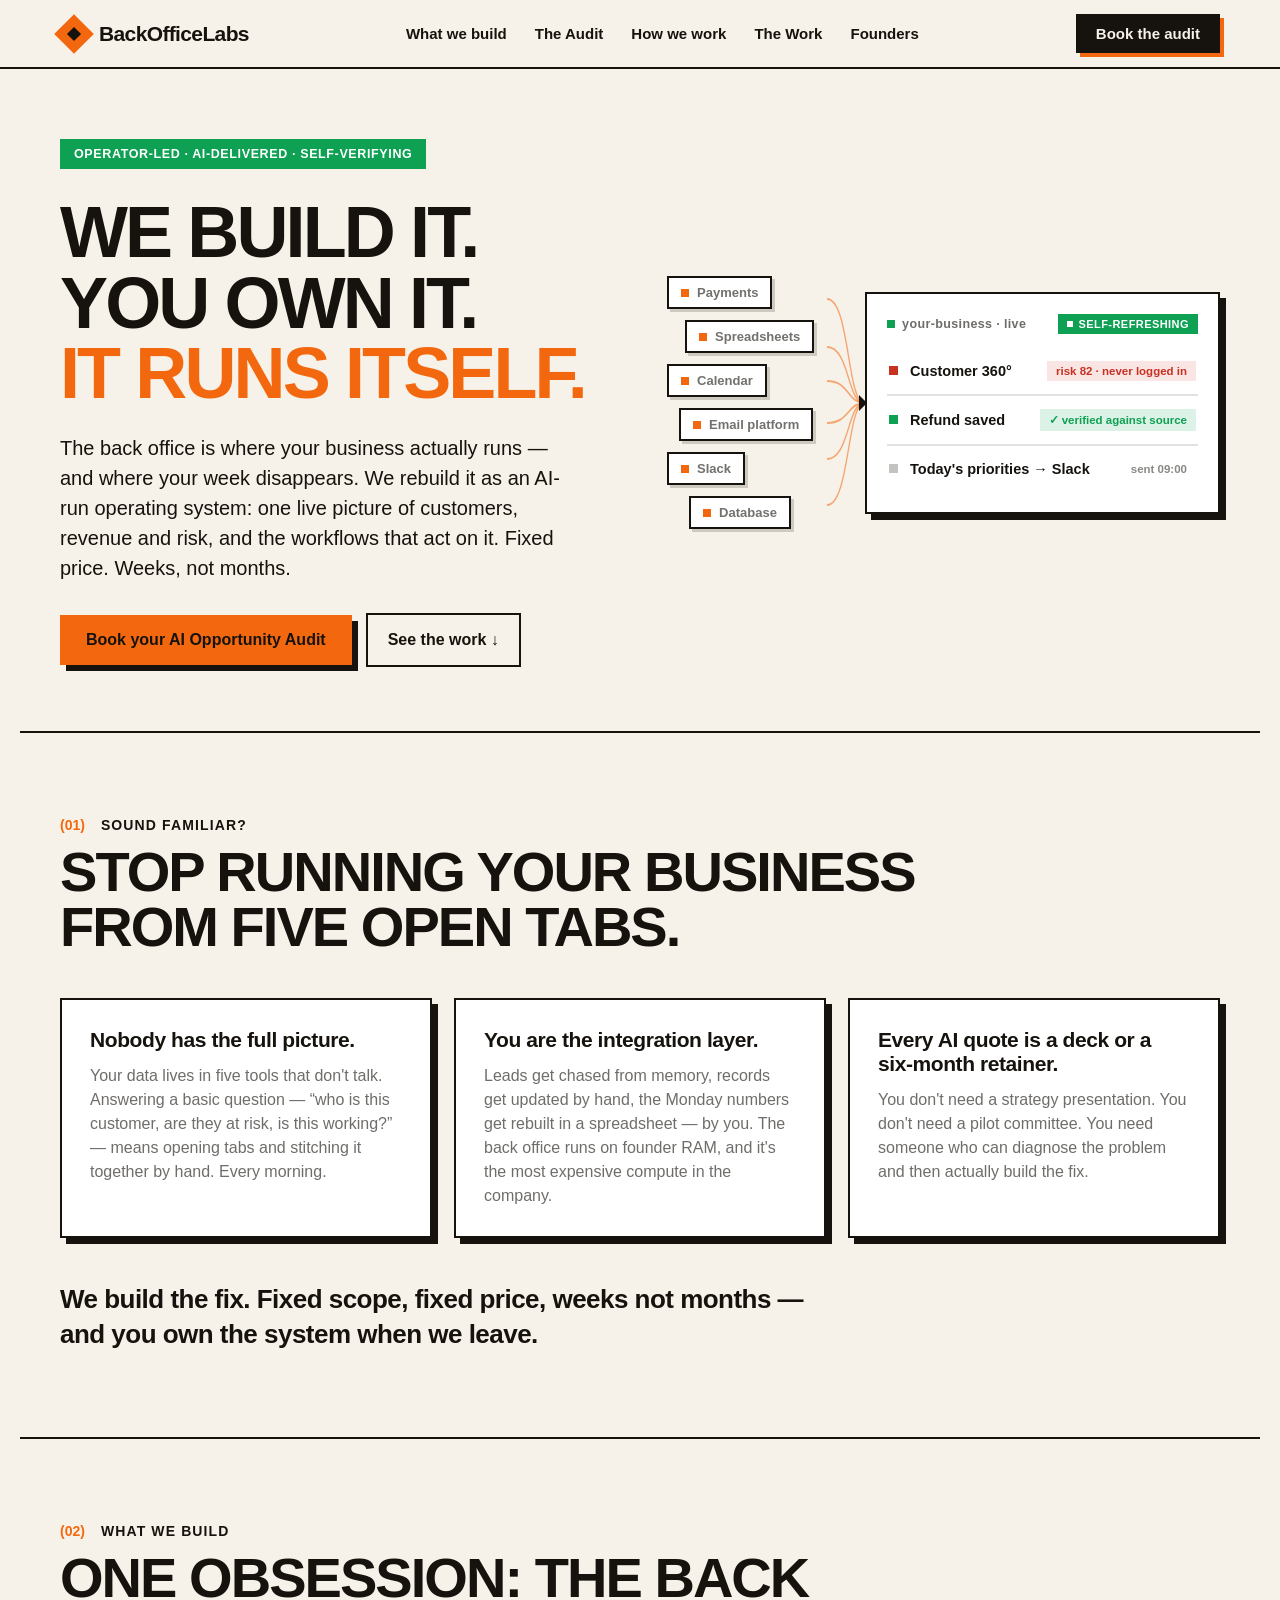
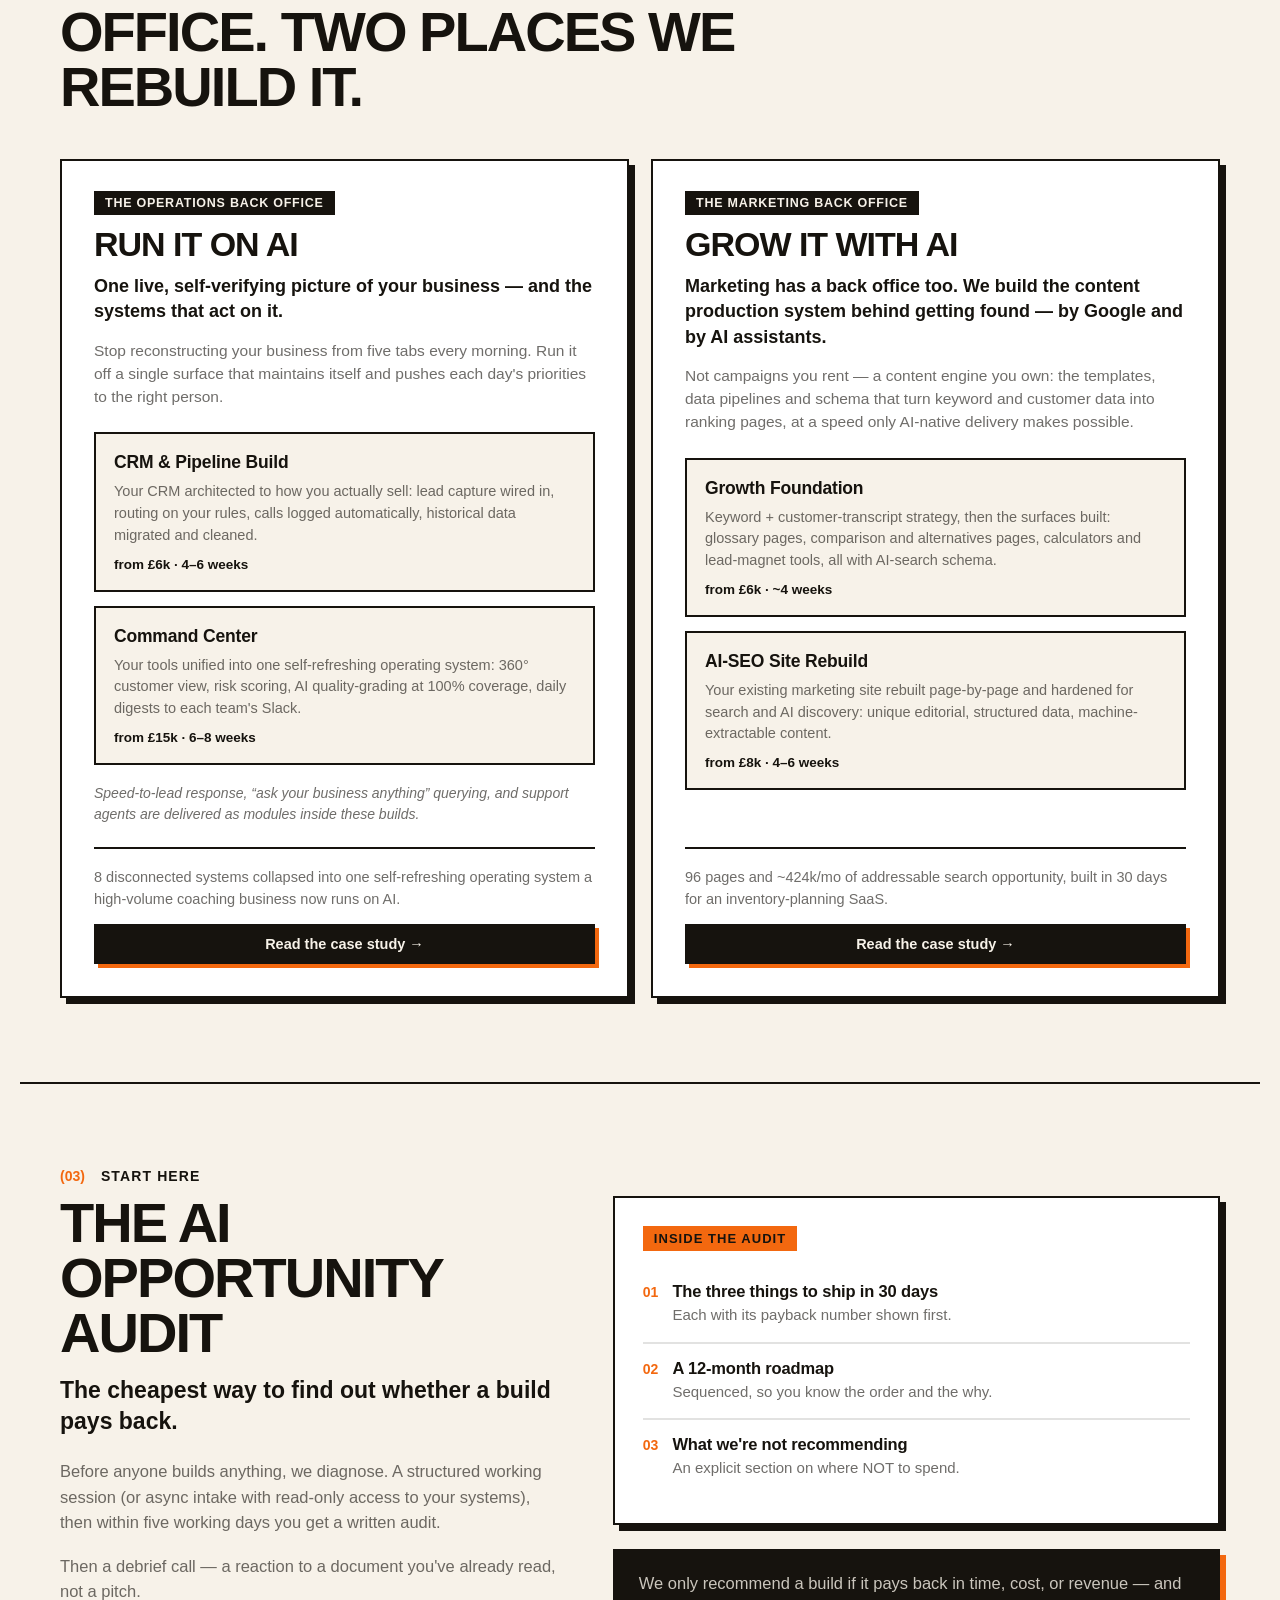
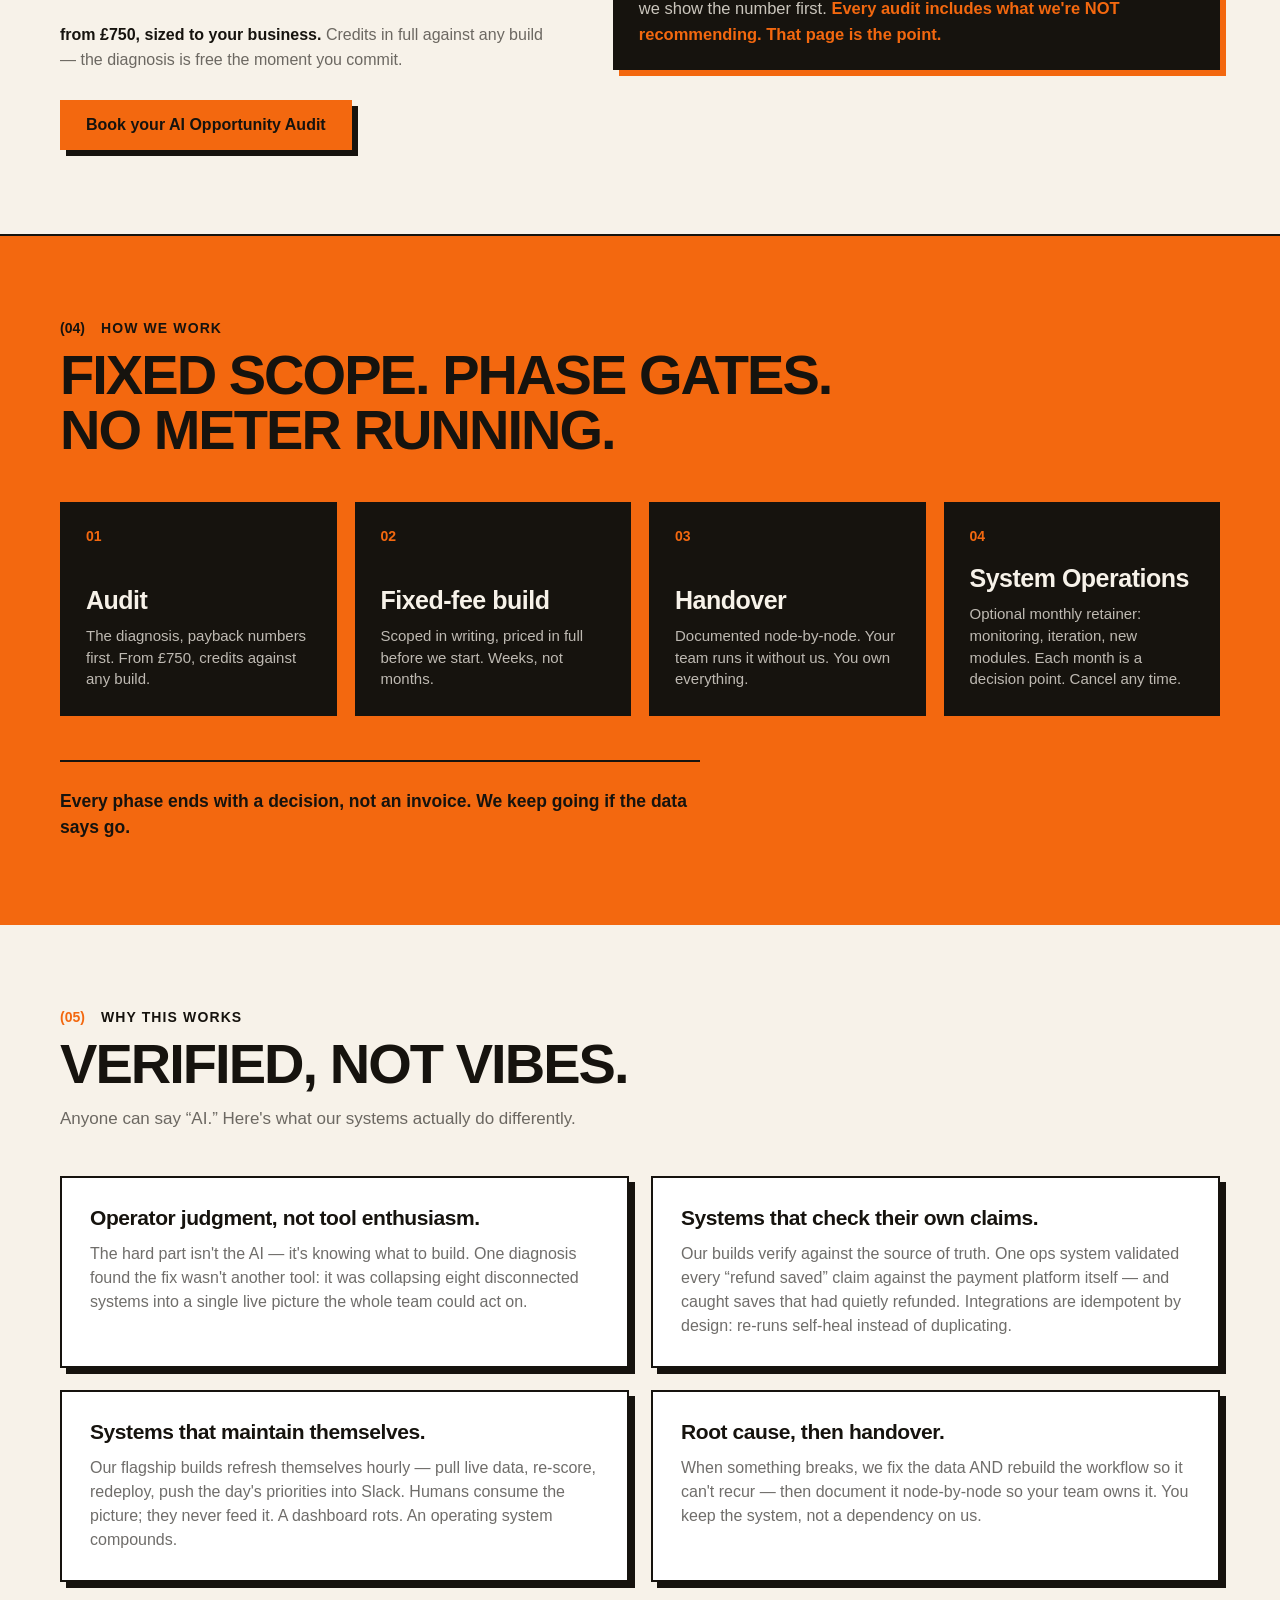
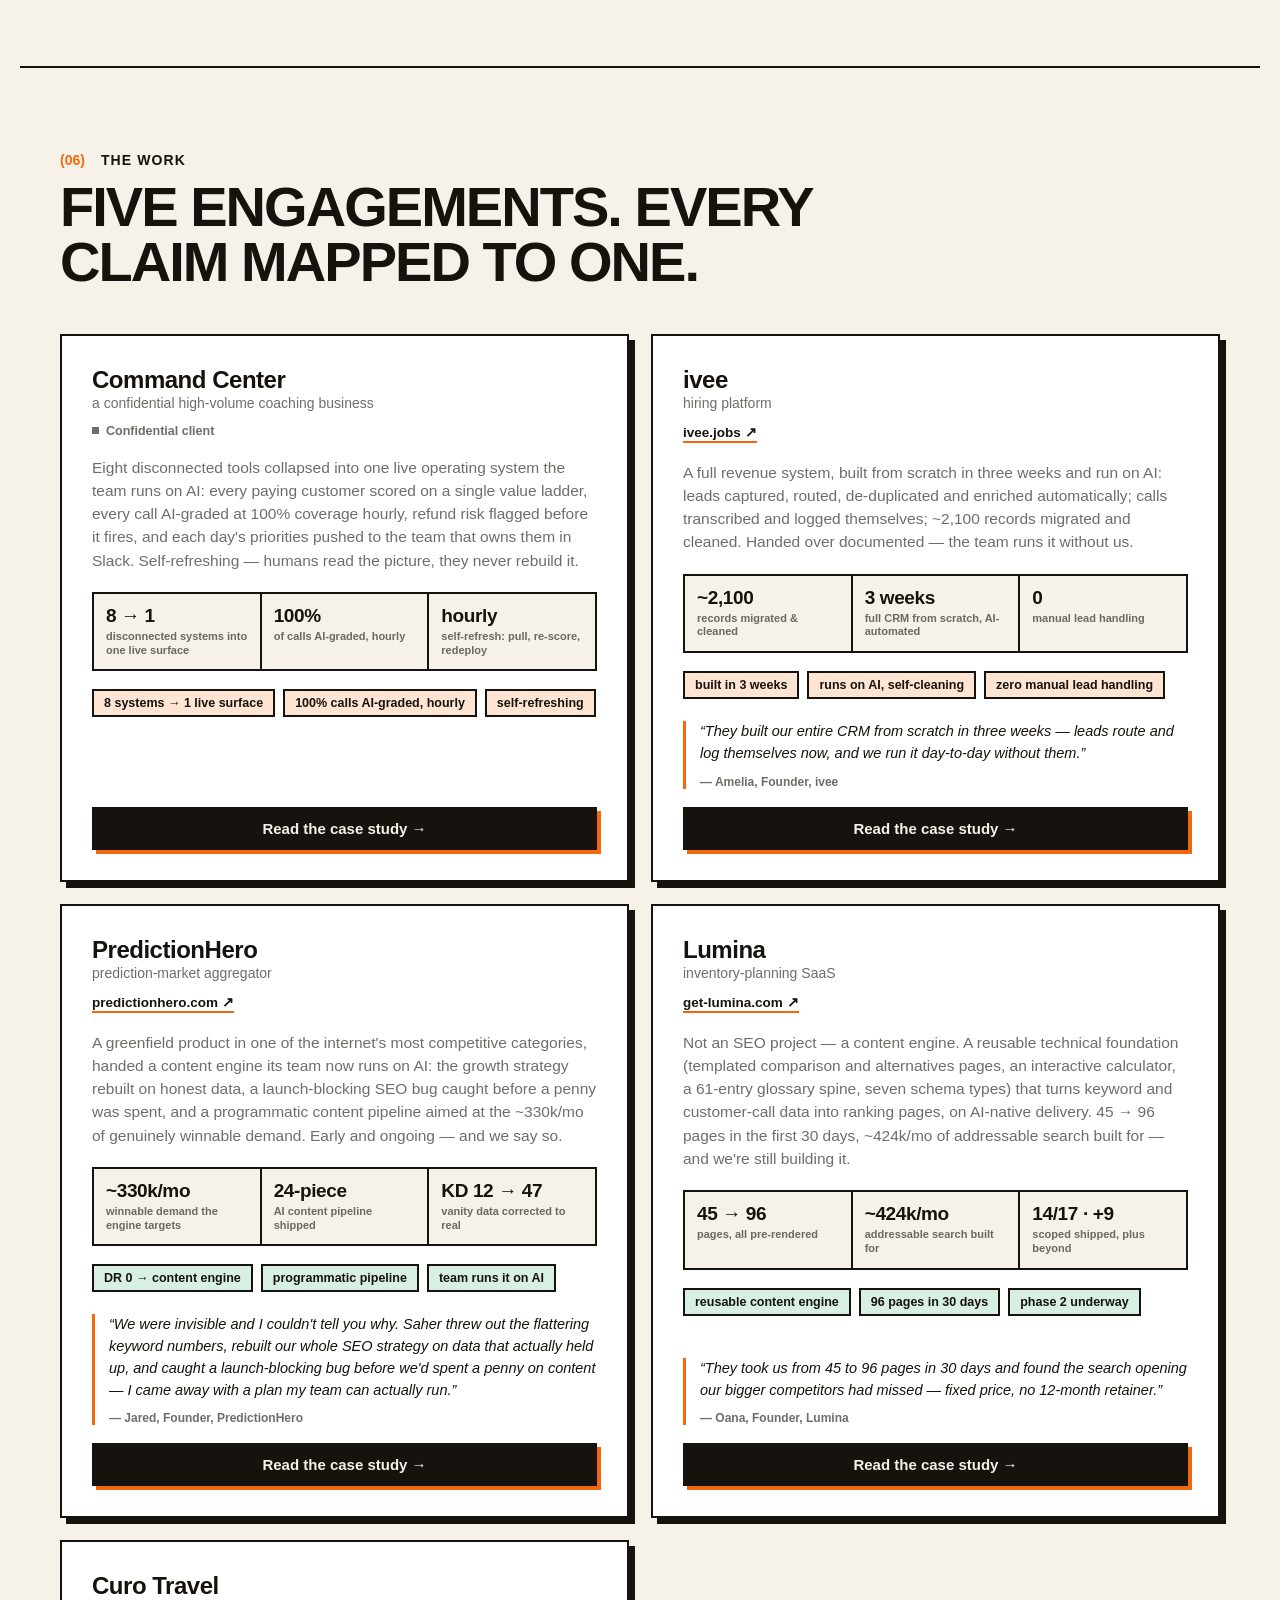
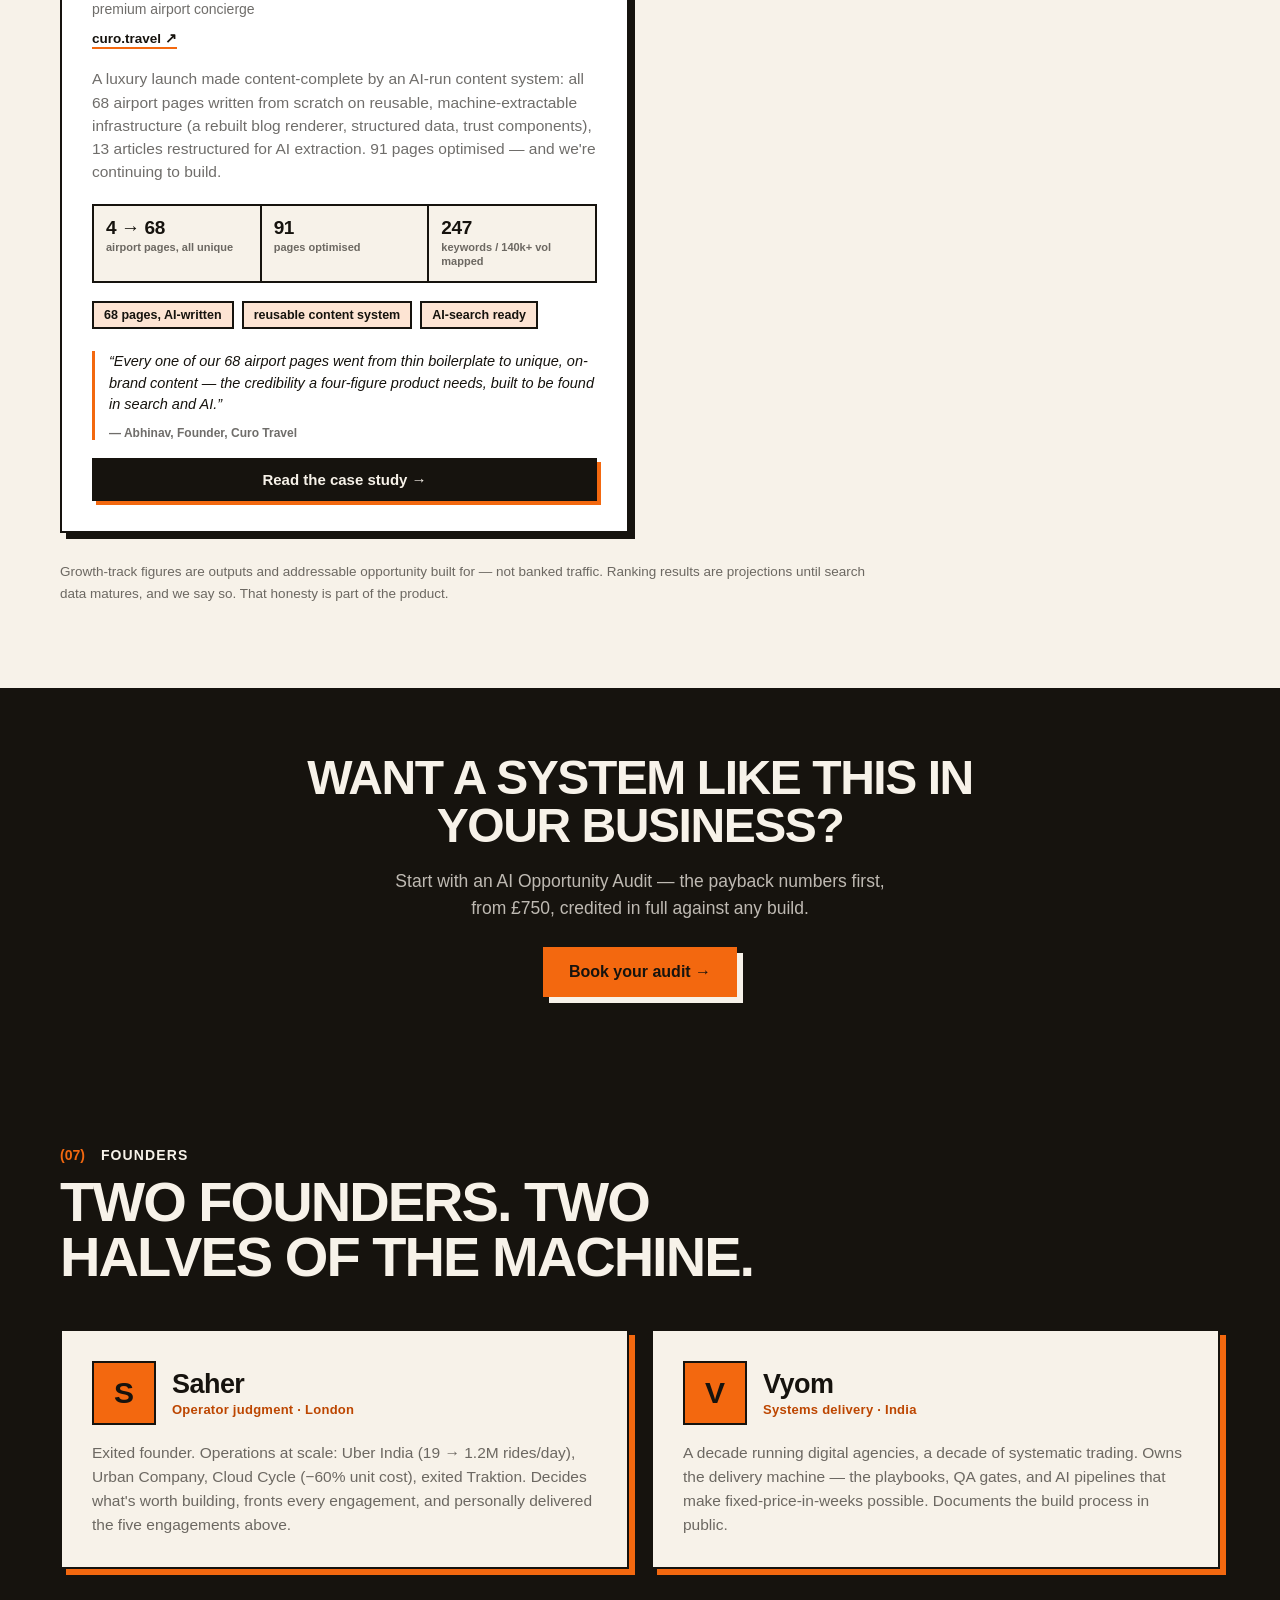
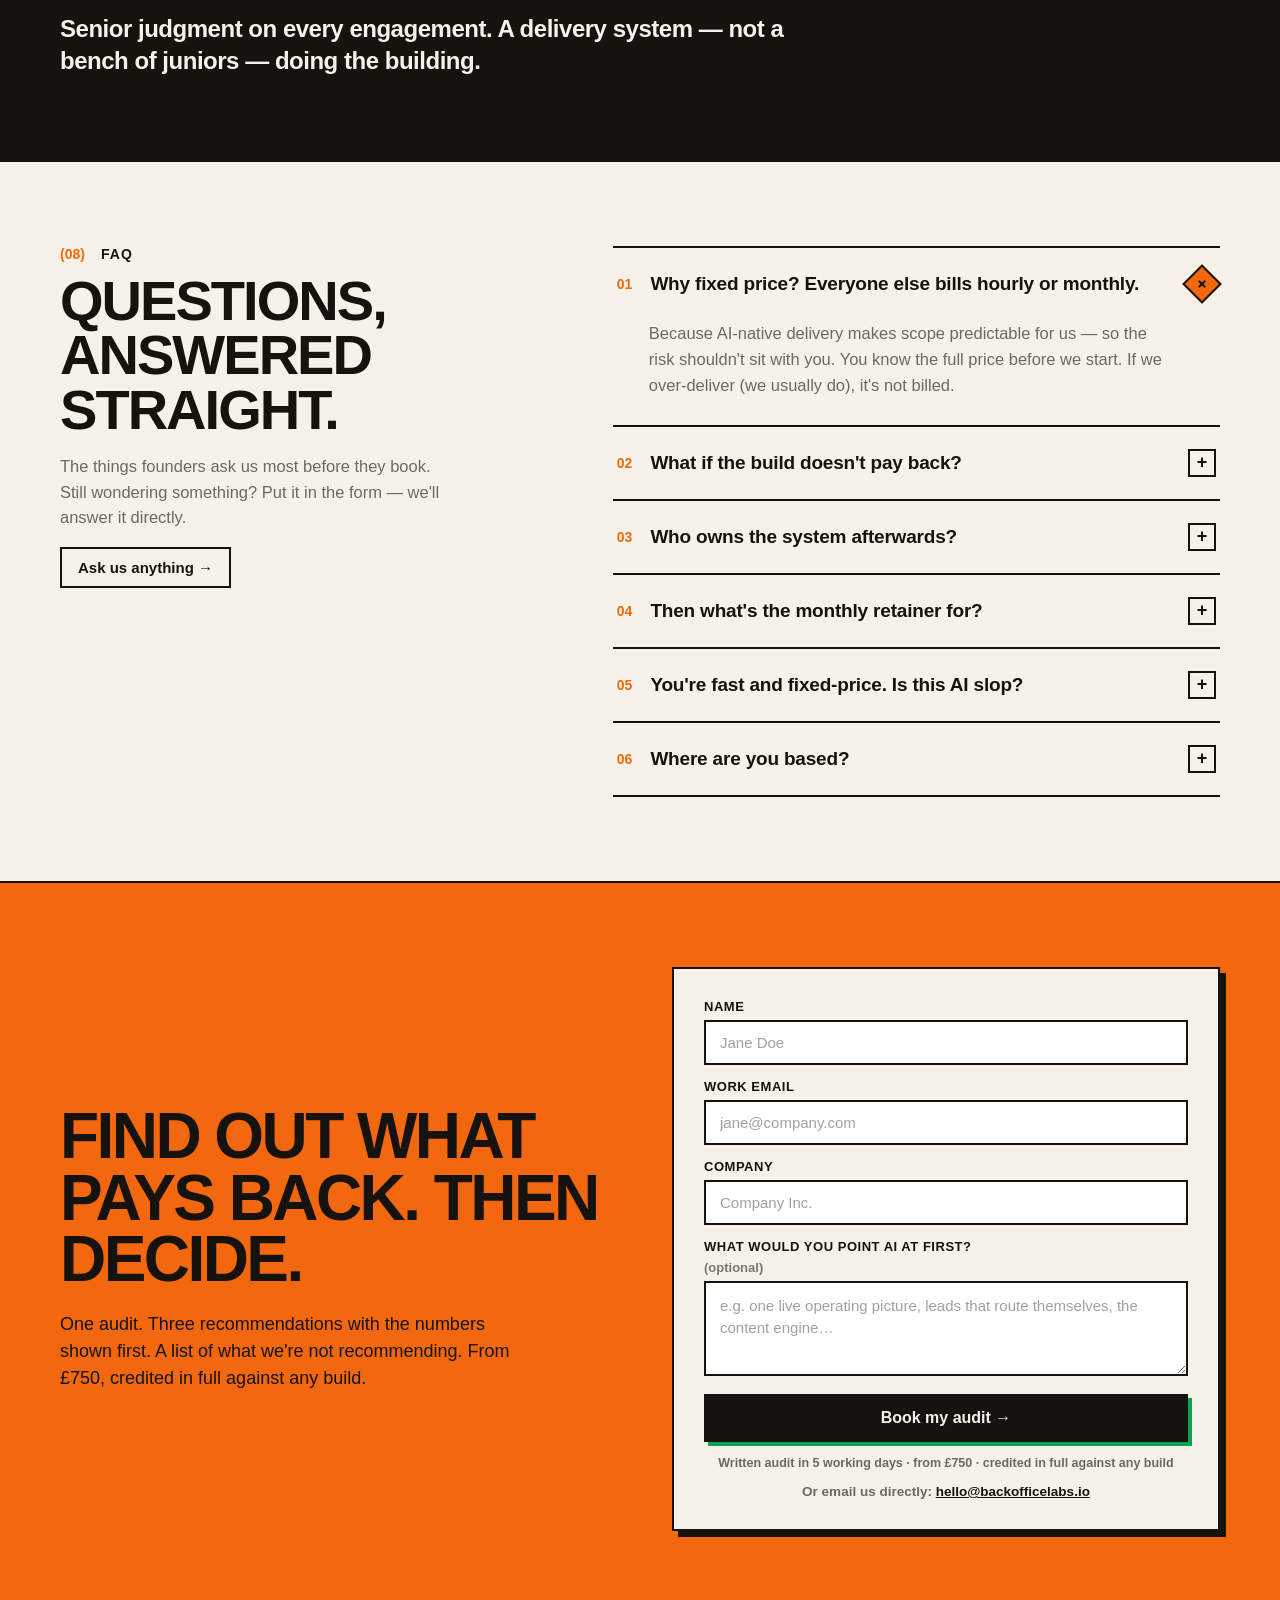
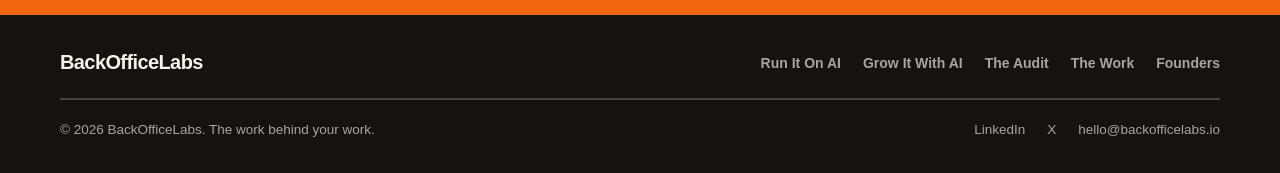
<file: index.html>
<!DOCTYPE html>
<html lang="en">
<head>
<meta charset="UTF-8">
<meta name="viewport" content="width=device-width, initial-scale=1.0">
<title>BackOfficeLabs — Your back office, run on AI</title>
<meta name="description" content="We rebuild the back office of founder-led businesses as AI-run systems — one live picture of customers, revenue and risk, and the workflows that act on it. Fixed price. Weeks, not months. You own the system.">
<meta property="og:type" content="website">
<meta property="og:title" content="BackOfficeLabs — Your back office, run on AI">
<meta property="og:description" content="We rebuild the back office of founder-led businesses as AI-run systems — one live picture of customers, revenue and risk, and the workflows that act on it. Fixed price. Weeks, not months. You own the system.">
<meta property="og:url" content="https://backofficelabs.io/">
<meta property="og:site_name" content="BackOfficeLabs">
<link rel="icon" href="data:image/svg+xml,%3Csvg viewBox='0 0 100 100' xmlns='http://www.w3.org/2000/svg'%3E%3Crect width='100' height='100' rx='16' fill='%23F7F2E9'/%3E%3Crect x='30' y='30' width='40' height='40' fill='oklch(0.68 0.19 45)' transform='rotate(45 50 50)'/%3E%3Crect x='44' y='44' width='12' height='12' fill='%2316130E'/%3E%3C/svg%3E">
<link rel="stylesheet" href="styles.css">
</head>
<body>

<!-- ================= NAV ================= -->
<header class="site-header" id="top">
  <input type="checkbox" id="nav-toggle" class="nav-toggle" aria-label="Toggle menu">
  <nav class="container nav">
    <a href="#top" class="brand">
      <span class="brand-mark"><span></span></span>
      <span class="brand-name">BackOfficeLabs</span>
    </a>
    <div class="navlinks">
      <a class="navlink" href="#tracks">What we build</a>
      <a class="navlink" href="#audit">The Audit</a>
      <a class="navlink" href="#process">How we work</a>
      <a class="navlink" href="#work">The Work</a>
      <a class="navlink" href="#founders">Founders</a>
    </div>
    <a href="#contact" class="btn btn-dark nav-cta">Book the audit</a>
    <label for="nav-toggle" class="burger" aria-label="Menu"><span></span><span></span><span></span></label>
  </nav>
  <div class="mobile-menu">
    <a href="#tracks">What we build</a>
    <a href="#audit">The Audit</a>
    <a href="#process">How we work</a>
    <a href="#work">The Work</a>
    <a href="#founders">Founders</a>
    <a href="#contact" class="btn btn-block">Book the audit</a>
  </div>
</header>

<!-- ================= HERO ================= -->
<section class="container hero">
  <div>
    <div class="hero-badge">Operator-led · AI-delivered · Self-verifying</div>
    <h1>We build it.<br>You own it.<br><span class="accent">It runs itself.</span></h1>
    <p class="hero-sub">The back office is where your business actually runs — and where your week disappears. We rebuild it as an AI-run operating system: one live picture of customers, revenue and risk, and the workflows that act on it. Fixed price. Weeks, not months.</p>
    <div class="hero-ctas">
      <a href="#contact" class="btn btn-accent">Book your AI Opportunity Audit</a>
      <a href="#work" class="btn btn-outline">See the work ↓</a>
    </div>
  </div>
  <div class="collapse" aria-hidden="true">
    <div class="chipcol">
      <span class="toolchip" style="animation-delay:0s"><span class="chipdot"></span>Payments</span>
      <span class="toolchip" style="margin-left:18px;animation-delay:.12s"><span class="chipdot"></span>Spreadsheets</span>
      <span class="toolchip" style="animation-delay:.24s"><span class="chipdot"></span>Calendar</span>
      <span class="toolchip" style="margin-left:12px;animation-delay:.36s"><span class="chipdot"></span>Email platform</span>
      <span class="toolchip" style="animation-delay:.48s"><span class="chipdot"></span>Slack</span>
      <span class="toolchip" style="margin-left:22px;animation-delay:.6s"><span class="chipdot"></span>Database</span>
    </div>
    <svg class="cvg" viewBox="0 0 60 260" preserveAspectRatio="none" aria-hidden="true">
      <path d="M0 26 C 34 26, 30 130, 56 130" fill="none" stroke="oklch(0.68 0.19 45 / 0.55)" stroke-width="2"/>
      <path d="M0 74 C 34 74, 30 130, 56 130" fill="none" stroke="oklch(0.68 0.19 45 / 0.55)" stroke-width="2"/>
      <path d="M0 108 C 34 108, 30 130, 56 130" fill="none" stroke="oklch(0.68 0.19 45 / 0.55)" stroke-width="2"/>
      <path d="M0 150 C 34 150, 30 130, 56 130" fill="none" stroke="oklch(0.68 0.19 45 / 0.55)" stroke-width="2"/>
      <path d="M0 186 C 34 186, 30 130, 56 130" fill="none" stroke="oklch(0.68 0.19 45 / 0.55)" stroke-width="2"/>
      <path d="M0 232 C 34 232, 30 130, 56 130" fill="none" stroke="oklch(0.68 0.19 45 / 0.55)" stroke-width="2"/>
      <path d="M48 122 L60 130 L48 138 Z" fill="#16130E"/>
    </svg>
    <div class="osurface">
      <div class="os-head">
        <span class="os-live"><span class="livedot"></span>your-business · live</span>
        <span class="os-refresh"><span class="refreshdot"></span>self-refreshing</span>
      </div>
      <div>
        <div class="osrow" style="animation-delay:1s">
          <span class="osdot" style="background:oklch(0.55 0.19 30)"></span>
          <span class="ostitle">Customer 360°</span>
          <span class="ostag tag-risk">risk 82 · never logged in</span>
        </div>
        <div class="osrow" style="animation-delay:3.4s">
          <span class="osdot" style="background:oklch(0.62 0.16 152)"></span>
          <span class="ostitle">Refund saved</span>
          <span class="ostag tag-ok">✓ verified against source</span>
        </div>
        <div class="osrow" style="animation-delay:5.8s">
          <span class="osdot" style="background:rgba(22,19,14,0.5);opacity:.5"></span>
          <span class="ostitle">Today's priorities → Slack</span>
          <span class="ostag tag-mute">sent 09:00</span>
        </div>
      </div>
    </div>
  </div>
</section>

<!-- ================= PROBLEM ================= -->
<section id="problem" class="container section bt">
  <div class="label"><span class="n">(01)</span><span class="t">Sound familiar?</span></div>
  <h2 class="h2" style="max-width:860px">Stop running your business from five open tabs.</h2>
  <div class="grid3">
    <div class="card pcard">
      <h3>Nobody has the full picture.</h3>
      <p>Your data lives in five tools that don't talk. Answering a basic question — “who is this customer, are they at risk, is this working?” — means opening tabs and stitching it together by hand. Every morning.</p>
    </div>
    <div class="card pcard">
      <h3>You are the integration layer.</h3>
      <p>Leads get chased from memory, records get updated by hand, the Monday numbers get rebuilt in a spreadsheet — by you. The back office runs on founder RAM, and it's the most expensive compute in the company.</p>
    </div>
    <div class="card pcard">
      <h3>Every AI quote is a deck or a six-month retainer.</h3>
      <p>You don't need a strategy presentation. You don't need a pilot committee. You need someone who can diagnose the problem and then actually build the fix.</p>
    </div>
  </div>
  <p class="closer">We build the fix. Fixed scope, fixed price, weeks not months — and you own the system when we leave.</p>
</section>

<!-- ================= TWO TRACKS ================= -->
<section id="tracks" class="container section bt">
  <div class="label"><span class="n">(02)</span><span class="t">What we build</span></div>
  <h2 class="h2" style="max-width:820px">One obsession: the back office. Two places we rebuild it.</h2>
  <div class="grid2">
    <div class="card track">
      <div><span class="track-tag">The operations back office</span></div>
      <h3>Run it on AI</h3>
      <p class="track-tagline">One live, self-verifying picture of your business — and the systems that act on it.</p>
      <p class="track-body">Stop reconstructing your business from five tabs every morning. Run it off a single surface that maintains itself and pushes each day's priorities to the right person.</p>
      <div class="builds">
        <div class="build">
          <div class="bname">CRM &amp; Pipeline Build</div>
          <p>Your CRM architected to how you actually sell: lead capture wired in, routing on your rules, calls logged automatically, historical data migrated and cleaned.</p>
          <div class="bmeta">from £6k · 4–6 weeks</div>
        </div>
        <div class="build">
          <div class="bname">Command Center</div>
          <p>Your tools unified into one self-refreshing operating system: 360° customer view, risk scoring, AI quality-grading at 100% coverage, daily digests to each team's Slack.</p>
          <div class="bmeta">from £15k · 6–8 weeks</div>
        </div>
      </div>
      <p class="track-note">Speed-to-lead response, “ask your business anything” querying, and support agents are delivered as modules inside these builds.</p>
      <div class="track-foot">
        <p>8 disconnected systems collapsed into one self-refreshing operating system a high-volume coaching business now runs on AI.</p>
        <a href="case-studies/command-center/" class="btn btn-block">Read the case study →</a>
      </div>
    </div>
    <div class="card track">
      <div><span class="track-tag">The marketing back office</span></div>
      <h3>Grow it with AI</h3>
      <p class="track-tagline">Marketing has a back office too. We build the content production system behind getting found — by Google and by AI assistants.</p>
      <p class="track-body">Not campaigns you rent — a content engine you own: the templates, data pipelines and schema that turn keyword and customer data into ranking pages, at a speed only AI-native delivery makes possible.</p>
      <div class="builds">
        <div class="build">
          <div class="bname">Growth Foundation</div>
          <p>Keyword + customer-transcript strategy, then the surfaces built: glossary pages, comparison and alternatives pages, calculators and lead-magnet tools, all with AI-search schema.</p>
          <div class="bmeta">from £6k · ~4 weeks</div>
        </div>
        <div class="build">
          <div class="bname">AI-SEO Site Rebuild</div>
          <p>Your existing marketing site rebuilt page-by-page and hardened for search and AI discovery: unique editorial, structured data, machine-extractable content.</p>
          <div class="bmeta">from £8k · 4–6 weeks</div>
        </div>
      </div>
      <div class="track-foot">
        <p>96 pages and ~424k/mo of addressable search opportunity, built in 30 days for an inventory-planning SaaS.</p>
        <a href="case-studies/lumina/" class="btn btn-block">Read the case study →</a>
      </div>
    </div>
  </div>
</section>

<!-- ================= THE AUDIT ================= -->
<section id="audit" class="container section bt">
  <div class="label"><span class="n">(03)</span><span class="t">Start here</span></div>
  <div class="split">
    <div>
      <h2 class="h2" style="margin-bottom:14px">The AI Opportunity Audit</h2>
      <p class="audit-lede">The cheapest way to find out whether a build pays back.</p>
      <p class="audit-p">Before anyone builds anything, we diagnose. A structured working session (or async intake with read-only access to your systems), then within five working days you get a written audit.</p>
      <p class="audit-p">Then a debrief call — a reaction to a document you've already read, not a pitch.</p>
      <p class="audit-price"><strong>from £750, sized to your business.</strong> <span class="muted">Credits in full against any build — the diagnosis is free the moment you commit.</span></p>
      <a href="#contact" class="btn btn-accent">Book your AI Opportunity Audit</a>
    </div>
    <div>
      <div class="audit-box">
        <div class="audit-box-tag">Inside the audit</div>
        <div>
          <div class="audit-item">
            <span class="num">01</span>
            <div><div class="it">The three things to ship in 30 days</div><div class="id">Each with its payback number shown first.</div></div>
          </div>
          <div class="audit-item">
            <span class="num">02</span>
            <div><div class="it">A 12-month roadmap</div><div class="id">Sequenced, so you know the order and the why.</div></div>
          </div>
          <div class="audit-item">
            <span class="num">03</span>
            <div><div class="it">What we're not recommending</div><div class="id">An explicit section on where NOT to spend.</div></div>
          </div>
        </div>
      </div>
      <div class="audit-callout">
        <p>We only recommend a build if it pays back in time, cost, or revenue — and we show the number first. <strong>Every audit includes what we're NOT recommending. That page is the point.</strong></p>
      </div>
    </div>
  </div>
</section>

<!-- ================= HOW WE WORK ================= -->
<section id="process" class="process">
  <div class="container section">
    <div class="label"><span class="n invert">(04)</span><span class="t">How we work</span></div>
    <h2 class="h2" style="max-width:800px">Fixed scope. Phase gates. No meter running.</h2>
    <div class="steps4">
      <div class="step">
        <span class="num">01</span>
        <h3>Audit</h3>
        <p>The diagnosis, payback numbers first. From £750, credits against any build.</p>
      </div>
      <div class="step">
        <span class="num">02</span>
        <h3>Fixed-fee build</h3>
        <p>Scoped in writing, priced in full before we start. Weeks, not months.</p>
      </div>
      <div class="step">
        <span class="num">03</span>
        <h3>Handover</h3>
        <p>Documented node-by-node. Your team runs it without us. You own everything.</p>
      </div>
      <div class="step">
        <span class="num">04</span>
        <h3>System Operations</h3>
        <p>Optional monthly retainer: monitoring, iteration, new modules. Each month is a decision point. Cancel any time.</p>
      </div>
    </div>
    <p class="process-closer">Every phase ends with a decision, not an invoice. We keep going if the data says go.</p>
  </div>
</section>

<!-- ================= THE MECHANISM ================= -->
<section id="mechanism" class="container section">
  <div class="label"><span class="n">(05)</span><span class="t">Why this works</span></div>
  <h2 class="h2" style="margin-bottom:14px">Verified, not vibes.</h2>
  <p class="mech-lede">Anyone can say “AI.” Here's what our systems actually do differently.</p>
  <div class="grid2">
    <div class="card pcard">
      <h3>Operator judgment, not tool enthusiasm.</h3>
      <p>The hard part isn't the AI — it's knowing what to build. One diagnosis found the fix wasn't another tool: it was collapsing eight disconnected systems into a single live picture the whole team could act on.</p>
    </div>
    <div class="card pcard">
      <h3>Systems that check their own claims.</h3>
      <p>Our builds verify against the source of truth. One ops system validated every “refund saved” claim against the payment platform itself — and caught saves that had quietly refunded. Integrations are idempotent by design: re-runs self-heal instead of duplicating.</p>
    </div>
    <div class="card pcard">
      <h3>Systems that maintain themselves.</h3>
      <p>Our flagship builds refresh themselves hourly — pull live data, re-score, redeploy, push the day's priorities into Slack. Humans consume the picture; they never feed it. A dashboard rots. An operating system compounds.</p>
    </div>
    <div class="card pcard">
      <h3>Root cause, then handover.</h3>
      <p>When something breaks, we fix the data AND rebuild the workflow so it can't recur — then document it node-by-node so your team owns it. You keep the system, not a dependency on us.</p>
    </div>
  </div>
</section>

<!-- ================= THE WORK ================= -->
<section id="work" class="container section bt">
  <div class="label"><span class="n">(06)</span><span class="t">The work</span></div>
  <h2 class="h2" style="max-width:820px">Five engagements. Every claim mapped to one.</h2>
  <div class="grid2">

    <div class="card wcard">
      <div>
        <h3>Command Center</h3>
        <span class="wsub">a confidential high-volume coaching business</span>
      </div>
      <span class="wconf"><span class="dot"></span>Confidential client</span>
      <p class="wresult">Eight disconnected tools collapsed into one live operating system the team runs on AI: every paying customer scored on a single value ladder, every call AI-graded at 100% coverage hourly, refund risk flagged before it fires, and each day's priorities pushed to the team that owns them in Slack. Self-refreshing — humans read the picture, they never rebuild it.</p>
      <div class="wmetrics">
        <div class="wmetric"><div class="v">8 → 1</div><div class="l">disconnected systems into one live surface</div></div>
        <div class="wmetric"><div class="v">100%</div><div class="l">of calls AI-graded, hourly</div></div>
        <div class="wmetric"><div class="v">hourly</div><div class="l">self-refresh: pull, re-score, redeploy</div></div>
      </div>
      <div class="wchips">
        <span class="wchip chip-a">8 systems → 1 live surface</span>
        <span class="wchip chip-a">100% calls AI-graded, hourly</span>
        <span class="wchip chip-a">self-refreshing</span>
      </div>
      <div class="wfoot">
        <a href="case-studies/command-center/" class="btn btn-block">Read the case study →</a>
      </div>
    </div>

    <div class="card wcard">
      <div>
        <h3>ivee</h3>
        <span class="wsub">hiring platform</span>
      </div>
      <a href="https://ivee.jobs" target="_blank" rel="noopener noreferrer" class="wlink">ivee.jobs ↗</a>
      <p class="wresult">A full revenue system, built from scratch in three weeks and run on AI: leads captured, routed, de-duplicated and enriched automatically; calls transcribed and logged themselves; ~2,100 records migrated and cleaned. Handed over documented — the team runs it without us.</p>
      <div class="wmetrics">
        <div class="wmetric"><div class="v">~2,100</div><div class="l">records migrated &amp; cleaned</div></div>
        <div class="wmetric"><div class="v">3 weeks</div><div class="l">full CRM from scratch, AI-automated</div></div>
        <div class="wmetric"><div class="v">0</div><div class="l">manual lead handling</div></div>
      </div>
      <div class="wchips">
        <span class="wchip chip-a">built in 3 weeks</span>
        <span class="wchip chip-a">runs on AI, self-cleaning</span>
        <span class="wchip chip-a">zero manual lead handling</span>
      </div>
      <div class="wfoot">
        <div class="wquote">
          <p>“They built our entire CRM from scratch in three weeks — leads route and log themselves now, and we run it day-to-day without them.”</p>
          <div class="attr">— Amelia, Founder, ivee</div>
        </div>
        <a href="case-studies/ivee/" class="btn btn-block">Read the case study →</a>
      </div>
    </div>

    <div class="card wcard">
      <div>
        <h3>PredictionHero</h3>
        <span class="wsub">prediction-market aggregator</span>
      </div>
      <a href="https://predictionhero.com" target="_blank" rel="noopener noreferrer" class="wlink">predictionhero.com ↗</a>
      <p class="wresult">A greenfield product in one of the internet's most competitive categories, handed a content engine its team now runs on AI: the growth strategy rebuilt on honest data, a launch-blocking SEO bug caught before a penny was spent, and a programmatic content pipeline aimed at the ~330k/mo of genuinely winnable demand. Early and ongoing — and we say so.</p>
      <div class="wmetrics">
        <div class="wmetric"><div class="v">~330k/mo</div><div class="l">winnable demand the engine targets</div></div>
        <div class="wmetric"><div class="v">24-piece</div><div class="l">AI content pipeline shipped</div></div>
        <div class="wmetric"><div class="v">KD 12 → 47</div><div class="l">vanity data corrected to real</div></div>
      </div>
      <div class="wchips">
        <span class="wchip chip-b">DR 0 → content engine</span>
        <span class="wchip chip-b">programmatic pipeline</span>
        <span class="wchip chip-b">team runs it on AI</span>
      </div>
      <div class="wfoot">
        <div class="wquote">
          <p>“We were invisible and I couldn't tell you why. Saher threw out the flattering keyword numbers, rebuilt our whole SEO strategy on data that actually held up, and caught a launch-blocking bug before we'd spent a penny on content — I came away with a plan my team can actually run.”</p>
          <div class="attr">— Jared, Founder, PredictionHero</div>
        </div>
        <a href="case-studies/predictionhero/" class="btn btn-block">Read the case study →</a>
      </div>
    </div>

    <div class="card wcard">
      <div>
        <h3>Lumina</h3>
        <span class="wsub">inventory-planning SaaS</span>
      </div>
      <a href="https://www.get-lumina.com/" target="_blank" rel="noopener noreferrer" class="wlink">get-lumina.com ↗</a>
      <p class="wresult">Not an SEO project — a content engine. A reusable technical foundation (templated comparison and alternatives pages, an interactive calculator, a 61-entry glossary spine, seven schema types) that turns keyword and customer-call data into ranking pages, on AI-native delivery. 45 → 96 pages in the first 30 days, ~424k/mo of addressable search built for — and we're still building it.</p>
      <div class="wmetrics">
        <div class="wmetric"><div class="v">45 → 96</div><div class="l">pages, all pre-rendered</div></div>
        <div class="wmetric"><div class="v">~424k/mo</div><div class="l">addressable search built for</div></div>
        <div class="wmetric"><div class="v">14/17 · +9</div><div class="l">scoped shipped, plus beyond</div></div>
      </div>
      <div class="wchips">
        <span class="wchip chip-b">reusable content engine</span>
        <span class="wchip chip-b">96 pages in 30 days</span>
        <span class="wchip chip-b">phase 2 underway</span>
      </div>
      <div class="wfoot">
        <div class="wquote">
          <p>“They took us from 45 to 96 pages in 30 days and found the search opening our bigger competitors had missed — fixed price, no 12-month retainer.”</p>
          <div class="attr">— Oana, Founder, Lumina</div>
        </div>
        <a href="case-studies/lumina/" class="btn btn-block">Read the case study →</a>
      </div>
    </div>

    <div class="card wcard">
      <div>
        <h3>Curo Travel</h3>
        <span class="wsub">premium airport concierge</span>
      </div>
      <a href="https://curo.travel" target="_blank" rel="noopener noreferrer" class="wlink">curo.travel ↗</a>
      <p class="wresult">A luxury launch made content-complete by an AI-run content system: all 68 airport pages written from scratch on reusable, machine-extractable infrastructure (a rebuilt blog renderer, structured data, trust components), 13 articles restructured for AI extraction. 91 pages optimised — and we're continuing to build.</p>
      <div class="wmetrics">
        <div class="wmetric"><div class="v">4 → 68</div><div class="l">airport pages, all unique</div></div>
        <div class="wmetric"><div class="v">91</div><div class="l">pages optimised</div></div>
        <div class="wmetric"><div class="v">247</div><div class="l">keywords / 140k+ vol mapped</div></div>
      </div>
      <div class="wchips">
        <span class="wchip chip-a">68 pages, AI-written</span>
        <span class="wchip chip-a">reusable content system</span>
        <span class="wchip chip-a">AI-search ready</span>
      </div>
      <div class="wfoot">
        <div class="wquote">
          <p>“Every one of our 68 airport pages went from thin boilerplate to unique, on-brand content — the credibility a four-figure product needs, built to be found in search and AI.”</p>
          <div class="attr">— Abhinav, Founder, Curo Travel</div>
        </div>
        <a href="case-studies/curo-travel/" class="btn btn-block">Read the case study →</a>
      </div>
    </div>

  </div>
  <p class="work-disclaimer">Growth-track figures are outputs and addressable opportunity built for — not banked traffic. Ranking results are projections until search data matures, and we say so. That honesty is part of the product.</p>
</section>

<!-- ================= CASE STUDY CTA ================= -->
<section class="cs-cta">
  <div class="container cs-cta-inner">
    <h3>Want a system like this in your business?</h3>
    <p>Start with an AI Opportunity Audit — the payback numbers first, from £750, credited in full against any build.</p>
    <a href="#contact" class="btn btn-accent">Book your audit →</a>
  </div>
</section>

<!-- ================= FOUNDERS ================= -->
<section id="founders" class="founders">
  <div class="container section">
    <div class="label"><span class="n">(07)</span><span class="t">Founders</span></div>
    <h2 class="h2" style="max-width:720px">Two founders. Two halves of the machine.</h2>
    <div class="grid2">
      <div class="fcard">
        <div class="fhead">
          <div class="fmark" aria-hidden="true">S</div>
          <div>
            <div class="fname">Saher</div>
            <div class="frole">Operator judgment · London</div>
          </div>
        </div>
        <p class="fbio">Exited founder. Operations at scale: Uber India (19 → 1.2M rides/day), Urban Company, Cloud Cycle (−60% unit cost), exited Traktion. Decides what's worth building, fronts every engagement, and personally delivered the five engagements above.</p>
      </div>
      <div class="fcard">
        <div class="fhead">
          <div class="fmark" aria-hidden="true">V</div>
          <div>
            <div class="fname">Vyom</div>
            <div class="frole">Systems delivery · India</div>
          </div>
        </div>
        <p class="fbio">A decade running digital agencies, a decade of systematic trading. Owns the delivery machine — the playbooks, QA gates, and AI pipelines that make fixed-price-in-weeks possible. Documents the build process in public.</p>
      </div>
    </div>
    <p class="founders-closer">Senior judgment on every engagement. A delivery system — not a bench of juniors — doing the building.</p>
  </div>
</section>

<!-- ================= FAQ ================= -->
<section id="faq" class="container section">
  <div class="split">
    <div>
      <div class="label"><span class="n">(08)</span><span class="t">FAQ</span></div>
      <h2 class="h2" style="margin-bottom:16px">Questions, answered straight.</h2>
      <p class="faq-lede">The things founders ask us most before they book. Still wondering something? Put it in the form — we'll answer it directly.</p>
      <a href="#contact" class="btn faq-ask">Ask us anything →</a>
    </div>
    <div class="faq">
      <details open>
        <summary><span class="num">01</span><span class="q">Why fixed price? Everyone else bills hourly or monthly.</span><span class="plus">+</span></summary>
        <p class="a">Because AI-native delivery makes scope predictable for us — so the risk shouldn't sit with you. You know the full price before we start. If we over-deliver (we usually do), it's not billed.</p>
      </details>
      <details>
        <summary><span class="num">02</span><span class="q">What if the build doesn't pay back?</span><span class="plus">+</span></summary>
        <p class="a">Then we won't recommend it. The audit shows the payback number — in time, cost, or revenue — before any build is proposed, and includes what we're NOT recommending. If nothing pays back, the audit says so and you've spent £750 to avoid a £15k mistake.</p>
      </details>
      <details>
        <summary><span class="num">03</span><span class="q">Who owns the system afterwards?</span><span class="plus">+</span></summary>
        <p class="a">You do. Every engagement ends with a documented handover — architecture, workflows node-by-node, troubleshooting — so your team runs it in-house. No dependency on us by design.</p>
      </details>
      <details>
        <summary><span class="num">04</span><span class="q">Then what's the monthly retainer for?</span><span class="plus">+</span></summary>
        <p class="a">System Operations is optional and offered only at handover: monitoring, iteration, and new modules as you grow. Monthly, cancel any time — each month is a decision point, same as our build phases. It exists because systems compound when someone keeps improving them, not because you can't run yours.</p>
      </details>
      <details>
        <summary><span class="num">05</span><span class="q">You're fast and fixed-price. Is this AI slop?</span><span class="plus">+</span></summary>
        <p class="a">The opposite — verification is the product. Our systems check their own claims against the source of truth, integrations self-heal instead of duplicating, and every deliverable passes QA gates before you see it. Fast is a property of the delivery model, not of the quality bar.</p>
      </details>
      <details>
        <summary><span class="num">06</span><span class="q">Where are you based?</span><span class="plus">+</span></summary>
        <p class="a">London and India. Engagements are fronted from London; delivery runs on our systems and playbooks. It's part of how team-scale output ships at these prices.</p>
      </details>
    </div>
  </div>
</section>

<!-- ================= CONTACT ================= -->
<section id="contact" class="contact">
  <div class="container section split-rev">
    <div>
      <h2>Find out what pays back. Then decide.</h2>
      <p class="contact-lede">One audit. Three recommendations with the numbers shown first. A list of what we're not recommending. From £750, credited in full against any build.</p>
    </div>
    <form class="cform" action="mailto:hello@backofficelabs.io" method="post" enctype="text/plain">
      <label>Name
        <input type="text" name="Name" placeholder="Jane Doe" required>
      </label>
      <label>Work email
        <input type="email" name="Email" placeholder="jane@company.com" required>
      </label>
      <label>Company
        <input type="text" name="Company" placeholder="Company Inc." required>
      </label>
      <label>What would you point AI at first? <span class="opt">(optional)</span>
        <textarea name="Note" rows="3" placeholder="e.g. one live operating picture, leads that route themselves, the content engine…"></textarea>
      </label>
      <button type="submit" class="btn">Book my audit →</button>
      <span class="fine">Written audit in 5 working days · from £750 · credited in full against any build</span>
      <span class="direct">Or email us directly: <a href="mailto:hello@backofficelabs.io">hello@backofficelabs.io</a></span>
    </form>
  </div>
</section>

<!-- ================= FOOTER ================= -->
<footer class="footer">
  <div class="container footer-inner">
    <div class="footer-row">
      <span class="footer-brand">BackOfficeLabs</span>
      <div class="footer-links">
        <a href="#tracks">Run It On AI</a>
        <a href="#tracks">Grow It With AI</a>
        <a href="#audit">The Audit</a>
        <a href="#work">The Work</a>
        <a href="#founders">Founders</a>
      </div>
    </div>
    <div class="footer-legal">
      <span>© 2026 BackOfficeLabs. The work behind your work.</span>
      <div class="links">
        <a href="#">LinkedIn</a>
        <a href="#">X</a>
        <a href="mailto:hello@backofficelabs.io">hello@backofficelabs.io</a>
      </div>
    </div>
  </div>
</footer>

</body>
</html>
</file>
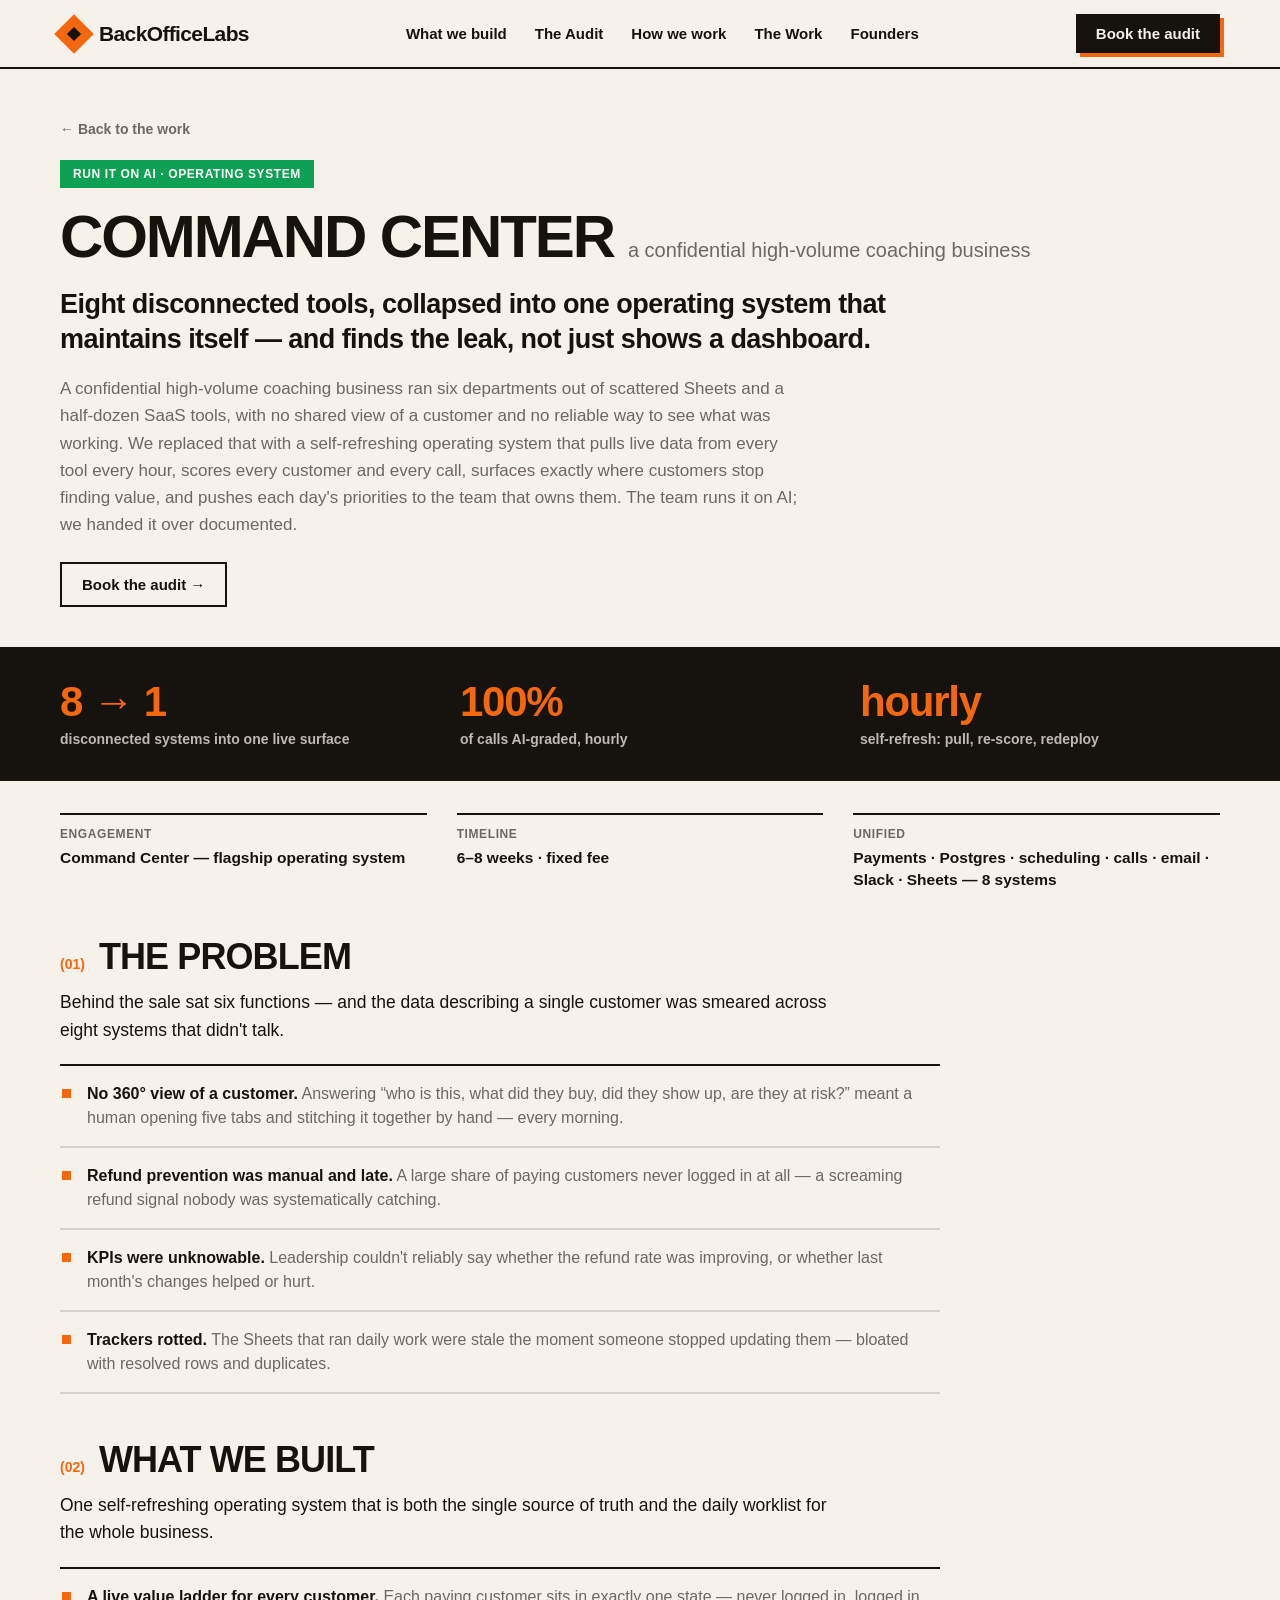
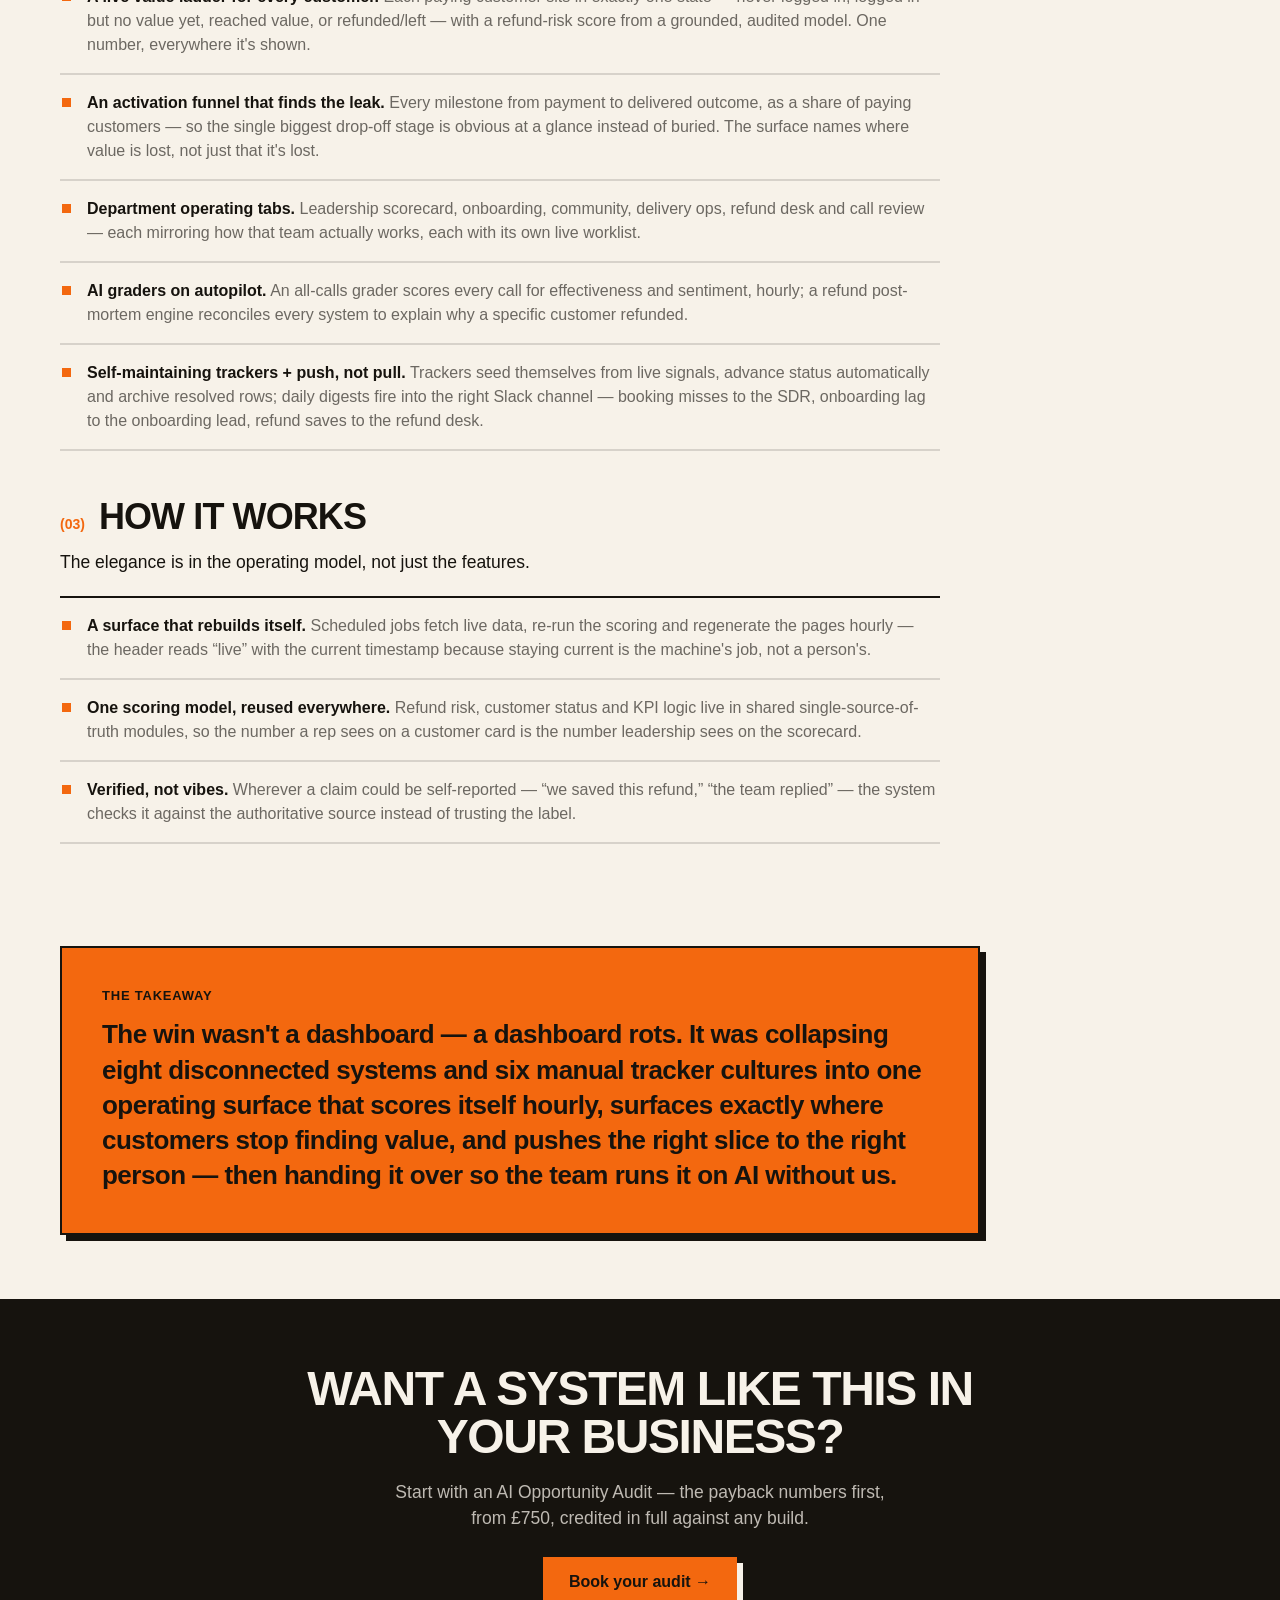
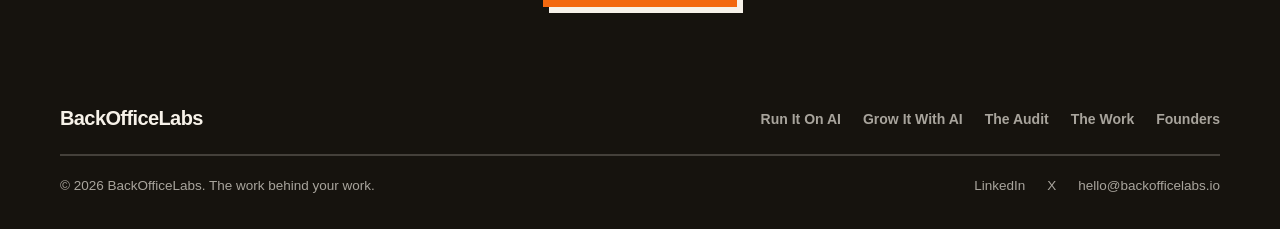
<file: case-studies/command-center/index.html>
<!DOCTYPE html>
<html lang="en">
<head>
<meta charset="UTF-8">
<meta name="viewport" content="width=device-width, initial-scale=1.0">
<title>Command Center — Case study | BackOfficeLabs</title>
<meta name="description" content="Eight disconnected tools collapsed into one self-refreshing operating system a high-volume coaching business now runs on AI — every customer and call scored hourly, verified against source, handed over documented.">
<meta property="og:type" content="article">
<meta property="og:title" content="Command Center — Case study | BackOfficeLabs">
<meta property="og:description" content="Eight disconnected tools collapsed into one self-refreshing operating system a high-volume coaching business now runs on AI — every customer and call scored hourly, verified against source, handed over documented.">
<meta property="og:url" content="https://backofficelabs.io/case-studies/command-center/">
<meta property="og:site_name" content="BackOfficeLabs">
<link rel="icon" href="data:image/svg+xml,%3Csvg viewBox='0 0 100 100' xmlns='http://www.w3.org/2000/svg'%3E%3Crect width='100' height='100' rx='16' fill='%23F7F2E9'/%3E%3Crect x='30' y='30' width='40' height='40' fill='oklch(0.68 0.19 45)' transform='rotate(45 50 50)'/%3E%3Crect x='44' y='44' width='12' height='12' fill='%2316130E'/%3E%3C/svg%3E">
<link rel="stylesheet" href="../../styles.css">
</head>
<body>

<!-- ================= NAV ================= -->
<header class="site-header" id="top">
  <input type="checkbox" id="nav-toggle" class="nav-toggle" aria-label="Toggle menu">
  <nav class="container nav">
    <a href="../../" class="brand">
      <span class="brand-mark"><span></span></span>
      <span class="brand-name">BackOfficeLabs</span>
    </a>
    <div class="navlinks">
      <a class="navlink" href="../../#tracks">What we build</a>
      <a class="navlink" href="../../#audit">The Audit</a>
      <a class="navlink" href="../../#process">How we work</a>
      <a class="navlink" href="../../#work">The Work</a>
      <a class="navlink" href="../../#founders">Founders</a>
    </div>
    <a href="../../#contact" class="btn btn-dark nav-cta">Book the audit</a>
    <label for="nav-toggle" class="burger" aria-label="Menu"><span></span><span></span><span></span></label>
  </nav>
  <div class="mobile-menu">
    <a href="../../#tracks">What we build</a>
    <a href="../../#audit">The Audit</a>
    <a href="../../#process">How we work</a>
    <a href="../../#work">The Work</a>
    <a href="../../#founders">Founders</a>
    <a href="../../#contact" class="btn btn-block">Book the audit</a>
  </div>
</header>

<article id="work-command-center" class="cs">
  <div class="container cs-top">
    <a href="../../#work" class="cs-back">← Back to the work</a><br>
    <div class="cs-sector">Run it on AI · Operating system</div>
    <div class="cs-titlerow">
      <h3>Command Center</h3>
      <span class="cs-sub">a confidential high-volume coaching business</span>
    </div>
    <p class="cs-headline">Eight disconnected tools, collapsed into one operating system that maintains itself — and finds the leak, not just shows a dashboard.</p>
    <p class="cs-intro">A confidential high-volume coaching business ran six departments out of scattered Sheets and a half-dozen SaaS tools, with no shared view of a customer and no reliable way to see what was working. We replaced that with a self-refreshing operating system that pulls live data from every tool every hour, scores every customer and every call, surfaces exactly where customers stop finding value, and pushes each day's priorities to the team that owns them. The team runs it on AI; we handed it over documented.</p>
    <div class="cs-ctas">
      <a href="../../#contact" class="btn cs-book">Book the audit →</a>
    </div>
  </div>
  <div class="cs-band">
    <div class="container cs-band-inner">
      <div class="cs-metrics">
        <div class="cs-metric"><div class="v">8 → 1</div><div class="l">disconnected systems into one live surface</div></div>
        <div class="cs-metric"><div class="v">100%</div><div class="l">of calls AI-graded, hourly</div></div>
        <div class="cs-metric"><div class="v">hourly</div><div class="l">self-refresh: pull, re-score, redeploy</div></div>
      </div>
    </div>
  </div>
  <div class="container cs-meta">
    <div class="cs-meta-item"><div class="k">Engagement</div><div class="v">Command Center — flagship operating system</div></div>
    <div class="cs-meta-item"><div class="k">Timeline</div><div class="v">6–8 weeks · fixed fee</div></div>
    <div class="cs-meta-item"><div class="k">Unified</div><div class="v">Payments · Postgres · scheduling · calls · email · Slack · Sheets — 8 systems</div></div>
  </div>
  <div class="container cs-body">
    <div class="cs-sec">
      <div class="cs-sec-head"><span class="n">(01)</span><h4>The problem</h4></div>
      <p class="cs-sec-lead">Behind the sale sat six functions — and the data describing a single customer was smeared across eight systems that didn't talk.</p>
      <div class="cs-items">
        <div class="cs-item"><span class="sq"></span><p><strong>No 360° view of a customer.</strong> Answering “who is this, what did they buy, did they show up, are they at risk?” meant a human opening five tabs and stitching it together by hand — every morning.</p></div>
        <div class="cs-item"><span class="sq"></span><p><strong>Refund prevention was manual and late.</strong> A large share of paying customers never logged in at all — a screaming refund signal nobody was systematically catching.</p></div>
        <div class="cs-item"><span class="sq"></span><p><strong>KPIs were unknowable.</strong> Leadership couldn't reliably say whether the refund rate was improving, or whether last month's changes helped or hurt.</p></div>
        <div class="cs-item"><span class="sq"></span><p><strong>Trackers rotted.</strong> The Sheets that ran daily work were stale the moment someone stopped updating them — bloated with resolved rows and duplicates.</p></div>
      </div>
    </div>
    <div class="cs-sec">
      <div class="cs-sec-head"><span class="n">(02)</span><h4>What we built</h4></div>
      <p class="cs-sec-lead">One self-refreshing operating system that is both the single source of truth and the daily worklist for the whole business.</p>
      <div class="cs-items">
        <div class="cs-item"><span class="sq"></span><p><strong>A live value ladder for every customer.</strong> Each paying customer sits in exactly one state — never logged in, logged in but no value yet, reached value, or refunded/left — with a refund-risk score from a grounded, audited model. One number, everywhere it's shown.</p></div>
        <div class="cs-item"><span class="sq"></span><p><strong>An activation funnel that finds the leak.</strong> Every milestone from payment to delivered outcome, as a share of paying customers — so the single biggest drop-off stage is obvious at a glance instead of buried. The surface names where value is lost, not just that it's lost.</p></div>
        <div class="cs-item"><span class="sq"></span><p><strong>Department operating tabs.</strong> Leadership scorecard, onboarding, community, delivery ops, refund desk and call review — each mirroring how that team actually works, each with its own live worklist.</p></div>
        <div class="cs-item"><span class="sq"></span><p><strong>AI graders on autopilot.</strong> An all-calls grader scores every call for effectiveness and sentiment, hourly; a refund post-mortem engine reconciles every system to explain why a specific customer refunded.</p></div>
        <div class="cs-item"><span class="sq"></span><p><strong>Self-maintaining trackers + push, not pull.</strong> Trackers seed themselves from live signals, advance status automatically and archive resolved rows; daily digests fire into the right Slack channel — booking misses to the SDR, onboarding lag to the onboarding lead, refund saves to the refund desk.</p></div>
      </div>
    </div>
    <div class="cs-sec">
      <div class="cs-sec-head"><span class="n">(03)</span><h4>How it works</h4></div>
      <p class="cs-sec-lead">The elegance is in the operating model, not just the features.</p>
      <div class="cs-items">
        <div class="cs-item"><span class="sq"></span><p><strong>A surface that rebuilds itself.</strong> Scheduled jobs fetch live data, re-run the scoring and regenerate the pages hourly — the header reads “live” with the current timestamp because staying current is the machine's job, not a person's.</p></div>
        <div class="cs-item"><span class="sq"></span><p><strong>One scoring model, reused everywhere.</strong> Refund risk, customer status and KPI logic live in shared single-source-of-truth modules, so the number a rep sees on a customer card is the number leadership sees on the scorecard.</p></div>
        <div class="cs-item"><span class="sq"></span><p><strong>Verified, not vibes.</strong> Wherever a claim could be self-reported — “we saved this refund,” “the team replied” — the system checks it against the authoritative source instead of trusting the label.</p></div>
      </div>
    </div>
  </div>
  <div class="container cs-takeaway-wrap">
    <div class="cs-takeaway">
      <div class="tag">The takeaway</div>
      <p>The win wasn't a dashboard — a dashboard rots. It was collapsing eight disconnected systems and six manual tracker cultures into one operating surface that scores itself hourly, surfaces exactly where customers stop finding value, and pushes the right slice to the right person — then handing it over so the team runs it on AI without us.</p>
    </div>
  </div>
</article>

<!-- ================= CASE STUDY CTA ================= -->
<section class="cs-cta">
  <div class="container cs-cta-inner">
    <h3>Want a system like this in your business?</h3>
    <p>Start with an AI Opportunity Audit — the payback numbers first, from £750, credited in full against any build.</p>
    <a href="../../#contact" class="btn btn-accent">Book your audit →</a>
  </div>
</section>

<!-- ================= FOOTER ================= -->
<footer class="footer">
  <div class="container footer-inner">
    <div class="footer-row">
      <span class="footer-brand">BackOfficeLabs</span>
      <div class="footer-links">
        <a href="../../#tracks">Run It On AI</a>
        <a href="../../#tracks">Grow It With AI</a>
        <a href="../../#audit">The Audit</a>
        <a href="../../#work">The Work</a>
        <a href="../../#founders">Founders</a>
      </div>
    </div>
    <div class="footer-legal">
      <span>© 2026 BackOfficeLabs. The work behind your work.</span>
      <div class="links">
        <a href="#">LinkedIn</a>
        <a href="#">X</a>
        <a href="mailto:hello@backofficelabs.io">hello@backofficelabs.io</a>
      </div>
    </div>
  </div>
</footer>

</body>
</html>
</file>
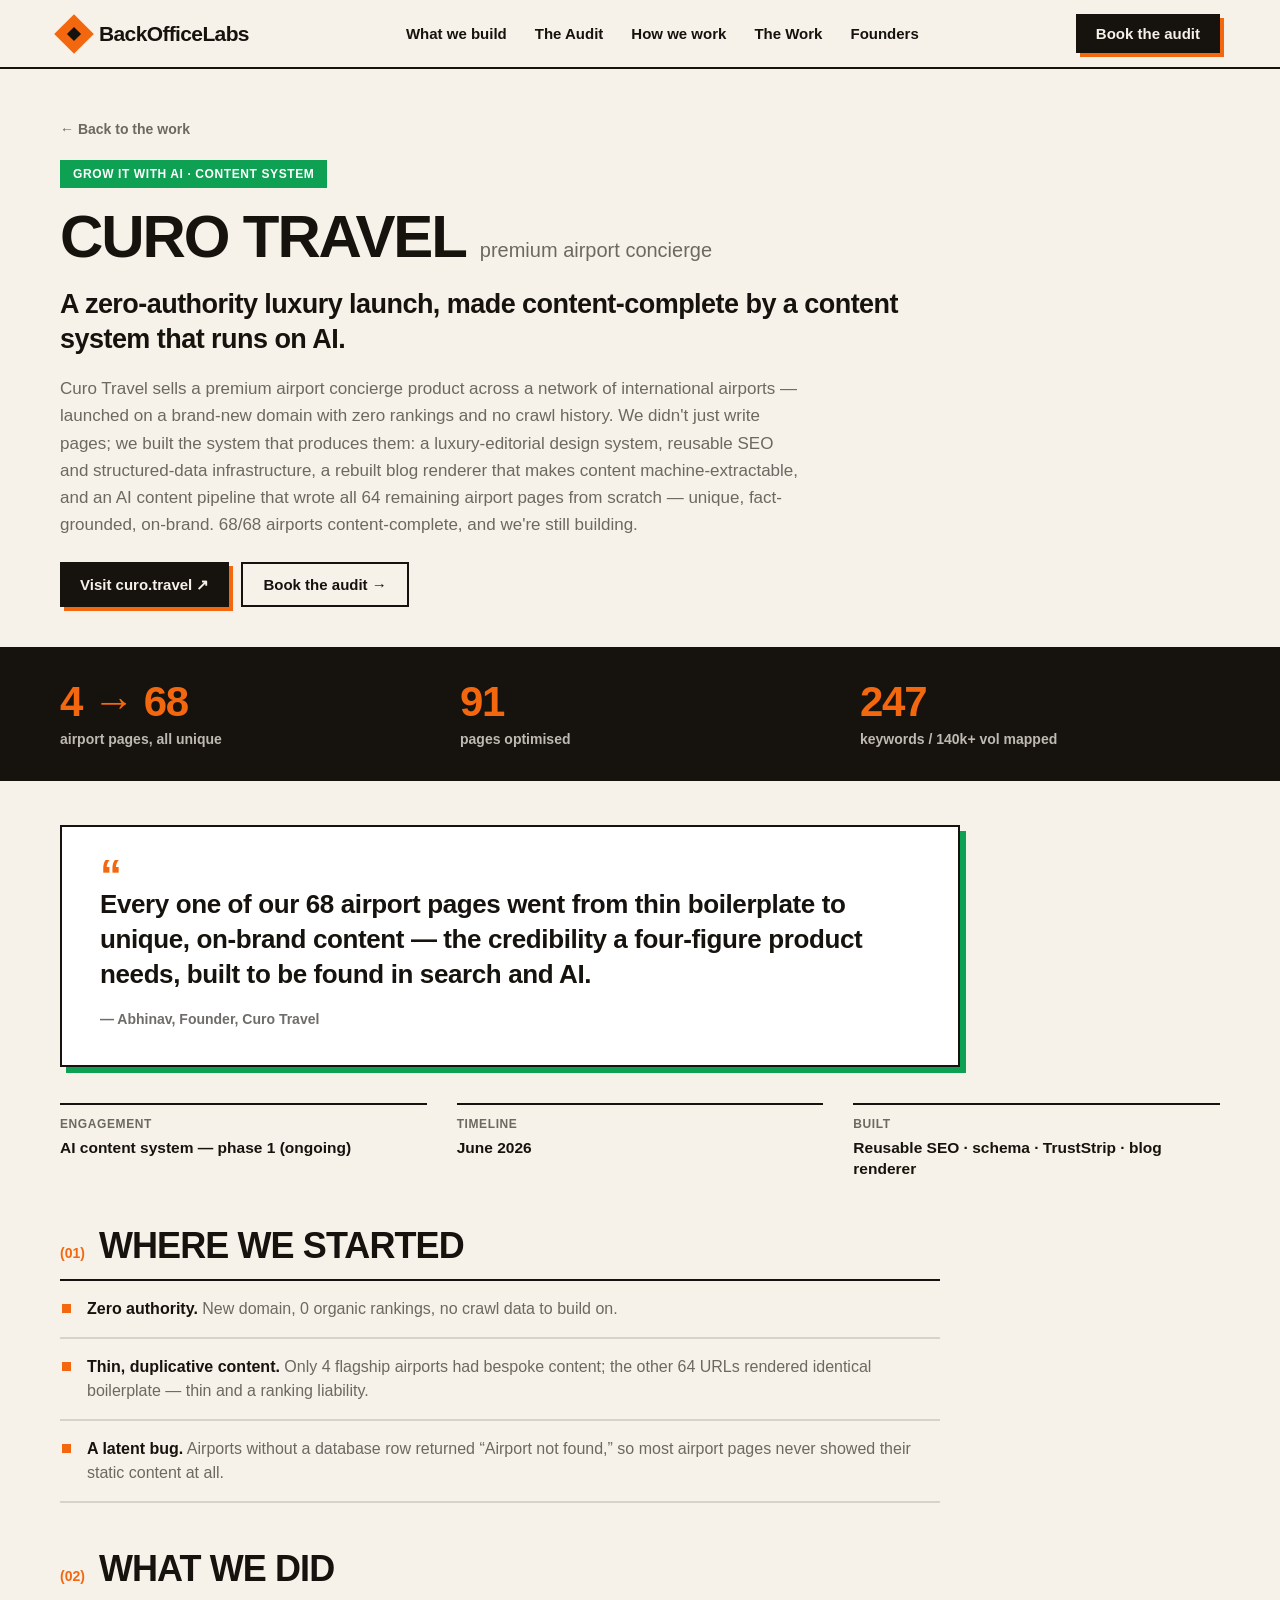
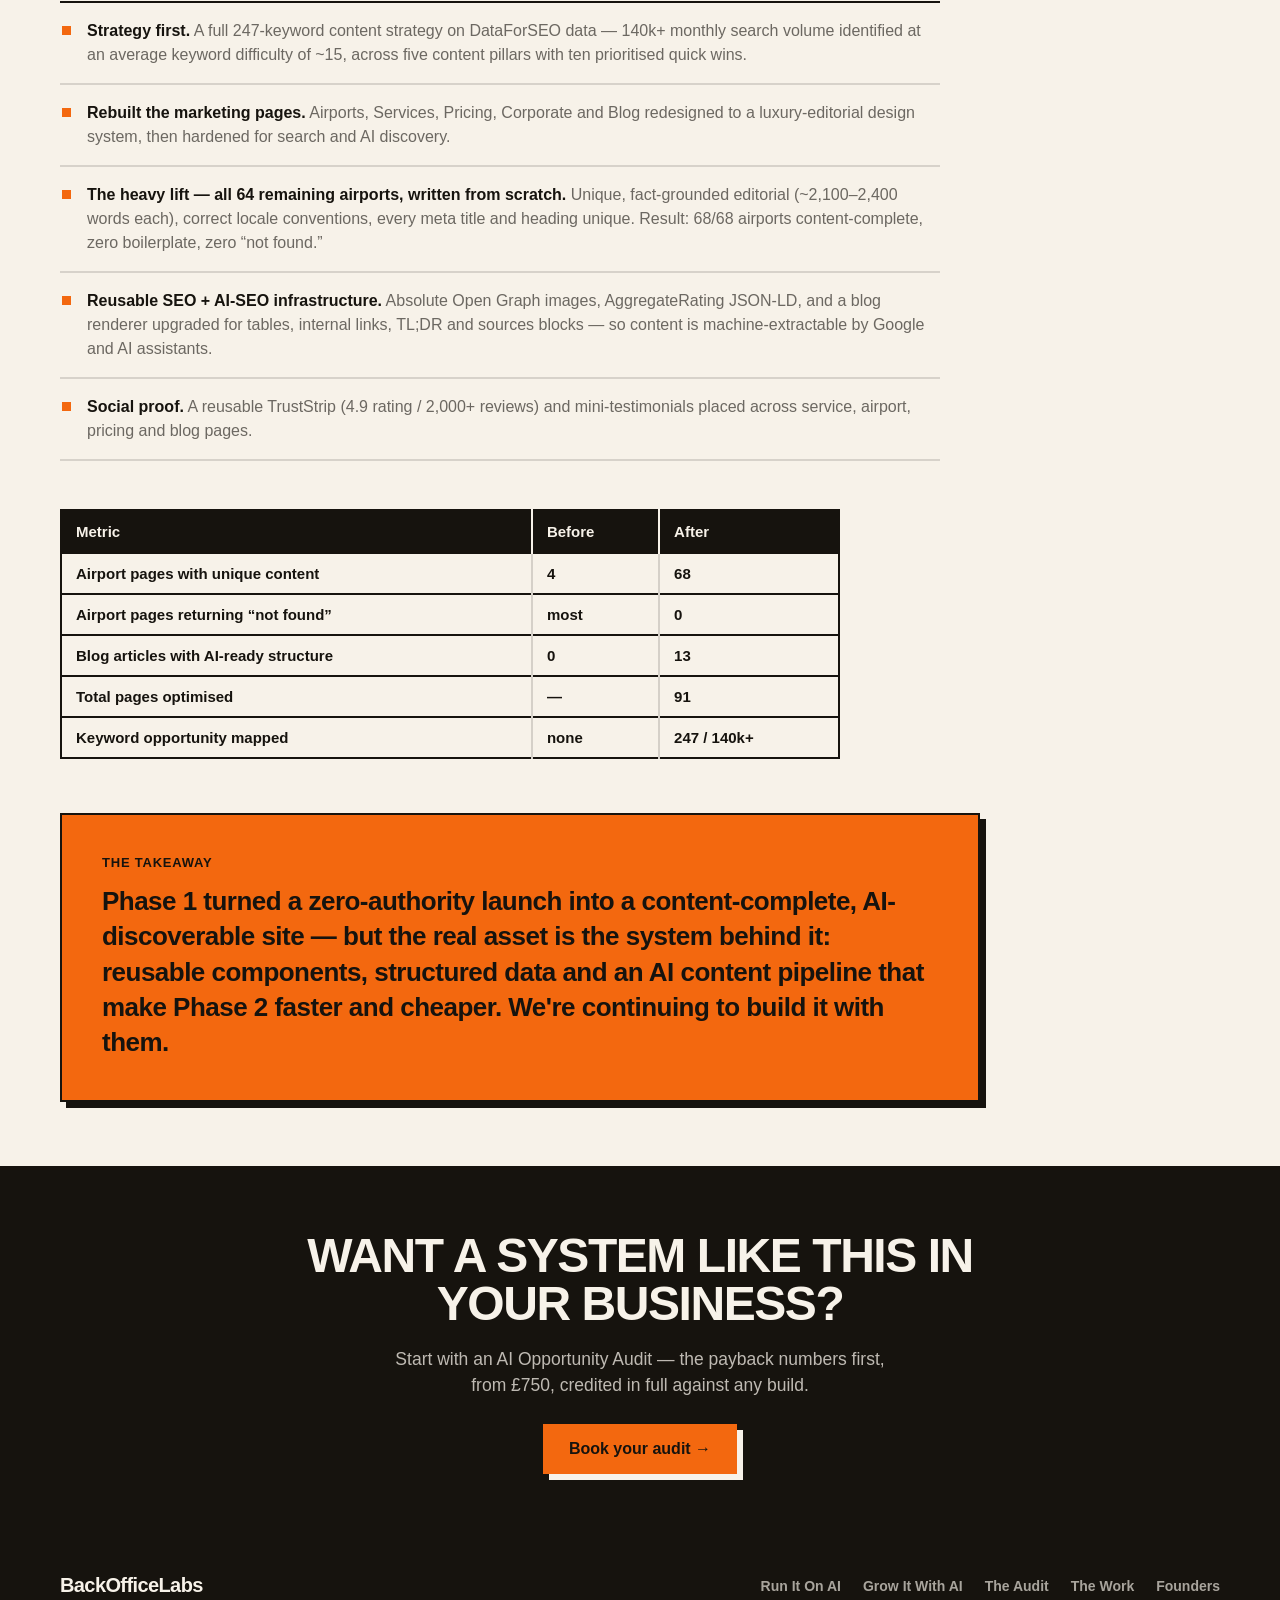
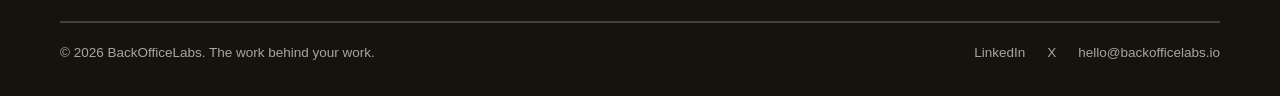
<file: case-studies/curo-travel/index.html>
<!DOCTYPE html>
<html lang="en">
<head>
<meta charset="UTF-8">
<meta name="viewport" content="width=device-width, initial-scale=1.0">
<title>Curo Travel — Case study | BackOfficeLabs</title>
<meta name="description" content="A zero-authority luxury launch made content-complete by an AI-run content system: all 68 airport pages written from scratch on reusable, machine-extractable infrastructure. 91 pages optimised.">
<meta property="og:type" content="article">
<meta property="og:title" content="Curo Travel — Case study | BackOfficeLabs">
<meta property="og:description" content="A zero-authority luxury launch made content-complete by an AI-run content system: all 68 airport pages written from scratch on reusable, machine-extractable infrastructure. 91 pages optimised.">
<meta property="og:url" content="https://backofficelabs.io/case-studies/curo-travel/">
<meta property="og:site_name" content="BackOfficeLabs">
<link rel="icon" href="data:image/svg+xml,%3Csvg viewBox='0 0 100 100' xmlns='http://www.w3.org/2000/svg'%3E%3Crect width='100' height='100' rx='16' fill='%23F7F2E9'/%3E%3Crect x='30' y='30' width='40' height='40' fill='oklch(0.68 0.19 45)' transform='rotate(45 50 50)'/%3E%3Crect x='44' y='44' width='12' height='12' fill='%2316130E'/%3E%3C/svg%3E">
<link rel="stylesheet" href="../../styles.css">
</head>
<body>

<!-- ================= NAV ================= -->
<header class="site-header" id="top">
  <input type="checkbox" id="nav-toggle" class="nav-toggle" aria-label="Toggle menu">
  <nav class="container nav">
    <a href="../../" class="brand">
      <span class="brand-mark"><span></span></span>
      <span class="brand-name">BackOfficeLabs</span>
    </a>
    <div class="navlinks">
      <a class="navlink" href="../../#tracks">What we build</a>
      <a class="navlink" href="../../#audit">The Audit</a>
      <a class="navlink" href="../../#process">How we work</a>
      <a class="navlink" href="../../#work">The Work</a>
      <a class="navlink" href="../../#founders">Founders</a>
    </div>
    <a href="../../#contact" class="btn btn-dark nav-cta">Book the audit</a>
    <label for="nav-toggle" class="burger" aria-label="Menu"><span></span><span></span><span></span></label>
  </nav>
  <div class="mobile-menu">
    <a href="../../#tracks">What we build</a>
    <a href="../../#audit">The Audit</a>
    <a href="../../#process">How we work</a>
    <a href="../../#work">The Work</a>
    <a href="../../#founders">Founders</a>
    <a href="../../#contact" class="btn btn-block">Book the audit</a>
  </div>
</header>

<article id="work-curo-travel" class="cs">
  <div class="container cs-top">
    <a href="../../#work" class="cs-back">← Back to the work</a><br>
    <div class="cs-sector">Grow it with AI · Content system</div>
    <div class="cs-titlerow">
      <h3>Curo Travel</h3>
      <span class="cs-sub">premium airport concierge</span>
    </div>
    <p class="cs-headline">A zero-authority luxury launch, made content-complete by a content system that runs on AI.</p>
    <p class="cs-intro">Curo Travel sells a premium airport concierge product across a network of international airports — launched on a brand-new domain with zero rankings and no crawl history. We didn't just write pages; we built the system that produces them: a luxury-editorial design system, reusable SEO and structured-data infrastructure, a rebuilt blog renderer that makes content machine-extractable, and an AI content pipeline that wrote all 64 remaining airport pages from scratch — unique, fact-grounded, on-brand. 68/68 airports content-complete, and we're still building.</p>
    <div class="cs-ctas">
      <a href="https://curo.travel" target="_blank" rel="noopener noreferrer" class="btn cs-visit">Visit curo.travel ↗</a>
      <a href="../../#contact" class="btn cs-book">Book the audit →</a>
    </div>
  </div>
  <div class="cs-band">
    <div class="container cs-band-inner">
      <div class="cs-metrics">
        <div class="cs-metric"><div class="v">4 → 68</div><div class="l">airport pages, all unique</div></div>
        <div class="cs-metric"><div class="v">91</div><div class="l">pages optimised</div></div>
        <div class="cs-metric"><div class="v">247</div><div class="l">keywords / 140k+ vol mapped</div></div>
      </div>
    </div>
  </div>
  <div class="container cs-quote">
    <figure>
      <div class="qmark" aria-hidden="true">“</div>
      <blockquote>Every one of our 68 airport pages went from thin boilerplate to unique, on-brand content — the credibility a four-figure product needs, built to be found in search and AI.</blockquote>
      <figcaption>— Abhinav, Founder, Curo Travel</figcaption>
    </figure>
  </div>
  <div class="container cs-meta">
    <div class="cs-meta-item"><div class="k">Engagement</div><div class="v">AI content system — phase 1 (ongoing)</div></div>
    <div class="cs-meta-item"><div class="k">Timeline</div><div class="v">June 2026</div></div>
    <div class="cs-meta-item"><div class="k">Built</div><div class="v">Reusable SEO · schema · TrustStrip · blog renderer</div></div>
  </div>
  <div class="container cs-body">
    <div class="cs-sec">
      <div class="cs-sec-head"><span class="n">(01)</span><h4>Where we started</h4></div>
      <div class="cs-items">
        <div class="cs-item"><span class="sq"></span><p><strong>Zero authority.</strong> New domain, 0 organic rankings, no crawl data to build on.</p></div>
        <div class="cs-item"><span class="sq"></span><p><strong>Thin, duplicative content.</strong> Only 4 flagship airports had bespoke content; the other 64 URLs rendered identical boilerplate — thin and a ranking liability.</p></div>
        <div class="cs-item"><span class="sq"></span><p><strong>A latent bug.</strong> Airports without a database row returned “Airport not found,” so most airport pages never showed their static content at all.</p></div>
      </div>
    </div>
    <div class="cs-sec">
      <div class="cs-sec-head"><span class="n">(02)</span><h4>What we did</h4></div>
      <div class="cs-items">
        <div class="cs-item"><span class="sq"></span><p><strong>Strategy first.</strong> A full 247-keyword content strategy on DataForSEO data — 140k+ monthly search volume identified at an average keyword difficulty of ~15, across five content pillars with ten prioritised quick wins.</p></div>
        <div class="cs-item"><span class="sq"></span><p><strong>Rebuilt the marketing pages.</strong> Airports, Services, Pricing, Corporate and Blog redesigned to a luxury-editorial design system, then hardened for search and AI discovery.</p></div>
        <div class="cs-item"><span class="sq"></span><p><strong>The heavy lift — all 64 remaining airports, written from scratch.</strong> Unique, fact-grounded editorial (~2,100–2,400 words each), correct locale conventions, every meta title and heading unique. Result: 68/68 airports content-complete, zero boilerplate, zero “not found.”</p></div>
        <div class="cs-item"><span class="sq"></span><p><strong>Reusable SEO + AI-SEO infrastructure.</strong> Absolute Open Graph images, AggregateRating JSON-LD, and a blog renderer upgraded for tables, internal links, TL;DR and sources blocks — so content is machine-extractable by Google and AI assistants.</p></div>
        <div class="cs-item"><span class="sq"></span><p><strong>Social proof.</strong> A reusable TrustStrip (4.9 rating / 2,000+ reviews) and mini-testimonials placed across service, airport, pricing and blog pages.</p></div>
      </div>
    </div>
    <div class="cs-tablewrap">
      <table class="cs-table">
        <thead>
          <tr><th>Metric</th><th>Before</th><th>After</th></tr>
        </thead>
        <tbody>
          <tr><td>Airport pages with unique content</td><td>4</td><td>68</td></tr>
          <tr><td>Airport pages returning “not found”</td><td>most</td><td>0</td></tr>
          <tr><td>Blog articles with AI-ready structure</td><td>0</td><td>13</td></tr>
          <tr><td>Total pages optimised</td><td>—</td><td>91</td></tr>
          <tr><td>Keyword opportunity mapped</td><td>none</td><td>247 / 140k+</td></tr>
        </tbody>
      </table>
    </div>
  </div>
  <div class="container cs-takeaway-wrap">
    <div class="cs-takeaway">
      <div class="tag">The takeaway</div>
      <p>Phase 1 turned a zero-authority launch into a content-complete, AI-discoverable site — but the real asset is the system behind it: reusable components, structured data and an AI content pipeline that make Phase 2 faster and cheaper. We're continuing to build it with them.</p>
    </div>
  </div>
</article>

<!-- ================= CASE STUDY CTA ================= -->
<section class="cs-cta">
  <div class="container cs-cta-inner">
    <h3>Want a system like this in your business?</h3>
    <p>Start with an AI Opportunity Audit — the payback numbers first, from £750, credited in full against any build.</p>
    <a href="../../#contact" class="btn btn-accent">Book your audit →</a>
  </div>
</section>

<!-- ================= FOOTER ================= -->
<footer class="footer">
  <div class="container footer-inner">
    <div class="footer-row">
      <span class="footer-brand">BackOfficeLabs</span>
      <div class="footer-links">
        <a href="../../#tracks">Run It On AI</a>
        <a href="../../#tracks">Grow It With AI</a>
        <a href="../../#audit">The Audit</a>
        <a href="../../#work">The Work</a>
        <a href="../../#founders">Founders</a>
      </div>
    </div>
    <div class="footer-legal">
      <span>© 2026 BackOfficeLabs. The work behind your work.</span>
      <div class="links">
        <a href="#">LinkedIn</a>
        <a href="#">X</a>
        <a href="mailto:hello@backofficelabs.io">hello@backofficelabs.io</a>
      </div>
    </div>
  </div>
</footer>

</body>
</html>
</file>
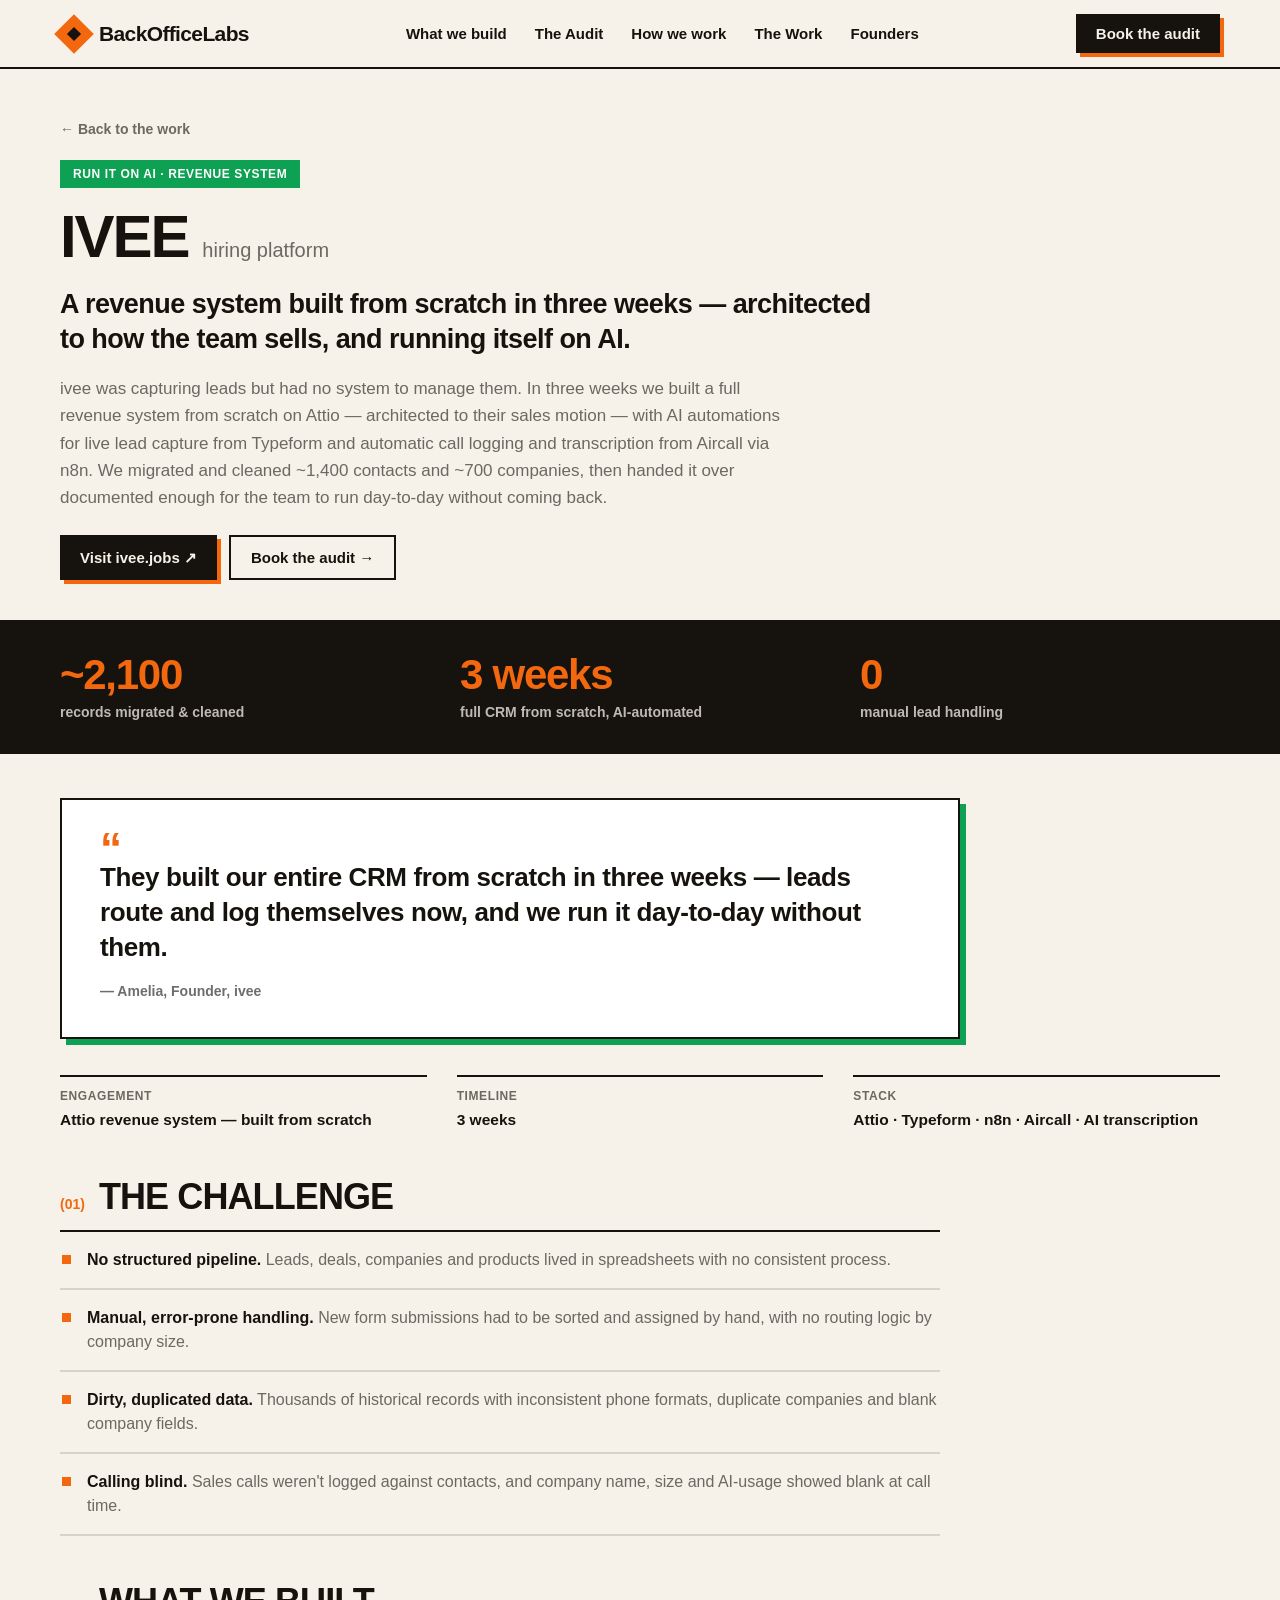
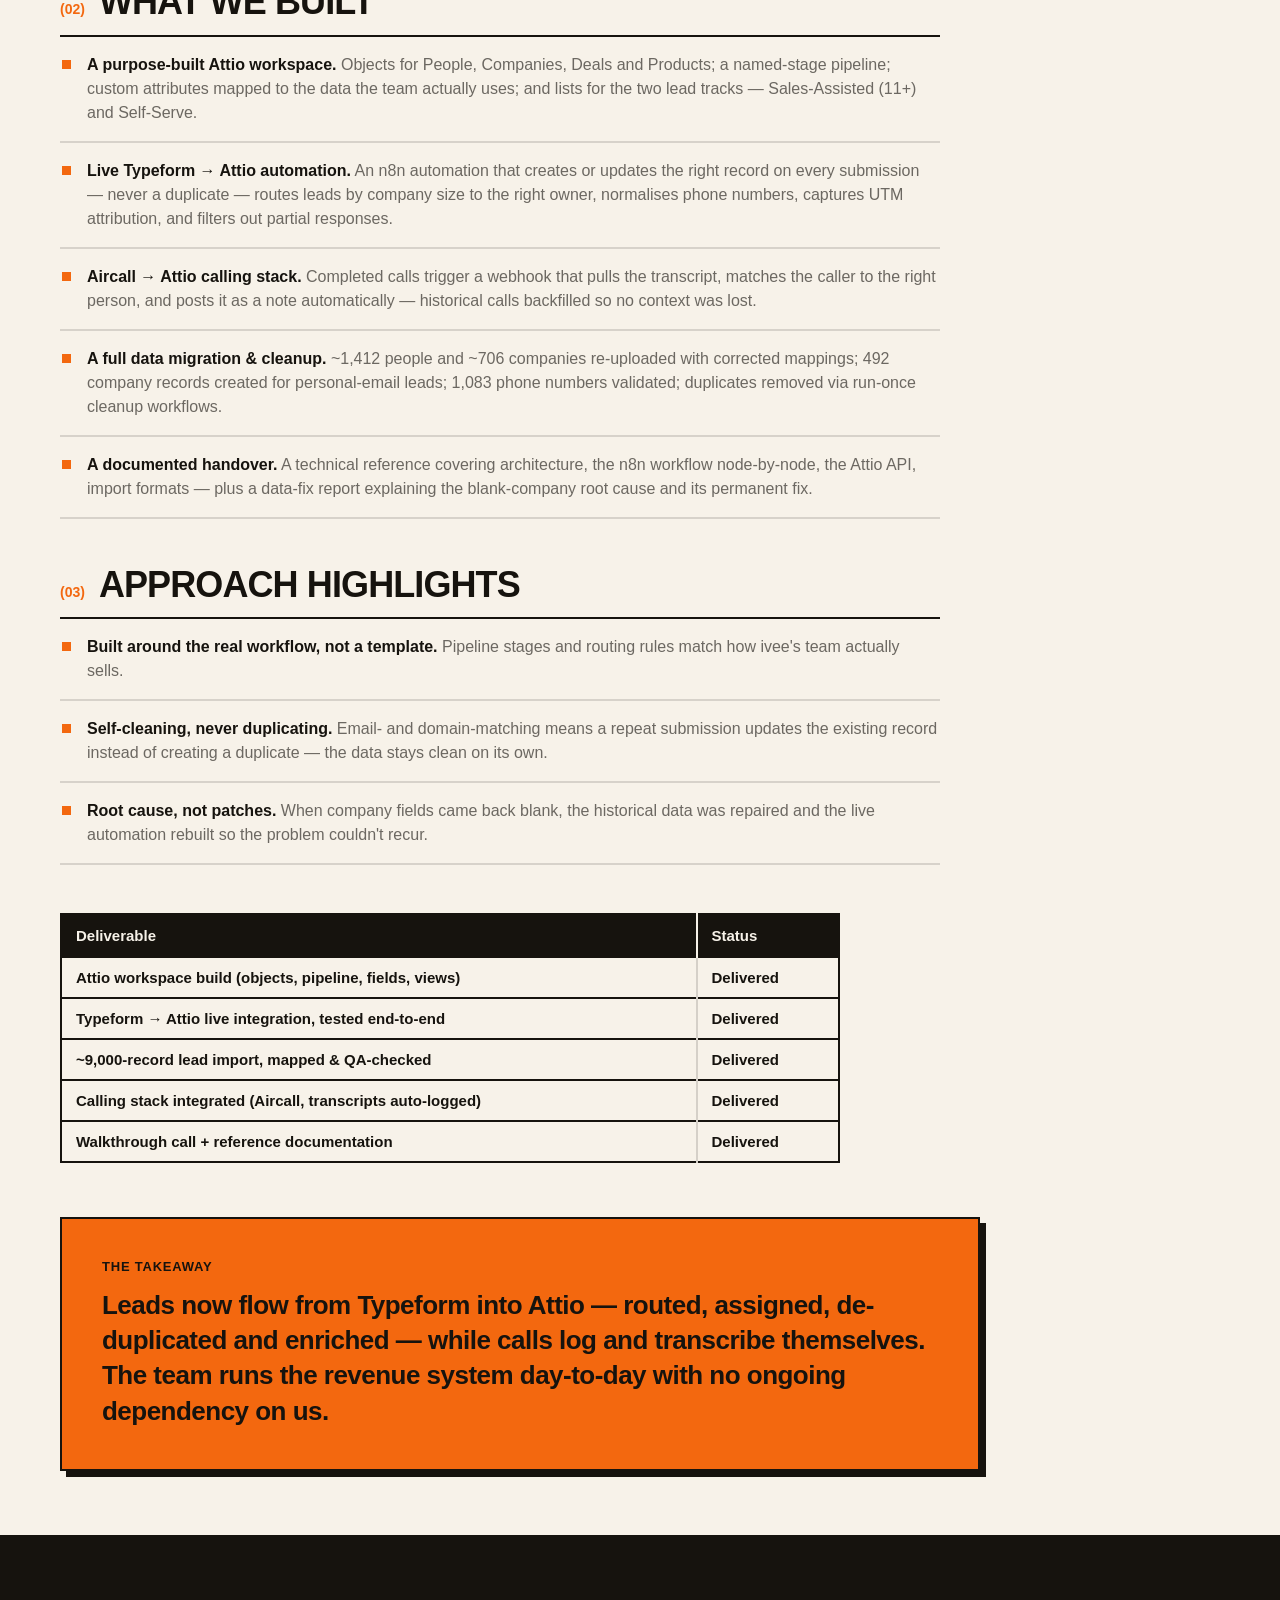
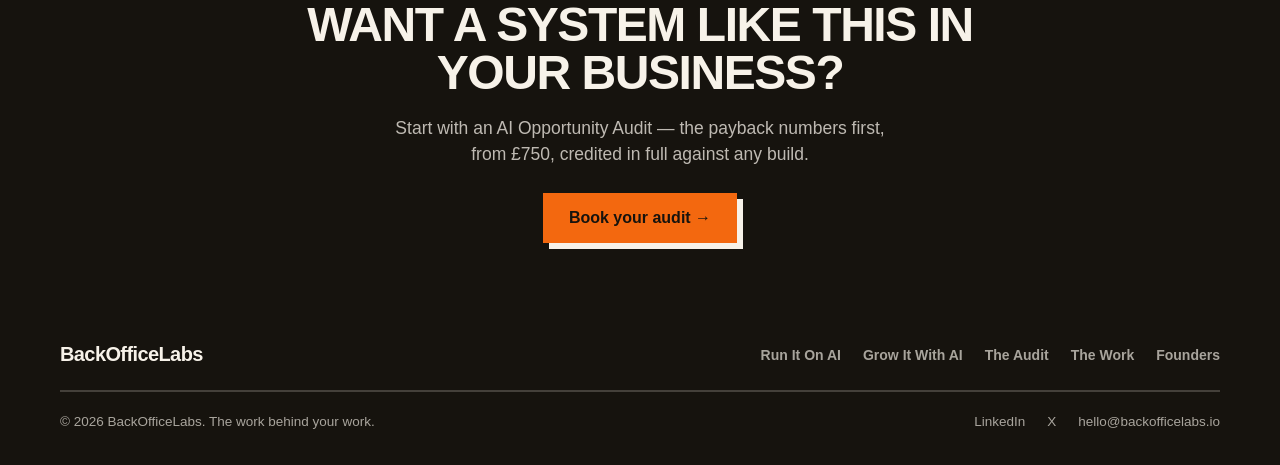
<file: case-studies/ivee/index.html>
<!DOCTYPE html>
<html lang="en">
<head>
<meta charset="UTF-8">
<meta name="viewport" content="width=device-width, initial-scale=1.0">
<title>ivee — Case study | BackOfficeLabs</title>
<meta name="description" content="A full revenue system built from scratch in three weeks and run on AI: leads captured, routed, de-duplicated and enriched automatically; calls transcribed and logged themselves; ~2,100 records migrated and cleaned.">
<meta property="og:type" content="article">
<meta property="og:title" content="ivee — Case study | BackOfficeLabs">
<meta property="og:description" content="A full revenue system built from scratch in three weeks and run on AI: leads captured, routed, de-duplicated and enriched automatically; calls transcribed and logged themselves; ~2,100 records migrated and cleaned.">
<meta property="og:url" content="https://backofficelabs.io/case-studies/ivee/">
<meta property="og:site_name" content="BackOfficeLabs">
<link rel="icon" href="data:image/svg+xml,%3Csvg viewBox='0 0 100 100' xmlns='http://www.w3.org/2000/svg'%3E%3Crect width='100' height='100' rx='16' fill='%23F7F2E9'/%3E%3Crect x='30' y='30' width='40' height='40' fill='oklch(0.68 0.19 45)' transform='rotate(45 50 50)'/%3E%3Crect x='44' y='44' width='12' height='12' fill='%2316130E'/%3E%3C/svg%3E">
<link rel="stylesheet" href="../../styles.css">
</head>
<body>

<!-- ================= NAV ================= -->
<header class="site-header" id="top">
  <input type="checkbox" id="nav-toggle" class="nav-toggle" aria-label="Toggle menu">
  <nav class="container nav">
    <a href="../../" class="brand">
      <span class="brand-mark"><span></span></span>
      <span class="brand-name">BackOfficeLabs</span>
    </a>
    <div class="navlinks">
      <a class="navlink" href="../../#tracks">What we build</a>
      <a class="navlink" href="../../#audit">The Audit</a>
      <a class="navlink" href="../../#process">How we work</a>
      <a class="navlink" href="../../#work">The Work</a>
      <a class="navlink" href="../../#founders">Founders</a>
    </div>
    <a href="../../#contact" class="btn btn-dark nav-cta">Book the audit</a>
    <label for="nav-toggle" class="burger" aria-label="Menu"><span></span><span></span><span></span></label>
  </nav>
  <div class="mobile-menu">
    <a href="../../#tracks">What we build</a>
    <a href="../../#audit">The Audit</a>
    <a href="../../#process">How we work</a>
    <a href="../../#work">The Work</a>
    <a href="../../#founders">Founders</a>
    <a href="../../#contact" class="btn btn-block">Book the audit</a>
  </div>
</header>

<article id="work-ivee" class="cs">
  <div class="container cs-top">
    <a href="../../#work" class="cs-back">← Back to the work</a><br>
    <div class="cs-sector">Run it on AI · Revenue system</div>
    <div class="cs-titlerow">
      <h3>ivee</h3>
      <span class="cs-sub">hiring platform</span>
    </div>
    <p class="cs-headline">A revenue system built from scratch in three weeks — architected to how the team sells, and running itself on AI.</p>
    <p class="cs-intro">ivee was capturing leads but had no system to manage them. In three weeks we built a full revenue system from scratch on Attio — architected to their sales motion — with AI automations for live lead capture from Typeform and automatic call logging and transcription from Aircall via n8n. We migrated and cleaned ~1,400 contacts and ~700 companies, then handed it over documented enough for the team to run day-to-day without coming back.</p>
    <div class="cs-ctas">
      <a href="https://ivee.jobs" target="_blank" rel="noopener noreferrer" class="btn cs-visit">Visit ivee.jobs ↗</a>
      <a href="../../#contact" class="btn cs-book">Book the audit →</a>
    </div>
  </div>
  <div class="cs-band">
    <div class="container cs-band-inner">
      <div class="cs-metrics">
        <div class="cs-metric"><div class="v">~2,100</div><div class="l">records migrated &amp; cleaned</div></div>
        <div class="cs-metric"><div class="v">3 weeks</div><div class="l">full CRM from scratch, AI-automated</div></div>
        <div class="cs-metric"><div class="v">0</div><div class="l">manual lead handling</div></div>
      </div>
    </div>
  </div>
  <div class="container cs-quote">
    <figure>
      <div class="qmark" aria-hidden="true">“</div>
      <blockquote>They built our entire CRM from scratch in three weeks — leads route and log themselves now, and we run it day-to-day without them.</blockquote>
      <figcaption>— Amelia, Founder, ivee</figcaption>
    </figure>
  </div>
  <div class="container cs-meta">
    <div class="cs-meta-item"><div class="k">Engagement</div><div class="v">Attio revenue system — built from scratch</div></div>
    <div class="cs-meta-item"><div class="k">Timeline</div><div class="v">3 weeks</div></div>
    <div class="cs-meta-item"><div class="k">Stack</div><div class="v">Attio · Typeform · n8n · Aircall · AI transcription</div></div>
  </div>
  <div class="container cs-body">
    <div class="cs-sec">
      <div class="cs-sec-head"><span class="n">(01)</span><h4>The challenge</h4></div>
      <div class="cs-items">
        <div class="cs-item"><span class="sq"></span><p><strong>No structured pipeline.</strong> Leads, deals, companies and products lived in spreadsheets with no consistent process.</p></div>
        <div class="cs-item"><span class="sq"></span><p><strong>Manual, error-prone handling.</strong> New form submissions had to be sorted and assigned by hand, with no routing logic by company size.</p></div>
        <div class="cs-item"><span class="sq"></span><p><strong>Dirty, duplicated data.</strong> Thousands of historical records with inconsistent phone formats, duplicate companies and blank company fields.</p></div>
        <div class="cs-item"><span class="sq"></span><p><strong>Calling blind.</strong> Sales calls weren't logged against contacts, and company name, size and AI-usage showed blank at call time.</p></div>
      </div>
    </div>
    <div class="cs-sec">
      <div class="cs-sec-head"><span class="n">(02)</span><h4>What we built</h4></div>
      <div class="cs-items">
        <div class="cs-item"><span class="sq"></span><p><strong>A purpose-built Attio workspace.</strong> Objects for People, Companies, Deals and Products; a named-stage pipeline; custom attributes mapped to the data the team actually uses; and lists for the two lead tracks — Sales-Assisted (11+) and Self-Serve.</p></div>
        <div class="cs-item"><span class="sq"></span><p><strong>Live Typeform → Attio automation.</strong> An n8n automation that creates or updates the right record on every submission — never a duplicate — routes leads by company size to the right owner, normalises phone numbers, captures UTM attribution, and filters out partial responses.</p></div>
        <div class="cs-item"><span class="sq"></span><p><strong>Aircall → Attio calling stack.</strong> Completed calls trigger a webhook that pulls the transcript, matches the caller to the right person, and posts it as a note automatically — historical calls backfilled so no context was lost.</p></div>
        <div class="cs-item"><span class="sq"></span><p><strong>A full data migration &amp; cleanup.</strong> ~1,412 people and ~706 companies re-uploaded with corrected mappings; 492 company records created for personal-email leads; 1,083 phone numbers validated; duplicates removed via run-once cleanup workflows.</p></div>
        <div class="cs-item"><span class="sq"></span><p><strong>A documented handover.</strong> A technical reference covering architecture, the n8n workflow node-by-node, the Attio API, import formats — plus a data-fix report explaining the blank-company root cause and its permanent fix.</p></div>
      </div>
    </div>
    <div class="cs-sec">
      <div class="cs-sec-head"><span class="n">(03)</span><h4>Approach highlights</h4></div>
      <div class="cs-items">
        <div class="cs-item"><span class="sq"></span><p><strong>Built around the real workflow, not a template.</strong> Pipeline stages and routing rules match how ivee's team actually sells.</p></div>
        <div class="cs-item"><span class="sq"></span><p><strong>Self-cleaning, never duplicating.</strong> Email- and domain-matching means a repeat submission updates the existing record instead of creating a duplicate — the data stays clean on its own.</p></div>
        <div class="cs-item"><span class="sq"></span><p><strong>Root cause, not patches.</strong> When company fields came back blank, the historical data was repaired and the live automation rebuilt so the problem couldn't recur.</p></div>
      </div>
    </div>
    <div class="cs-tablewrap">
      <table class="cs-table">
        <thead>
          <tr><th>Deliverable</th><th>Status</th></tr>
        </thead>
        <tbody>
          <tr><td>Attio workspace build (objects, pipeline, fields, views)</td><td>Delivered</td></tr>
          <tr><td>Typeform → Attio live integration, tested end-to-end</td><td>Delivered</td></tr>
          <tr><td>~9,000-record lead import, mapped &amp; QA-checked</td><td>Delivered</td></tr>
          <tr><td>Calling stack integrated (Aircall, transcripts auto-logged)</td><td>Delivered</td></tr>
          <tr><td>Walkthrough call + reference documentation</td><td>Delivered</td></tr>
        </tbody>
      </table>
    </div>
  </div>
  <div class="container cs-takeaway-wrap">
    <div class="cs-takeaway">
      <div class="tag">The takeaway</div>
      <p>Leads now flow from Typeform into Attio — routed, assigned, de-duplicated and enriched — while calls log and transcribe themselves. The team runs the revenue system day-to-day with no ongoing dependency on us.</p>
    </div>
  </div>
</article>

<!-- ================= CASE STUDY CTA ================= -->
<section class="cs-cta">
  <div class="container cs-cta-inner">
    <h3>Want a system like this in your business?</h3>
    <p>Start with an AI Opportunity Audit — the payback numbers first, from £750, credited in full against any build.</p>
    <a href="../../#contact" class="btn btn-accent">Book your audit →</a>
  </div>
</section>

<!-- ================= FOOTER ================= -->
<footer class="footer">
  <div class="container footer-inner">
    <div class="footer-row">
      <span class="footer-brand">BackOfficeLabs</span>
      <div class="footer-links">
        <a href="../../#tracks">Run It On AI</a>
        <a href="../../#tracks">Grow It With AI</a>
        <a href="../../#audit">The Audit</a>
        <a href="../../#work">The Work</a>
        <a href="../../#founders">Founders</a>
      </div>
    </div>
    <div class="footer-legal">
      <span>© 2026 BackOfficeLabs. The work behind your work.</span>
      <div class="links">
        <a href="#">LinkedIn</a>
        <a href="#">X</a>
        <a href="mailto:hello@backofficelabs.io">hello@backofficelabs.io</a>
      </div>
    </div>
  </div>
</footer>

</body>
</html>
</file>
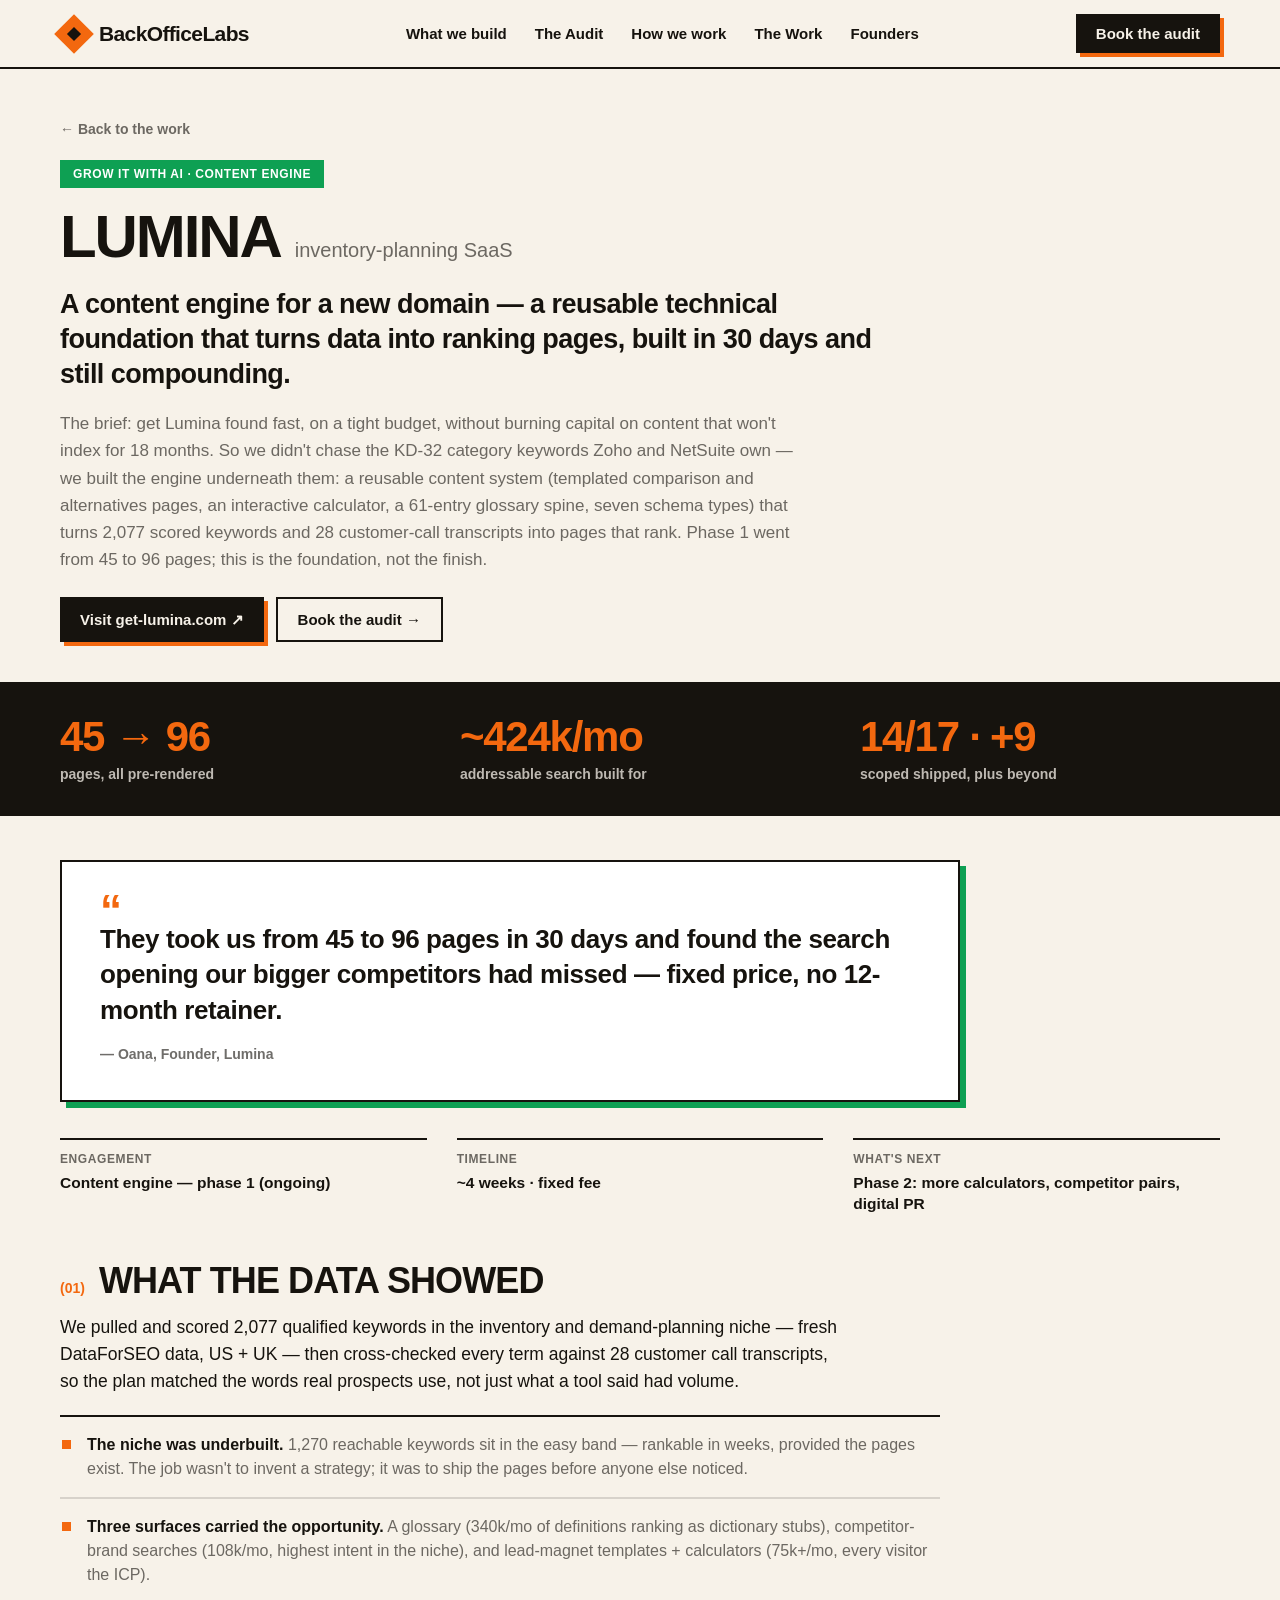
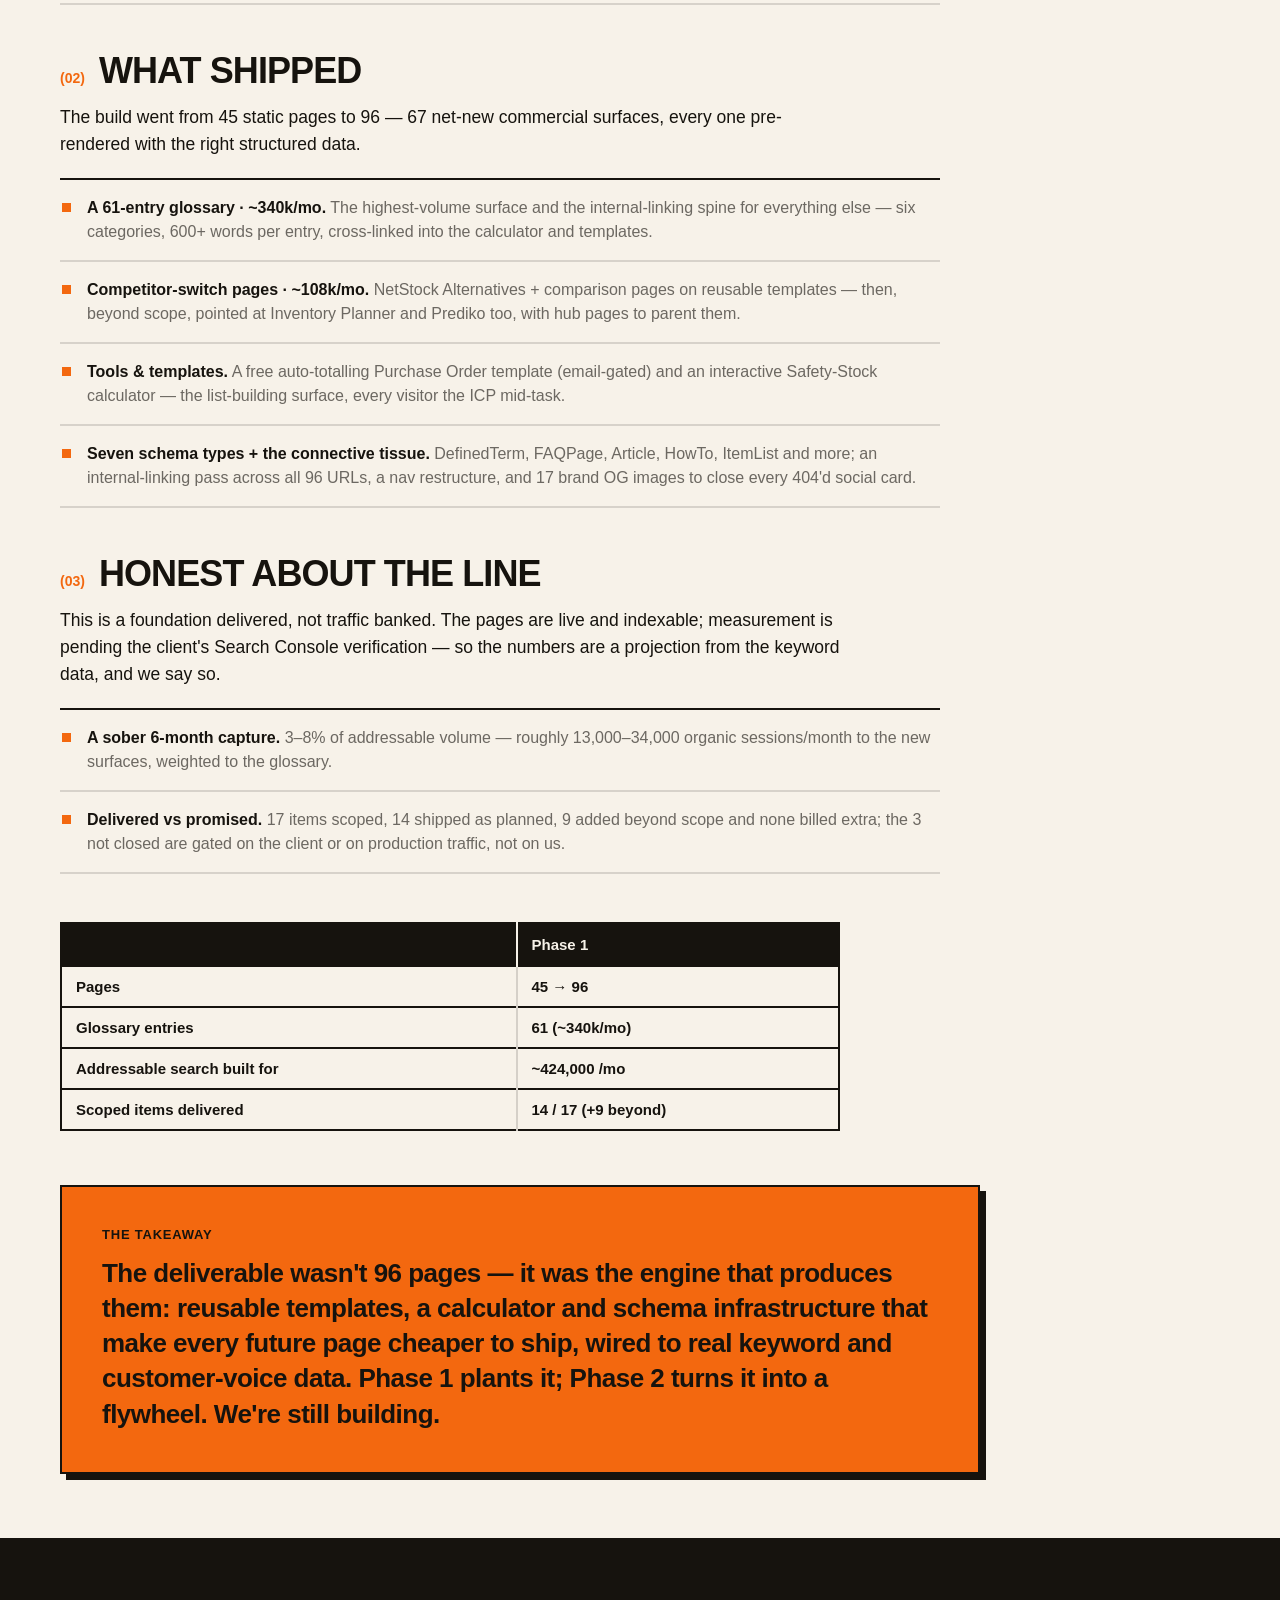
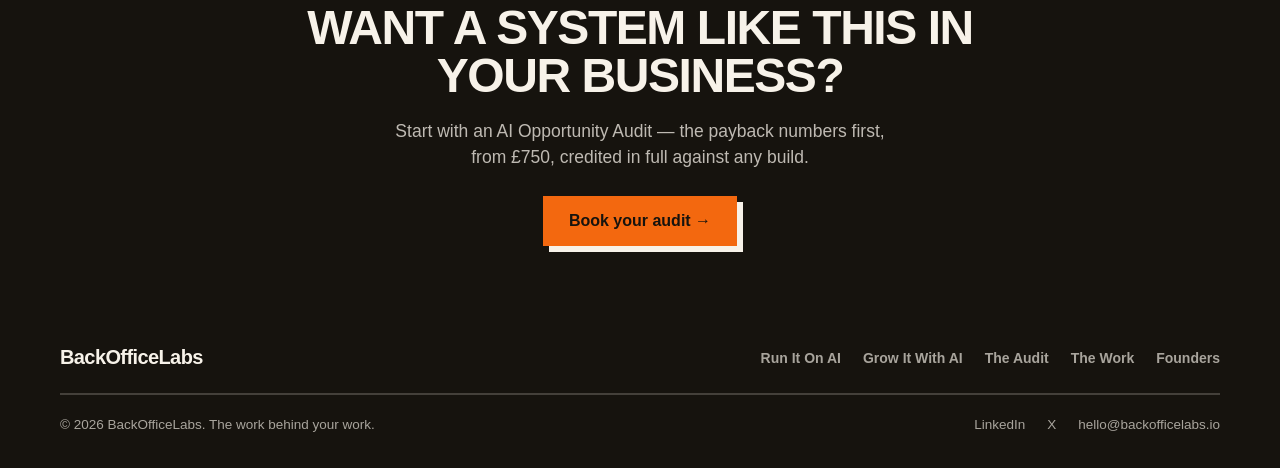
<file: case-studies/lumina/index.html>
<!DOCTYPE html>
<html lang="en">
<head>
<meta charset="UTF-8">
<meta name="viewport" content="width=device-width, initial-scale=1.0">
<title>Lumina — Case study | BackOfficeLabs</title>
<meta name="description" content="A reusable content engine for an inventory-planning SaaS: templated comparison pages, a calculator, a 61-entry glossary and seven schema types that turn keyword and customer-call data into ranking pages. 45 to 96 pages in 30 days.">
<meta property="og:type" content="article">
<meta property="og:title" content="Lumina — Case study | BackOfficeLabs">
<meta property="og:description" content="A reusable content engine for an inventory-planning SaaS: templated comparison pages, a calculator, a 61-entry glossary and seven schema types that turn keyword and customer-call data into ranking pages. 45 to 96 pages in 30 days.">
<meta property="og:url" content="https://backofficelabs.io/case-studies/lumina/">
<meta property="og:site_name" content="BackOfficeLabs">
<link rel="icon" href="data:image/svg+xml,%3Csvg viewBox='0 0 100 100' xmlns='http://www.w3.org/2000/svg'%3E%3Crect width='100' height='100' rx='16' fill='%23F7F2E9'/%3E%3Crect x='30' y='30' width='40' height='40' fill='oklch(0.68 0.19 45)' transform='rotate(45 50 50)'/%3E%3Crect x='44' y='44' width='12' height='12' fill='%2316130E'/%3E%3C/svg%3E">
<link rel="stylesheet" href="../../styles.css">
</head>
<body>

<!-- ================= NAV ================= -->
<header class="site-header" id="top">
  <input type="checkbox" id="nav-toggle" class="nav-toggle" aria-label="Toggle menu">
  <nav class="container nav">
    <a href="../../" class="brand">
      <span class="brand-mark"><span></span></span>
      <span class="brand-name">BackOfficeLabs</span>
    </a>
    <div class="navlinks">
      <a class="navlink" href="../../#tracks">What we build</a>
      <a class="navlink" href="../../#audit">The Audit</a>
      <a class="navlink" href="../../#process">How we work</a>
      <a class="navlink" href="../../#work">The Work</a>
      <a class="navlink" href="../../#founders">Founders</a>
    </div>
    <a href="../../#contact" class="btn btn-dark nav-cta">Book the audit</a>
    <label for="nav-toggle" class="burger" aria-label="Menu"><span></span><span></span><span></span></label>
  </nav>
  <div class="mobile-menu">
    <a href="../../#tracks">What we build</a>
    <a href="../../#audit">The Audit</a>
    <a href="../../#process">How we work</a>
    <a href="../../#work">The Work</a>
    <a href="../../#founders">Founders</a>
    <a href="../../#contact" class="btn btn-block">Book the audit</a>
  </div>
</header>

<article id="work-lumina" class="cs">
  <div class="container cs-top">
    <a href="../../#work" class="cs-back">← Back to the work</a><br>
    <div class="cs-sector">Grow it with AI · Content engine</div>
    <div class="cs-titlerow">
      <h3>Lumina</h3>
      <span class="cs-sub">inventory-planning SaaS</span>
    </div>
    <p class="cs-headline">A content engine for a new domain — a reusable technical foundation that turns data into ranking pages, built in 30 days and still compounding.</p>
    <p class="cs-intro">The brief: get Lumina found fast, on a tight budget, without burning capital on content that won't index for 18 months. So we didn't chase the KD-32 category keywords Zoho and NetSuite own — we built the engine underneath them: a reusable content system (templated comparison and alternatives pages, an interactive calculator, a 61-entry glossary spine, seven schema types) that turns 2,077 scored keywords and 28 customer-call transcripts into pages that rank. Phase 1 went from 45 to 96 pages; this is the foundation, not the finish.</p>
    <div class="cs-ctas">
      <a href="https://www.get-lumina.com/" target="_blank" rel="noopener noreferrer" class="btn cs-visit">Visit get-lumina.com ↗</a>
      <a href="../../#contact" class="btn cs-book">Book the audit →</a>
    </div>
  </div>
  <div class="cs-band">
    <div class="container cs-band-inner">
      <div class="cs-metrics">
        <div class="cs-metric"><div class="v">45 → 96</div><div class="l">pages, all pre-rendered</div></div>
        <div class="cs-metric"><div class="v">~424k/mo</div><div class="l">addressable search built for</div></div>
        <div class="cs-metric"><div class="v">14/17 · +9</div><div class="l">scoped shipped, plus beyond</div></div>
      </div>
    </div>
  </div>
  <div class="container cs-quote">
    <figure>
      <div class="qmark" aria-hidden="true">“</div>
      <blockquote>They took us from 45 to 96 pages in 30 days and found the search opening our bigger competitors had missed — fixed price, no 12-month retainer.</blockquote>
      <figcaption>— Oana, Founder, Lumina</figcaption>
    </figure>
  </div>
  <div class="container cs-meta">
    <div class="cs-meta-item"><div class="k">Engagement</div><div class="v">Content engine — phase 1 (ongoing)</div></div>
    <div class="cs-meta-item"><div class="k">Timeline</div><div class="v">~4 weeks · fixed fee</div></div>
    <div class="cs-meta-item"><div class="k">What's next</div><div class="v">Phase 2: more calculators, competitor pairs, digital PR</div></div>
  </div>
  <div class="container cs-body">
    <div class="cs-sec">
      <div class="cs-sec-head"><span class="n">(01)</span><h4>What the data showed</h4></div>
      <p class="cs-sec-lead">We pulled and scored 2,077 qualified keywords in the inventory and demand-planning niche — fresh DataForSEO data, US + UK — then cross-checked every term against 28 customer call transcripts, so the plan matched the words real prospects use, not just what a tool said had volume.</p>
      <div class="cs-items">
        <div class="cs-item"><span class="sq"></span><p><strong>The niche was underbuilt.</strong> 1,270 reachable keywords sit in the easy band — rankable in weeks, provided the pages exist. The job wasn't to invent a strategy; it was to ship the pages before anyone else noticed.</p></div>
        <div class="cs-item"><span class="sq"></span><p><strong>Three surfaces carried the opportunity.</strong> A glossary (340k/mo of definitions ranking as dictionary stubs), competitor-brand searches (108k/mo, highest intent in the niche), and lead-magnet templates + calculators (75k+/mo, every visitor the ICP).</p></div>
      </div>
    </div>
    <div class="cs-sec">
      <div class="cs-sec-head"><span class="n">(02)</span><h4>What shipped</h4></div>
      <p class="cs-sec-lead">The build went from 45 static pages to 96 — 67 net-new commercial surfaces, every one pre-rendered with the right structured data.</p>
      <div class="cs-items">
        <div class="cs-item"><span class="sq"></span><p><strong>A 61-entry glossary · ~340k/mo.</strong> The highest-volume surface and the internal-linking spine for everything else — six categories, 600+ words per entry, cross-linked into the calculator and templates.</p></div>
        <div class="cs-item"><span class="sq"></span><p><strong>Competitor-switch pages · ~108k/mo.</strong> NetStock Alternatives + comparison pages on reusable templates — then, beyond scope, pointed at Inventory Planner and Prediko too, with hub pages to parent them.</p></div>
        <div class="cs-item"><span class="sq"></span><p><strong>Tools &amp; templates.</strong> A free auto-totalling Purchase Order template (email-gated) and an interactive Safety-Stock calculator — the list-building surface, every visitor the ICP mid-task.</p></div>
        <div class="cs-item"><span class="sq"></span><p><strong>Seven schema types + the connective tissue.</strong> DefinedTerm, FAQPage, Article, HowTo, ItemList and more; an internal-linking pass across all 96 URLs, a nav restructure, and 17 brand OG images to close every 404'd social card.</p></div>
      </div>
    </div>
    <div class="cs-sec">
      <div class="cs-sec-head"><span class="n">(03)</span><h4>Honest about the line</h4></div>
      <p class="cs-sec-lead">This is a foundation delivered, not traffic banked. The pages are live and indexable; measurement is pending the client's Search Console verification — so the numbers are a projection from the keyword data, and we say so.</p>
      <div class="cs-items">
        <div class="cs-item"><span class="sq"></span><p><strong>A sober 6-month capture.</strong> 3–8% of addressable volume — roughly 13,000–34,000 organic sessions/month to the new surfaces, weighted to the glossary.</p></div>
        <div class="cs-item"><span class="sq"></span><p><strong>Delivered vs promised.</strong> 17 items scoped, 14 shipped as planned, 9 added beyond scope and none billed extra; the 3 not closed are gated on the client or on production traffic, not on us.</p></div>
      </div>
    </div>
    <div class="cs-tablewrap">
      <table class="cs-table">
        <thead>
          <tr><th></th><th>Phase 1</th></tr>
        </thead>
        <tbody>
          <tr><td>Pages</td><td>45 → 96</td></tr>
          <tr><td>Glossary entries</td><td>61 (~340k/mo)</td></tr>
          <tr><td>Addressable search built for</td><td>~424,000 /mo</td></tr>
          <tr><td>Scoped items delivered</td><td>14 / 17  (+9 beyond)</td></tr>
        </tbody>
      </table>
    </div>
  </div>
  <div class="container cs-takeaway-wrap">
    <div class="cs-takeaway">
      <div class="tag">The takeaway</div>
      <p>The deliverable wasn't 96 pages — it was the engine that produces them: reusable templates, a calculator and schema infrastructure that make every future page cheaper to ship, wired to real keyword and customer-voice data. Phase 1 plants it; Phase 2 turns it into a flywheel. We're still building.</p>
    </div>
  </div>
</article>

<!-- ================= CASE STUDY CTA ================= -->
<section class="cs-cta">
  <div class="container cs-cta-inner">
    <h3>Want a system like this in your business?</h3>
    <p>Start with an AI Opportunity Audit — the payback numbers first, from £750, credited in full against any build.</p>
    <a href="../../#contact" class="btn btn-accent">Book your audit →</a>
  </div>
</section>

<!-- ================= FOOTER ================= -->
<footer class="footer">
  <div class="container footer-inner">
    <div class="footer-row">
      <span class="footer-brand">BackOfficeLabs</span>
      <div class="footer-links">
        <a href="../../#tracks">Run It On AI</a>
        <a href="../../#tracks">Grow It With AI</a>
        <a href="../../#audit">The Audit</a>
        <a href="../../#work">The Work</a>
        <a href="../../#founders">Founders</a>
      </div>
    </div>
    <div class="footer-legal">
      <span>© 2026 BackOfficeLabs. The work behind your work.</span>
      <div class="links">
        <a href="#">LinkedIn</a>
        <a href="#">X</a>
        <a href="mailto:hello@backofficelabs.io">hello@backofficelabs.io</a>
      </div>
    </div>
  </div>
</footer>

</body>
</html>
</file>
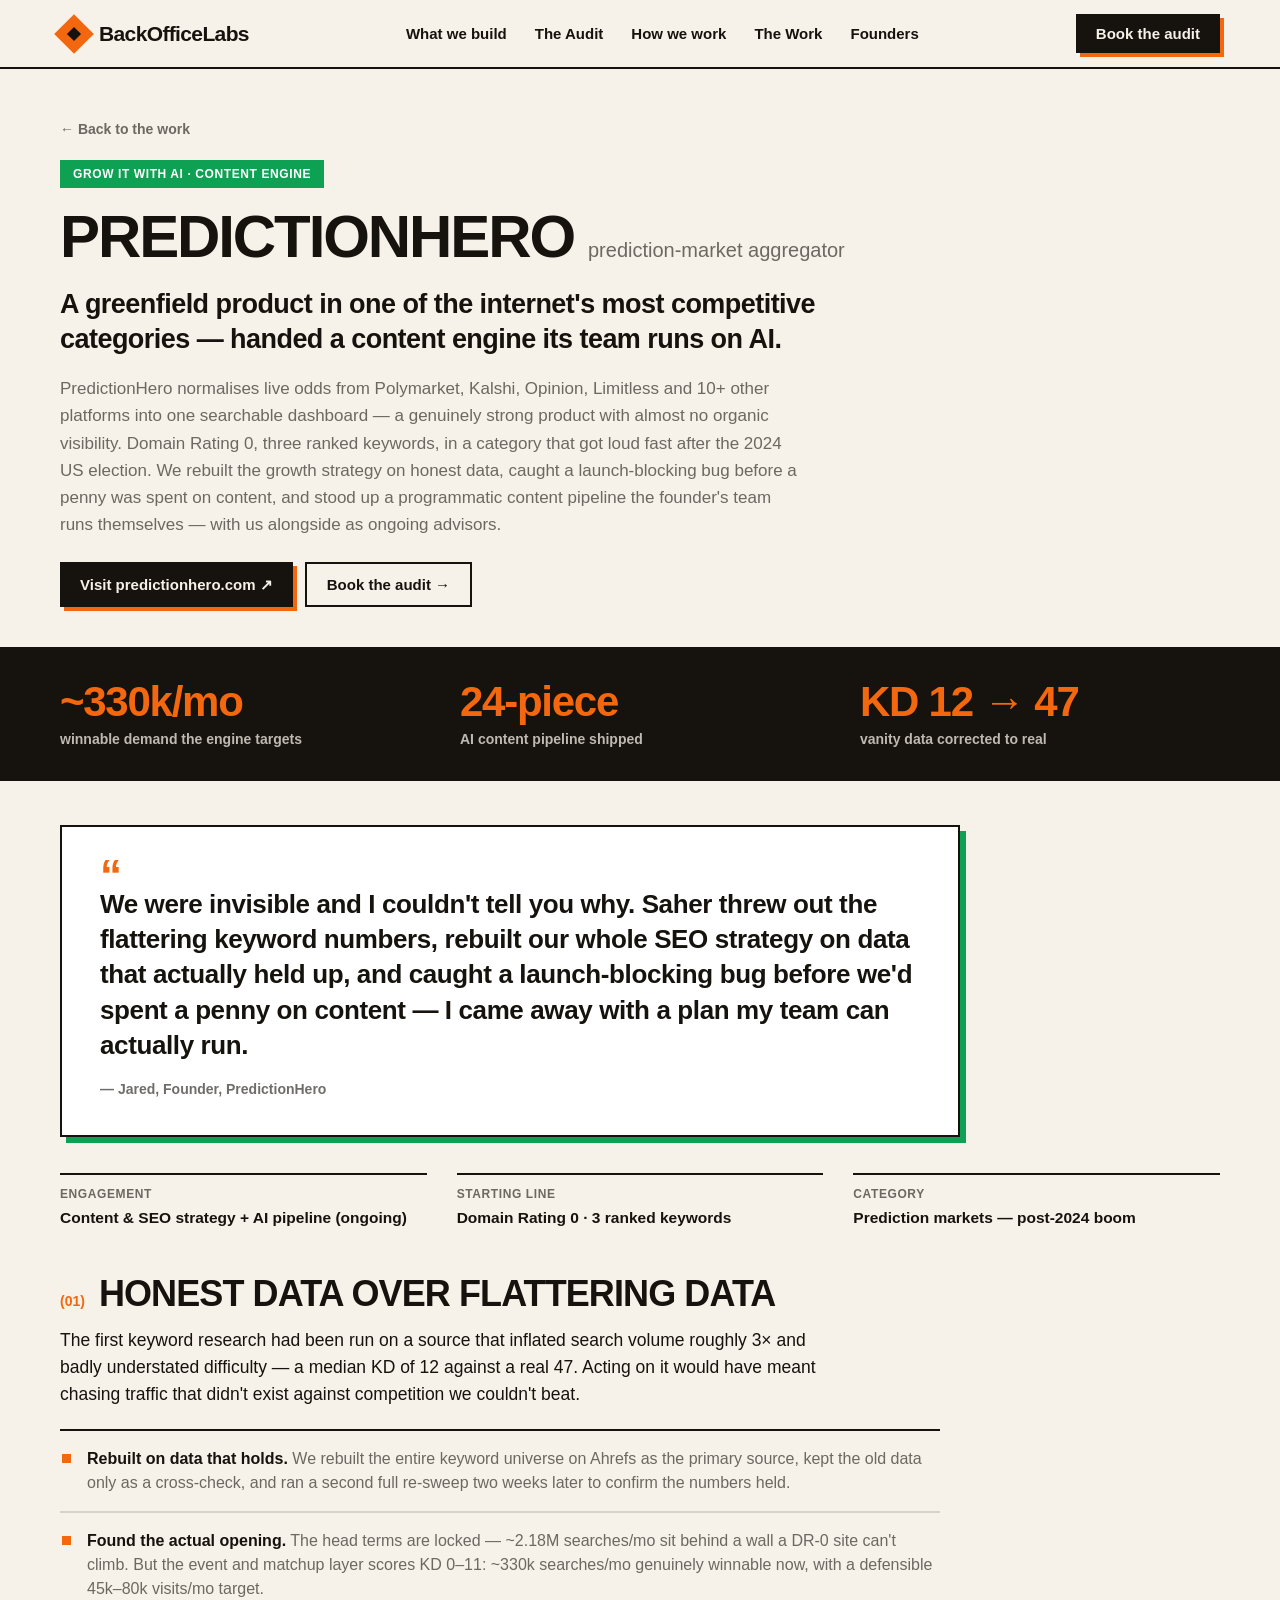
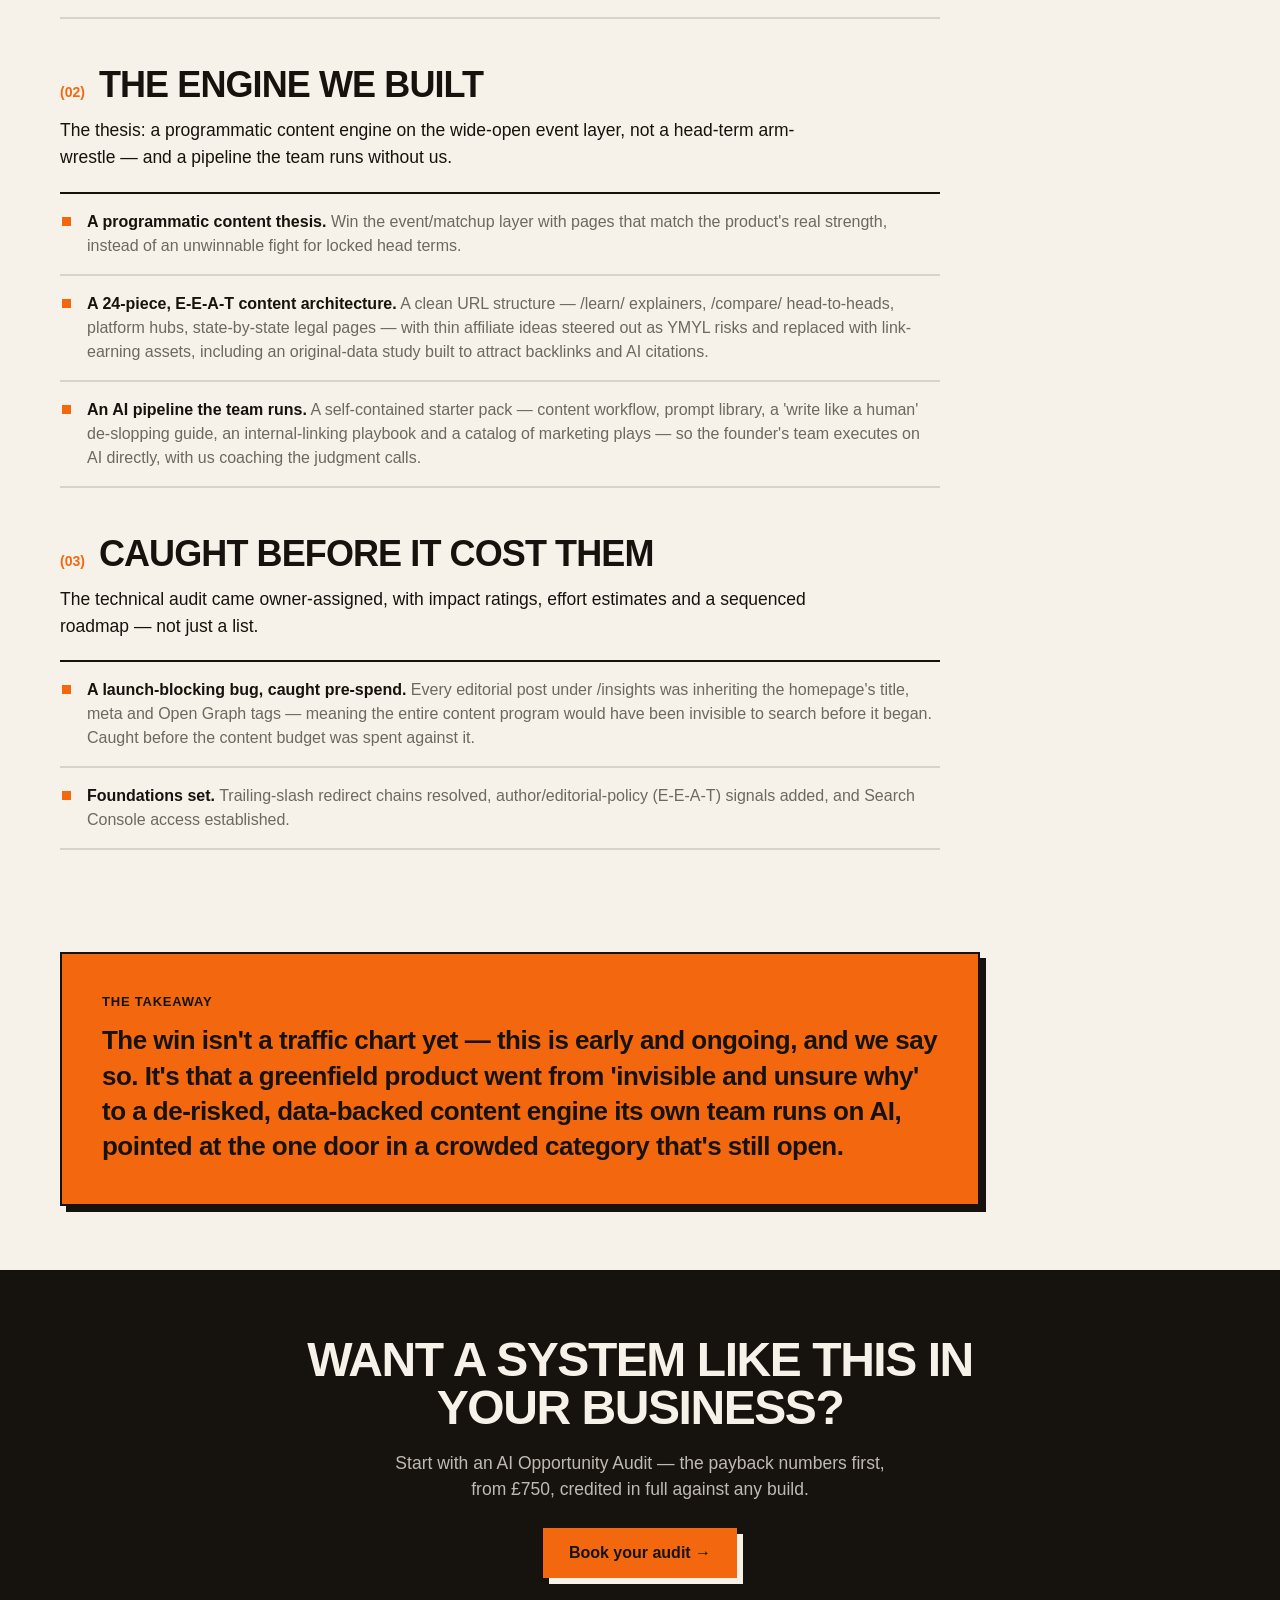
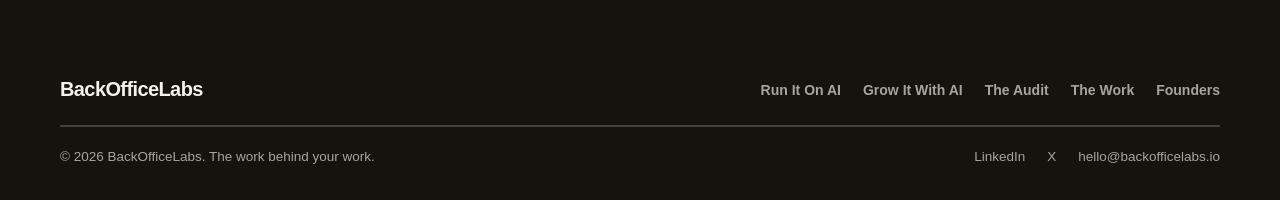
<file: case-studies/predictionhero/index.html>
<!DOCTYPE html>
<html lang="en">
<head>
<meta charset="UTF-8">
<meta name="viewport" content="width=device-width, initial-scale=1.0">
<title>PredictionHero — Case study | BackOfficeLabs</title>
<meta name="description" content="A greenfield prediction-market product handed a content engine its team runs on AI: SEO strategy rebuilt on honest data, a launch-blocking bug caught pre-spend, and a programmatic pipeline aimed at ~330k/mo of winnable demand.">
<meta property="og:type" content="article">
<meta property="og:title" content="PredictionHero — Case study | BackOfficeLabs">
<meta property="og:description" content="A greenfield prediction-market product handed a content engine its team runs on AI: SEO strategy rebuilt on honest data, a launch-blocking bug caught pre-spend, and a programmatic pipeline aimed at ~330k/mo of winnable demand.">
<meta property="og:url" content="https://backofficelabs.io/case-studies/predictionhero/">
<meta property="og:site_name" content="BackOfficeLabs">
<link rel="icon" href="data:image/svg+xml,%3Csvg viewBox='0 0 100 100' xmlns='http://www.w3.org/2000/svg'%3E%3Crect width='100' height='100' rx='16' fill='%23F7F2E9'/%3E%3Crect x='30' y='30' width='40' height='40' fill='oklch(0.68 0.19 45)' transform='rotate(45 50 50)'/%3E%3Crect x='44' y='44' width='12' height='12' fill='%2316130E'/%3E%3C/svg%3E">
<link rel="stylesheet" href="../../styles.css">
</head>
<body>

<!-- ================= NAV ================= -->
<header class="site-header" id="top">
  <input type="checkbox" id="nav-toggle" class="nav-toggle" aria-label="Toggle menu">
  <nav class="container nav">
    <a href="../../" class="brand">
      <span class="brand-mark"><span></span></span>
      <span class="brand-name">BackOfficeLabs</span>
    </a>
    <div class="navlinks">
      <a class="navlink" href="../../#tracks">What we build</a>
      <a class="navlink" href="../../#audit">The Audit</a>
      <a class="navlink" href="../../#process">How we work</a>
      <a class="navlink" href="../../#work">The Work</a>
      <a class="navlink" href="../../#founders">Founders</a>
    </div>
    <a href="../../#contact" class="btn btn-dark nav-cta">Book the audit</a>
    <label for="nav-toggle" class="burger" aria-label="Menu"><span></span><span></span><span></span></label>
  </nav>
  <div class="mobile-menu">
    <a href="../../#tracks">What we build</a>
    <a href="../../#audit">The Audit</a>
    <a href="../../#process">How we work</a>
    <a href="../../#work">The Work</a>
    <a href="../../#founders">Founders</a>
    <a href="../../#contact" class="btn btn-block">Book the audit</a>
  </div>
</header>

<article id="work-prediction-hero" class="cs">
  <div class="container cs-top">
    <a href="../../#work" class="cs-back">← Back to the work</a><br>
    <div class="cs-sector">Grow it with AI · Content engine</div>
    <div class="cs-titlerow">
      <h3>PredictionHero</h3>
      <span class="cs-sub">prediction-market aggregator</span>
    </div>
    <p class="cs-headline">A greenfield product in one of the internet's most competitive categories — handed a content engine its team runs on AI.</p>
    <p class="cs-intro">PredictionHero normalises live odds from Polymarket, Kalshi, Opinion, Limitless and 10+ other platforms into one searchable dashboard — a genuinely strong product with almost no organic visibility. Domain Rating 0, three ranked keywords, in a category that got loud fast after the 2024 US election. We rebuilt the growth strategy on honest data, caught a launch-blocking bug before a penny was spent on content, and stood up a programmatic content pipeline the founder's team runs themselves — with us alongside as ongoing advisors.</p>
    <div class="cs-ctas">
      <a href="https://predictionhero.com" target="_blank" rel="noopener noreferrer" class="btn cs-visit">Visit predictionhero.com ↗</a>
      <a href="../../#contact" class="btn cs-book">Book the audit →</a>
    </div>
  </div>
  <div class="cs-band">
    <div class="container cs-band-inner">
      <div class="cs-metrics">
        <div class="cs-metric"><div class="v">~330k/mo</div><div class="l">winnable demand the engine targets</div></div>
        <div class="cs-metric"><div class="v">24-piece</div><div class="l">AI content pipeline shipped</div></div>
        <div class="cs-metric"><div class="v">KD 12 → 47</div><div class="l">vanity data corrected to real</div></div>
      </div>
    </div>
  </div>
  <div class="container cs-quote">
    <figure>
      <div class="qmark" aria-hidden="true">“</div>
      <blockquote>We were invisible and I couldn't tell you why. Saher threw out the flattering keyword numbers, rebuilt our whole SEO strategy on data that actually held up, and caught a launch-blocking bug before we'd spent a penny on content — I came away with a plan my team can actually run.</blockquote>
      <figcaption>— Jared, Founder, PredictionHero</figcaption>
    </figure>
  </div>
  <div class="container cs-meta">
    <div class="cs-meta-item"><div class="k">Engagement</div><div class="v">Content &amp; SEO strategy + AI pipeline (ongoing)</div></div>
    <div class="cs-meta-item"><div class="k">Starting line</div><div class="v">Domain Rating 0 · 3 ranked keywords</div></div>
    <div class="cs-meta-item"><div class="k">Category</div><div class="v">Prediction markets — post-2024 boom</div></div>
  </div>
  <div class="container cs-body">
    <div class="cs-sec">
      <div class="cs-sec-head"><span class="n">(01)</span><h4>Honest data over flattering data</h4></div>
      <p class="cs-sec-lead">The first keyword research had been run on a source that inflated search volume roughly 3× and badly understated difficulty — a median KD of 12 against a real 47. Acting on it would have meant chasing traffic that didn't exist against competition we couldn't beat.</p>
      <div class="cs-items">
        <div class="cs-item"><span class="sq"></span><p><strong>Rebuilt on data that holds.</strong> We rebuilt the entire keyword universe on Ahrefs as the primary source, kept the old data only as a cross-check, and ran a second full re-sweep two weeks later to confirm the numbers held.</p></div>
        <div class="cs-item"><span class="sq"></span><p><strong>Found the actual opening.</strong> The head terms are locked — ~2.18M searches/mo sit behind a wall a DR-0 site can't climb. But the event and matchup layer scores KD 0–11: ~330k searches/mo genuinely winnable now, with a defensible 45k–80k visits/mo target.</p></div>
      </div>
    </div>
    <div class="cs-sec">
      <div class="cs-sec-head"><span class="n">(02)</span><h4>The engine we built</h4></div>
      <p class="cs-sec-lead">The thesis: a programmatic content engine on the wide-open event layer, not a head-term arm-wrestle — and a pipeline the team runs without us.</p>
      <div class="cs-items">
        <div class="cs-item"><span class="sq"></span><p><strong>A programmatic content thesis.</strong> Win the event/matchup layer with pages that match the product's real strength, instead of an unwinnable fight for locked head terms.</p></div>
        <div class="cs-item"><span class="sq"></span><p><strong>A 24-piece, E-E-A-T content architecture.</strong> A clean URL structure — /learn/ explainers, /compare/ head-to-heads, platform hubs, state-by-state legal pages — with thin affiliate ideas steered out as YMYL risks and replaced with link-earning assets, including an original-data study built to attract backlinks and AI citations.</p></div>
        <div class="cs-item"><span class="sq"></span><p><strong>An AI pipeline the team runs.</strong> A self-contained starter pack — content workflow, prompt library, a 'write like a human' de-slopping guide, an internal-linking playbook and a catalog of marketing plays — so the founder's team executes on AI directly, with us coaching the judgment calls.</p></div>
      </div>
    </div>
    <div class="cs-sec">
      <div class="cs-sec-head"><span class="n">(03)</span><h4>Caught before it cost them</h4></div>
      <p class="cs-sec-lead">The technical audit came owner-assigned, with impact ratings, effort estimates and a sequenced roadmap — not just a list.</p>
      <div class="cs-items">
        <div class="cs-item"><span class="sq"></span><p><strong>A launch-blocking bug, caught pre-spend.</strong> Every editorial post under /insights was inheriting the homepage's title, meta and Open Graph tags — meaning the entire content program would have been invisible to search before it began. Caught before the content budget was spent against it.</p></div>
        <div class="cs-item"><span class="sq"></span><p><strong>Foundations set.</strong> Trailing-slash redirect chains resolved, author/editorial-policy (E-E-A-T) signals added, and Search Console access established.</p></div>
      </div>
    </div>
  </div>
  <div class="container cs-takeaway-wrap">
    <div class="cs-takeaway">
      <div class="tag">The takeaway</div>
      <p>The win isn't a traffic chart yet — this is early and ongoing, and we say so. It's that a greenfield product went from 'invisible and unsure why' to a de-risked, data-backed content engine its own team runs on AI, pointed at the one door in a crowded category that's still open.</p>
    </div>
  </div>
</article>

<!-- ================= CASE STUDY CTA ================= -->
<section class="cs-cta">
  <div class="container cs-cta-inner">
    <h3>Want a system like this in your business?</h3>
    <p>Start with an AI Opportunity Audit — the payback numbers first, from £750, credited in full against any build.</p>
    <a href="../../#contact" class="btn btn-accent">Book your audit →</a>
  </div>
</section>

<!-- ================= FOOTER ================= -->
<footer class="footer">
  <div class="container footer-inner">
    <div class="footer-row">
      <span class="footer-brand">BackOfficeLabs</span>
      <div class="footer-links">
        <a href="../../#tracks">Run It On AI</a>
        <a href="../../#tracks">Grow It With AI</a>
        <a href="../../#audit">The Audit</a>
        <a href="../../#work">The Work</a>
        <a href="../../#founders">Founders</a>
      </div>
    </div>
    <div class="footer-legal">
      <span>© 2026 BackOfficeLabs. The work behind your work.</span>
      <div class="links">
        <a href="#">LinkedIn</a>
        <a href="#">X</a>
        <a href="mailto:hello@backofficelabs.io">hello@backofficelabs.io</a>
      </div>
    </div>
  </div>
</footer>

</body>
</html>
</file>
<file: styles.css>
:root{
  --black:#16130E;
  --paper:#F7F2E9;
  --white:#FFFFFF;
  --accent:oklch(0.68 0.19 45);
  --accent2:oklch(0.62 0.16 152);
  --danger:oklch(0.55 0.19 30);
  --ink60:rgba(22,19,14,0.62);
  --paper65:rgba(247,242,233,0.65);
  --paper75:rgba(247,242,233,0.75);
}
*{box-sizing:border-box;}
html{scroll-behavior:smooth;scroll-padding-top:74px;}
body{margin:0;background:var(--paper);color:var(--black);font-family:'Space Grotesk','Helvetica Neue',Helvetica,Arial,sans-serif;}
a{color:var(--black);}
a:hover{color:var(--accent);}
h1,h2,h3,h4,p{margin:0;}

.container{max-width:1240px;margin:0 auto;padding-left:clamp(20px,5vw,40px);padding-right:clamp(20px,5vw,40px);}
.section{padding-top:clamp(56px,8vw,84px);padding-bottom:clamp(56px,8vw,84px);}
.bt{border-top:2px solid var(--black);}
.h2{font-size:clamp(32px,4.8vw,56px);line-height:0.98;letter-spacing:-0.035em;font-weight:700;text-transform:uppercase;margin:0 0 44px;}

.label{display:flex;align-items:baseline;gap:16px;margin-bottom:12px;}
.label .n{font-size:14px;font-weight:700;color:var(--accent);}
.label .n.invert{color:var(--black);}
.label .t{font-size:14px;font-weight:700;letter-spacing:0.08em;text-transform:uppercase;color:var(--black);}

.btn{transition:transform .15s;text-decoration:none;display:inline-flex;align-items:center;gap:8px;white-space:nowrap;font-weight:700;cursor:pointer;font-family:inherit;}
.btn:hover{transform:translate(-2px,-2px);}
.btn-accent{background:var(--accent);color:var(--black);font-size:16px;padding:16px 26px;box-shadow:6px 6px 0 var(--black);}
.btn-accent:hover{color:var(--black);}
.btn-outline{background:var(--paper);color:var(--black);font-size:16px;padding:16px 20px;border:2px solid var(--black);}
.btn-outline:hover{color:var(--black);}
.btn-dark{background:var(--black);color:var(--paper);font-size:15px;padding:11px 20px;box-shadow:4px 4px 0 var(--accent);}
.btn-dark:hover{color:var(--paper);}
.btn-block{justify-content:center;background:var(--black);color:var(--paper);font-size:14.5px;padding:12px 18px;box-shadow:4px 4px 0 var(--accent);}
.btn-block:hover{color:var(--paper);}

.card{background:var(--white);border:2px solid var(--black);box-shadow:6px 6px 0 var(--black);transition:transform .18s;}
.card:hover{transform:translate(-3px,-3px);}

.grid2{display:grid;grid-template-columns:repeat(2,1fr);gap:22px;}
.grid3{display:grid;grid-template-columns:repeat(3,1fr);gap:22px;}
.steps4{display:grid;grid-template-columns:repeat(4,1fr);gap:18px;}
.split{display:grid;grid-template-columns:0.9fr 1.1fr;gap:clamp(36px,5vw,56px);align-items:start;}
.split-rev{display:grid;grid-template-columns:1fr 1fr;gap:clamp(40px,5vw,64px);align-items:center;}

/* ---------- Nav ---------- */
.site-header{position:sticky;top:0;z-index:60;background:var(--paper);border-bottom:2px solid var(--black);}
.nav{display:flex;align-items:center;justify-content:space-between;padding-top:14px;padding-bottom:14px;}
.brand{display:inline-flex;align-items:center;gap:11px;text-decoration:none;transition:transform .15s;}
.brand:hover{transform:translate(-2px,-2px);color:var(--black);}
.brand-mark{width:28px;height:28px;background:var(--accent);display:flex;align-items:center;justify-content:center;transform:rotate(45deg);flex-shrink:0;}
.brand-mark span{width:10px;height:10px;background:var(--black);}
.brand-name{font-size:21px;font-weight:700;letter-spacing:-0.03em;color:var(--black);}
.navlinks{display:flex;align-items:center;gap:28px;}
.navlink{color:var(--black);text-decoration:none;font-size:15px;font-weight:600;transition:color .2s;}
.navlink:hover{color:var(--accent);}
.nav-toggle{display:none;}
.burger{display:none;background:none;border:2px solid var(--black);width:42px;height:42px;cursor:pointer;flex-direction:column;gap:4px;justify-content:center;align-items:center;padding:0;}
.burger span{width:18px;height:2px;background:var(--black);transition:transform .2s,opacity .2s;}
.mobile-menu{display:none;border-top:2px solid var(--black);background:var(--paper);padding:10px clamp(20px,5vw,40px) 22px;flex-direction:column;gap:4px;}
.mobile-menu a{text-decoration:none;color:var(--black);font-size:18px;font-weight:700;padding:13px 0;border-bottom:2px solid rgba(22,19,14,0.15);}
.mobile-menu .btn-block{border-bottom:none;font-size:16px;padding:14px;margin-top:12px;}
.nav-toggle:checked ~ .mobile-menu{display:flex;}
.nav-toggle:checked ~ .nav .burger span:nth-child(1){transform:translateY(6px) rotate(45deg);}
.nav-toggle:checked ~ .nav .burger span:nth-child(2){opacity:0;}
.nav-toggle:checked ~ .nav .burger span:nth-child(3){transform:translateY(-6px) rotate(-45deg);}

/* ---------- Hero ---------- */
.hero{display:grid;grid-template-columns:1.05fr 0.95fr;gap:clamp(36px,5vw,56px);align-items:center;padding-top:clamp(48px,7vw,70px);padding-bottom:clamp(48px,6vw,64px);}
.hero-badge{display:inline-flex;align-items:center;gap:9px;background:var(--accent2);color:#fff;padding:8px 14px;font-size:12.5px;font-weight:700;letter-spacing:0.05em;margin-bottom:28px;text-transform:uppercase;}
.hero h1{font-size:clamp(40px,5.8vw,72px);line-height:0.98;letter-spacing:-0.04em;font-weight:700;text-transform:uppercase;margin:0 0 24px;}
.hero h1 .accent{color:var(--accent);}
.hero-sub{font-size:clamp(17px,2vw,20px);line-height:1.5;font-weight:500;max-width:520px;margin:0 0 30px;}
.hero-ctas{display:flex;gap:14px;align-items:center;flex-wrap:wrap;}

/* Hero collapse visual */
.collapse{display:flex;align-items:center;gap:0;min-height:300px;position:relative;}
.chipcol{display:flex;flex-direction:column;gap:11px;flex-shrink:0;width:150px;margin-right:10px;}
.toolchip{position:relative;z-index:1;display:inline-flex;align-items:center;gap:8px;align-self:flex-start;white-space:nowrap;font-size:13px;font-weight:600;color:rgba(22,19,14,0.6);background:var(--white);border:2px solid var(--black);padding:7px 12px;box-shadow:3px 3px 0 rgba(22,19,14,0.18);}
.chipdot{width:8px;height:8px;background:var(--accent);flex-shrink:0;}
.cvg{flex:1;min-width:40px;height:260px;margin-right:-2px;}
.osurface{position:relative;z-index:1;flex:0 1 380px;min-width:0;background:var(--white);border:2px solid var(--black);box-shadow:6px 6px 0 var(--black);padding:20px;}
.os-head{display:flex;justify-content:space-between;align-items:center;margin-bottom:14px;gap:8px;}
.os-live{display:inline-flex;align-items:center;gap:7px;font-size:12.5px;font-weight:700;letter-spacing:0.03em;color:var(--ink60);}
.livedot{width:8px;height:8px;background:var(--accent2);}
.os-refresh{display:inline-flex;align-items:center;gap:6px;font-size:11px;font-weight:700;letter-spacing:0.04em;text-transform:uppercase;color:#fff;background:var(--accent2);padding:4px 9px;flex-shrink:0;}
.refreshdot{width:6px;height:6px;background:#fff;}
.osrow{display:flex;align-items:center;gap:12px;padding:13px 2px;}
.osrow + .osrow{border-top:2px solid rgba(22,19,14,0.12);}
.osdot{width:9px;height:9px;flex-shrink:0;}
.ostitle{font-size:14.5px;font-weight:700;color:var(--black);white-space:nowrap;overflow:hidden;text-overflow:ellipsis;flex:1;min-width:0;}
.ostag{display:inline-flex;align-items:center;gap:5px;font-size:11.5px;font-weight:700;padding:4px 9px;flex-shrink:0;white-space:nowrap;}
.tag-risk{color:var(--danger);background:oklch(0.55 0.19 30 / .12);}
.tag-ok{color:var(--accent2);background:oklch(0.62 0.16 152 / .14);}
.tag-mute{color:rgba(22,19,14,0.5);}
@media (prefers-reduced-motion: no-preference){
  .toolchip{opacity:0;animation:drift .6s ease forwards;}
  .livedot{animation:blink 2.4s ease-in-out infinite;}
  .refreshdot{animation:blink 1.6s ease-in-out infinite;}
  .osrow{animation:refresh 7.2s ease-in-out infinite;}
}
@keyframes drift{from{opacity:0;transform:translateX(-10px);}to{opacity:1;transform:none;}}
@keyframes blink{0%,100%{opacity:.35;}50%{opacity:1;}}
@keyframes refresh{0%,6%{background:oklch(0.68 0.19 45 / .12);}18%,100%{background:transparent;}}

/* ---------- Problem / mechanism cards ---------- */
.pcard{padding:clamp(22px,3vw,28px);}
.pcard h3{font-size:21px;font-weight:700;margin:0 0 12px;letter-spacing:-0.02em;}
.pcard p{font-size:16px;line-height:1.5;font-weight:500;color:var(--ink60);}
.closer{font-size:clamp(20px,2.6vw,26px);line-height:1.35;letter-spacing:-0.02em;font-weight:700;margin:44px 0 0;max-width:760px;}

/* ---------- Tracks ---------- */
.track{padding:clamp(24px,3vw,32px);display:flex;flex-direction:column;}
.track-tag{background:var(--black);color:var(--paper);font-size:12.5px;font-weight:700;letter-spacing:0.06em;text-transform:uppercase;padding:5px 11px;}
.track h3{font-size:clamp(26px,3vw,34px);font-weight:700;letter-spacing:-0.03em;text-transform:uppercase;margin:14px 0 10px;}
.track-tagline{font-size:18px;line-height:1.4;font-weight:600;margin:0 0 14px;}
.track-body{font-size:15.5px;line-height:1.5;font-weight:500;color:var(--ink60);margin:0 0 24px;}
.builds{display:flex;flex-direction:column;gap:14px;margin-bottom:18px;}
.build{background:var(--paper);border:2px solid var(--black);padding:18px;}
.build .bname{font-size:17.5px;font-weight:700;letter-spacing:-0.01em;margin-bottom:8px;}
.build p{font-size:14.5px;line-height:1.5;font-weight:500;color:var(--ink60);margin:0 0 10px;}
.build .bmeta{font-size:13.5px;font-weight:700;}
.track-note{font-size:14px;line-height:1.5;font-weight:500;font-style:italic;color:var(--ink60);margin:0 0 22px;}
.track-foot{margin-top:auto;border-top:2px solid var(--black);padding-top:18px;}
.track-foot p{font-size:14.5px;line-height:1.5;color:var(--ink60);font-weight:500;margin:0 0 14px;}
.track-foot .btn-block{display:flex;}

/* ---------- Audit ---------- */
.audit-lede{font-size:clamp(19px,2.2vw,23px);line-height:1.35;font-weight:600;margin:0 0 22px;}
.audit-p{font-size:16.5px;line-height:1.55;font-weight:500;color:var(--ink60);margin:0 0 18px;}
.audit-price{font-size:16px;line-height:1.55;font-weight:500;margin:0 0 28px;}
.audit-price .muted{color:var(--ink60);}
.audit-box{background:var(--white);border:2px solid var(--black);box-shadow:6px 6px 0 var(--black);padding:clamp(22px,3vw,28px);margin-bottom:24px;}
.audit-box-tag{font-size:13px;font-weight:700;letter-spacing:0.08em;text-transform:uppercase;margin-bottom:16px;display:inline-block;background:var(--accent);padding:5px 11px;}
.audit-item{display:flex;gap:14px;padding:15px 0;}
.audit-item + .audit-item{border-top:2px solid rgba(22,19,14,0.12);}
.audit-item .num{font-size:14px;font-weight:700;color:var(--accent);flex-shrink:0;margin-top:2px;}
.audit-item .it{font-size:16.5px;font-weight:700;letter-spacing:-0.01em;margin-bottom:3px;}
.audit-item .id{font-size:15px;line-height:1.5;font-weight:500;color:var(--ink60);}
.audit-callout{background:var(--black);color:var(--paper);padding:22px clamp(20px,3vw,26px);box-shadow:6px 6px 0 var(--accent);}
.audit-callout p{font-size:16.5px;line-height:1.55;font-weight:500;color:rgba(247,242,233,0.8);}
.audit-callout strong{font-weight:700;color:var(--accent);}

/* ---------- Process ---------- */
.process{background:var(--accent);border-top:2px solid var(--black);}
.step{background:var(--black);color:var(--paper);padding:26px;min-height:210px;display:flex;flex-direction:column;}
.step .num{font-size:14px;font-weight:700;color:var(--accent);margin-bottom:auto;}
.step h3{font-size:25px;font-weight:700;margin:20px 0 10px;letter-spacing:-0.02em;}
.step p{font-size:15px;line-height:1.45;font-weight:500;color:var(--paper75);}
.process-closer{font-size:17.5px;line-height:1.5;font-weight:600;margin:44px 0 0;padding-top:26px;border-top:2px solid var(--black);max-width:640px;}

/* ---------- Mechanism ---------- */
.mech-lede{font-size:17px;line-height:1.55;font-weight:500;color:var(--ink60);margin:0 0 44px;max-width:540px;}

/* ---------- Work cards ---------- */
.wcard{padding:clamp(24px,3vw,30px);display:flex;flex-direction:column;}
.wcard h3{font-size:24px;font-weight:700;letter-spacing:-0.02em;}
.wcard .wsub{font-size:14px;font-weight:500;color:var(--ink60);}
.wlink{font-size:13.5px;font-weight:700;color:var(--black);text-decoration:none;display:inline-flex;align-items:center;gap:5px;margin-top:12px;align-self:flex-start;border-bottom:2px solid var(--accent);padding-bottom:1px;}
.wconf{font-size:12.5px;font-weight:600;color:var(--ink60);margin-top:12px;display:inline-flex;align-items:center;gap:7px;}
.wconf .dot{width:7px;height:7px;background:var(--ink60);display:inline-block;}
.wresult{font-size:15.5px;line-height:1.5;font-weight:500;color:var(--ink60);margin:18px 0 20px;}
.wmetrics{display:flex;border:2px solid var(--black);margin-bottom:18px;}
.wmetric{flex:1;min-width:0;padding:12px;background:var(--paper);}
.wmetric + .wmetric{border-left:2px solid var(--black);}
.wmetric .v{font-size:19px;font-weight:700;letter-spacing:-0.02em;line-height:1.05;}
.wmetric .l{font-size:11px;font-weight:600;color:var(--ink60);margin-top:4px;line-height:1.25;}
.wchips{display:flex;gap:8px;flex-wrap:wrap;margin-bottom:22px;}
.wchip{font-size:12.5px;font-weight:700;color:var(--black);border:2px solid var(--black);padding:5px 10px;}
.chip-a{background:oklch(0.68 0.19 45 / 0.18);}
.chip-b{background:oklch(0.62 0.16 152 / 0.16);}
.wfoot{margin-top:auto;display:flex;flex-direction:column;}
.wquote{border-left:3px solid var(--accent);padding-left:14px;margin-bottom:18px;}
.wquote p{font-size:14.5px;line-height:1.5;font-style:italic;font-weight:500;}
.wquote .attr{font-size:12px;font-weight:700;color:var(--ink60);margin-top:10px;}
.wfoot .btn-block{display:flex;font-size:15px;padding:13px 18px;}
.work-disclaimer{font-size:13.5px;line-height:1.6;font-weight:500;color:var(--ink60);margin:28px 0 0;max-width:820px;}

/* ---------- Case studies (full) ---------- */
/* Each case study is its own page under /case-studies/<slug>/, so the
   article renders normally here. */
.cs{display:block;}
.cs-top{padding-top:clamp(30px,4vw,52px);padding-bottom:clamp(28px,4vw,40px);}
.cs-back{font-size:14px;font-weight:700;color:var(--ink60);text-decoration:none;}
.cs-sector{display:inline-flex;align-items:center;gap:9px;background:var(--accent2);color:#fff;padding:7px 13px;font-size:12px;font-weight:700;letter-spacing:0.05em;text-transform:uppercase;margin:22px 0 20px;}
.cs-titlerow{display:flex;align-items:baseline;gap:14px;flex-wrap:wrap;}
.cs-titlerow h3{font-size:clamp(34px,5vw,60px);line-height:0.98;letter-spacing:-0.035em;font-weight:700;text-transform:uppercase;}
.cs-titlerow .cs-sub{font-size:clamp(16px,2vw,20px);font-weight:500;color:var(--ink60);}
.cs-headline{font-size:clamp(19px,2.4vw,27px);line-height:1.3;letter-spacing:-0.02em;font-weight:700;max-width:840px;margin:20px 0 0;}
.cs-intro{font-size:17px;line-height:1.6;font-weight:500;color:var(--ink60);max-width:740px;margin:18px 0 0;}
.cs-ctas{display:flex;gap:12px;flex-wrap:wrap;margin-top:24px;}
.cs-visit{background:var(--black);color:var(--paper);font-size:15px;padding:12px 20px;box-shadow:4px 4px 0 var(--accent);}
.cs-visit:hover{color:var(--paper);}
.cs-book{background:var(--paper);color:var(--black);border:2px solid var(--black);font-size:15px;padding:12px 20px;}
.cs-band{background:var(--black);color:var(--paper);border-top:2px solid var(--black);border-bottom:2px solid var(--black);}
.cs-band-inner{padding-top:32px;padding-bottom:32px;}
.cs-metrics{display:grid;grid-template-columns:repeat(3,1fr);gap:clamp(18px,4vw,40px);}
.cs-metric .v{font-size:clamp(26px,3.4vw,42px);font-weight:700;letter-spacing:-0.03em;color:var(--accent);line-height:1;}
.cs-metric .l{font-size:14px;font-weight:600;color:var(--paper75);margin-top:8px;}
.cs-quote{padding-top:clamp(30px,4vw,44px);padding-bottom:4px;}
.cs-quote figure{margin:0;background:var(--white);border:2px solid var(--black);box-shadow:6px 6px 0 var(--accent2);padding:clamp(24px,3.5vw,38px);max-width:900px;}
.cs-quote .qmark{font-size:44px;font-weight:700;color:var(--accent);line-height:0.5;height:22px;}
.cs-quote blockquote{margin:0;font-size:clamp(19px,2.4vw,26px);line-height:1.35;letter-spacing:-0.015em;font-weight:700;}
.cs-quote figcaption{margin-top:18px;font-size:14px;font-weight:700;color:var(--ink60);}
.cs-meta{display:grid;grid-template-columns:repeat(3,1fr);gap:clamp(16px,3vw,30px);padding-top:32px;}
.cs-meta-item{border-top:2px solid var(--black);padding-top:12px;}
.cs-meta-item .k{font-size:12px;font-weight:700;letter-spacing:0.05em;text-transform:uppercase;color:var(--ink60);}
.cs-meta-item .v{font-size:15.5px;font-weight:600;margin-top:6px;line-height:1.4;}
.cs-body{padding-top:clamp(30px,4vw,48px);padding-bottom:clamp(16px,2vw,24px);}
.cs-sec{margin-bottom:clamp(30px,4vw,48px);max-width:880px;}
.cs-sec-head{display:flex;align-items:baseline;gap:14px;margin-bottom:14px;}
.cs-sec-head .n{font-size:14px;font-weight:700;color:var(--accent);}
.cs-sec-head h4{font-size:clamp(24px,3vw,36px);font-weight:700;letter-spacing:-0.025em;text-transform:uppercase;margin:0;line-height:1.02;}
.cs-sec-lead{font-size:17.5px;line-height:1.55;font-weight:500;margin:0 0 20px;max-width:780px;}
.cs-items{border-top:2px solid var(--black);}
.cs-item{display:flex;gap:16px;padding:16px 2px;border-bottom:2px solid rgba(22,19,14,0.14);}
.cs-item .sq{width:9px;height:9px;background:var(--accent);flex-shrink:0;margin-top:7px;}
.cs-item p{font-size:16px;line-height:1.5;font-weight:500;color:var(--ink60);}
.cs-item strong{font-weight:700;color:var(--black);}
.cs-tablewrap{max-width:780px;margin-top:4px;overflow-x:auto;}
.cs-table{width:100%;border-collapse:collapse;border:2px solid var(--black);font-size:15px;}
.cs-table th{text-align:left;font-weight:700;padding:12px 14px;background:var(--black);color:var(--paper);}
.cs-table th + th{border-left:2px solid var(--paper);}
.cs-table tr{border-top:2px solid var(--black);}
.cs-table td{padding:11px 14px;font-weight:700;}
.cs-table td:first-child{font-weight:600;}
.cs-table td + td{border-left:2px solid rgba(22,19,14,0.15);}
.cs-takeaway-wrap{padding-top:clamp(20px,3vw,30px);padding-bottom:clamp(40px,6vw,64px);}
.cs-takeaway{background:var(--accent);border:2px solid var(--black);box-shadow:6px 6px 0 var(--black);padding:clamp(26px,4vw,40px);max-width:920px;}
.cs-takeaway .tag{font-size:13px;font-weight:700;letter-spacing:0.06em;text-transform:uppercase;margin-bottom:14px;}
.cs-takeaway p{font-size:clamp(19px,2.4vw,26px);line-height:1.35;letter-spacing:-0.02em;font-weight:700;}
.cs-cta{background:var(--black);color:var(--paper);border-top:2px solid var(--black);}
.cs-cta-inner{padding-top:clamp(44px,6vw,64px);padding-bottom:clamp(44px,6vw,64px);text-align:center;}
.cs-cta h3{font-size:clamp(28px,4vw,48px);line-height:1;letter-spacing:-0.03em;font-weight:700;text-transform:uppercase;margin:0 auto 18px;color:var(--paper);max-width:780px;}
.cs-cta p{font-size:17.5px;line-height:1.5;font-weight:500;color:var(--paper75);max-width:520px;margin:0 auto 26px;}
.cs-cta .btn-accent{box-shadow:6px 6px 0 var(--paper);}

/* ---------- Founders ---------- */
.founders{background:var(--black);color:var(--paper);border-top:2px solid var(--black);}
.founders .label .t{color:var(--paper);}
.founders .h2{color:var(--paper);}
.fcard{background:var(--paper);color:var(--black);border:2px solid var(--black);box-shadow:6px 6px 0 var(--accent);padding:clamp(24px,3vw,30px);display:flex;flex-direction:column;gap:16px;}
.fhead{display:flex;align-items:center;gap:16px;}
.fmark{width:64px;height:64px;flex-shrink:0;border:2px solid var(--black);background:var(--accent);display:flex;align-items:center;justify-content:center;font-size:30px;font-weight:700;color:var(--black);}
.fname{font-size:27px;font-weight:700;letter-spacing:-0.02em;}
.frole{font-size:13px;font-weight:700;color:oklch(0.55 0.17 45);margin-top:2px;letter-spacing:0.02em;}
.fbio{font-size:15.5px;line-height:1.55;font-weight:500;color:var(--ink60);}
.founders-closer{font-size:clamp(19px,2.4vw,24px);line-height:1.35;letter-spacing:-0.02em;font-weight:700;margin:44px 0 0;max-width:760px;color:var(--paper);}

/* ---------- FAQ ---------- */
.faq-lede{font-size:16.5px;line-height:1.55;font-weight:500;color:var(--ink60);margin:0 0 16px;max-width:380px;}
.faq-ask{color:var(--black);font-size:15px;padding:10px 16px;border:2px solid var(--black);background:var(--paper);}
.faq{display:flex;flex-direction:column;border-top:2px solid var(--black);}
.faq details{border-bottom:2px solid var(--black);}
.faq summary{display:flex;align-items:center;gap:18px;cursor:pointer;padding:22px 4px;list-style:none;}
.faq summary::-webkit-details-marker{display:none;}
.faq summary .num{font-size:14px;font-weight:700;color:var(--accent);flex-shrink:0;}
.faq summary .q{font-size:clamp(17px,2vw,19px);font-weight:700;letter-spacing:-0.01em;flex:1;}
.faq summary .plus{flex-shrink:0;width:28px;height:28px;border:2px solid var(--black);background:var(--paper);display:flex;align-items:center;justify-content:center;font-size:18px;font-weight:700;transition:transform .25s,background .25s;}
.faq details[open] summary .plus{background:var(--accent);transform:rotate(45deg);}
.faq .a{font-size:16.5px;line-height:1.6;font-weight:500;color:var(--ink60);padding:0 46px 26px 36px;max-width:660px;}

/* ---------- Contact ---------- */
.contact{background:var(--accent);border-top:2px solid var(--black);}
.contact h2{font-size:clamp(36px,5vw,64px);line-height:0.96;letter-spacing:-0.04em;font-weight:700;text-transform:uppercase;margin:0 0 20px;}
.contact-lede{font-size:18px;line-height:1.5;font-weight:500;max-width:460px;}
.cform{background:var(--paper);border:2px solid var(--black);box-shadow:6px 6px 0 var(--black);padding:clamp(22px,4vw,30px);display:flex;flex-direction:column;gap:14px;}
.cform label{display:flex;flex-direction:column;gap:6px;font-size:13px;font-weight:700;letter-spacing:0.04em;text-transform:uppercase;}
.cform label .opt{opacity:0.55;text-transform:none;letter-spacing:0;}
.cform input,.cform textarea{background:var(--white);border:2px solid var(--black);padding:12px 14px;font-size:15px;color:var(--black);outline:none;font-family:inherit;font-weight:500;width:100%;}
.cform ::placeholder{color:rgba(22,19,14,0.4);}
.cform textarea{resize:vertical;line-height:1.5;}
.cform button{justify-content:center;background:var(--black);color:var(--paper);font-size:16px;padding:15px;border:none;margin-top:4px;box-shadow:4px 4px 0 var(--accent2);display:flex;}
.cform .fine{font-size:12.5px;font-weight:600;color:var(--ink60);text-align:center;}
.cform .direct{font-size:13.5px;font-weight:600;color:var(--ink60);text-align:center;}
.cform .direct a{font-weight:700;}

/* ---------- Footer ---------- */
.footer{background:var(--black);color:var(--paper65);}
.footer-inner{padding-top:36px;padding-bottom:36px;display:flex;flex-direction:column;gap:24px;}
.footer-row{display:flex;justify-content:space-between;align-items:center;flex-wrap:wrap;gap:20px;}
.footer-brand{font-size:20px;font-weight:700;color:var(--paper);letter-spacing:-0.03em;}
.footer-links{display:flex;gap:22px;font-size:14px;font-weight:600;flex-wrap:wrap;}
.footer-links a{color:var(--paper65);text-decoration:none;}
.footer-links a:hover{color:var(--accent);}
.footer-legal{display:flex;justify-content:space-between;align-items:center;flex-wrap:wrap;gap:16px;border-top:2px solid rgba(247,242,233,0.2);padding-top:22px;font-size:13.5px;font-weight:500;}
.footer-legal .links{display:flex;gap:22px;flex-wrap:wrap;}
.footer-legal a{color:var(--paper65);text-decoration:none;}
.footer-legal a:hover{color:var(--accent);}

/* ---------- Responsive ---------- */
@media(max-width:1024px){.hero{grid-template-columns:1fr;}}
@media(max-width:900px){
  .split,.split-rev{grid-template-columns:1fr;}
  .grid3{grid-template-columns:1fr;}
  .steps4{grid-template-columns:1fr;}
}
@media(max-width:760px){
  .navlinks{display:none;}
  .nav-cta{display:none;}
  .burger{display:flex;}
  .grid2{grid-template-columns:1fr;}
  .cs-meta{grid-template-columns:1fr;}
}
@media(max-width:640px){
  .collapse{flex-direction:column;align-items:stretch;gap:0;min-height:0;}
  .chipcol{flex-direction:row;flex-wrap:wrap;width:auto;margin-right:0;gap:8px;}
  .toolchip{font-size:12.5px;padding:6px 10px;margin-left:0 !important;}
  .cvg{display:none;flex:none;}
  .osurface{flex:0 0 auto;width:100%;padding:16px;margin-top:54px;box-shadow:4px 4px 0 var(--black);}
  .osrow{padding:11px 2px;}
  .ostag{font-size:10.5px;padding:3px 7px;}
  .cs-metrics{grid-template-columns:1fr;gap:18px;}
}
</file>
